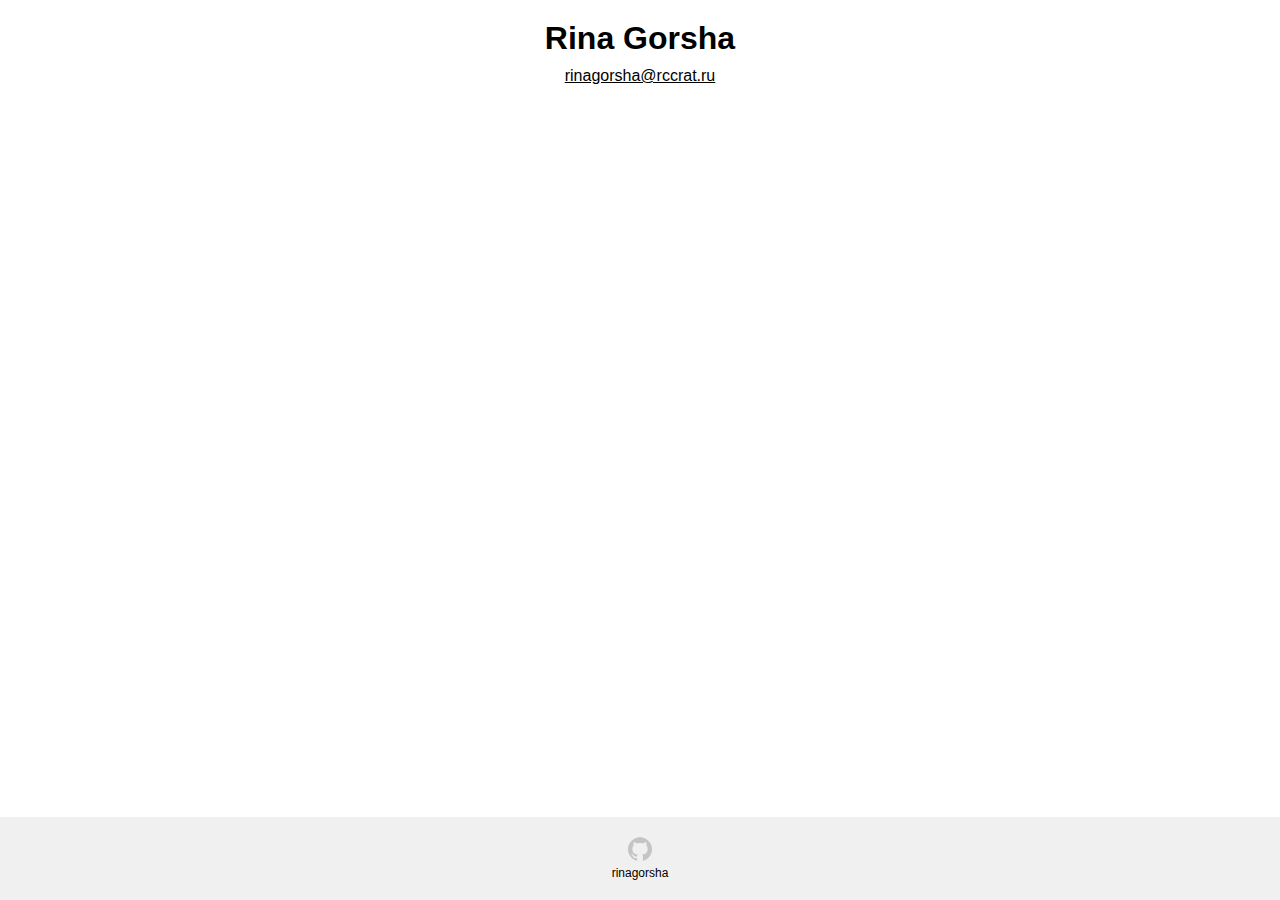
<file: index.html>
<html>

<head>
    <meta charset="UTF-8">
    <title>Pure CSS Tic-Tac-Toe</title>
    <meta name="viewport" content="width=device-width, initial-scale=1.0, maximum-scale=1.0, user-scalable=no">
    <link rel="stylesheet" href="/css/reset.css">
    <link rel="stylesheet" href="/css/style.css">
</head>

<body cz-shortcut-listen="true">
    <div class="canvas">
        <main class="main text-center">
            <h1 class="main-title">Rina Gorsha</h1>
            <a href="mailto:rinagorsha@rccrat.ru">rinagorsha@rccrat.ru</a>
        </main>
        <footer class="footer">
            <a href="https://github.com/rinagorsha/" title="show on github" class="contacts-item">
                <svg xmlns="http://www.w3.org/2000/svg" xmlns:xlink="http://www.w3.org/1999/xlink" viewBox="0 0 438.549 438.549" class="contacts-item__icon">
                    <path d="M409.132,114.573c-19.608-33.596-46.205-60.194-79.798-79.8C295.736,15.166,259.057,5.365,219.271,5.365   c-39.781,0-76.472,9.804-110.063,29.408c-33.596,19.605-60.192,46.204-79.8,79.8C9.803,148.168,0,184.854,0,224.63   c0,47.78,13.94,90.745,41.827,128.906c27.884,38.164,63.906,64.572,108.063,79.227c5.14,0.954,8.945,0.283,11.419-1.996   c2.475-2.282,3.711-5.14,3.711-8.562c0-0.571-0.049-5.708-0.144-15.417c-0.098-9.709-0.144-18.179-0.144-25.406l-6.567,1.136   c-4.187,0.767-9.469,1.092-15.846,1c-6.374-0.089-12.991-0.757-19.842-1.999c-6.854-1.231-13.229-4.086-19.13-8.559   c-5.898-4.473-10.085-10.328-12.56-17.556l-2.855-6.57c-1.903-4.374-4.899-9.233-8.992-14.559   c-4.093-5.331-8.232-8.945-12.419-10.848l-1.999-1.431c-1.332-0.951-2.568-2.098-3.711-3.429c-1.142-1.331-1.997-2.663-2.568-3.997   c-0.572-1.335-0.098-2.43,1.427-3.289c1.525-0.859,4.281-1.276,8.28-1.276l5.708,0.853c3.807,0.763,8.516,3.042,14.133,6.851   c5.614,3.806,10.229,8.754,13.846,14.842c4.38,7.806,9.657,13.754,15.846,17.847c6.184,4.093,12.419,6.136,18.699,6.136   c6.28,0,11.704-0.476,16.274-1.423c4.565-0.952,8.848-2.383,12.847-4.285c1.713-12.758,6.377-22.559,13.988-29.41   c-10.848-1.14-20.601-2.857-29.264-5.14c-8.658-2.286-17.605-5.996-26.835-11.14c-9.235-5.137-16.896-11.516-22.985-19.126   c-6.09-7.614-11.088-17.61-14.987-29.979c-3.901-12.374-5.852-26.648-5.852-42.826c0-23.035,7.52-42.637,22.557-58.817   c-7.044-17.318-6.379-36.732,1.997-58.24c5.52-1.715,13.706-0.428,24.554,3.853c10.85,4.283,18.794,7.952,23.84,10.994   c5.046,3.041,9.089,5.618,12.135,7.708c17.705-4.947,35.976-7.421,54.818-7.421s37.117,2.474,54.823,7.421l10.849-6.849   c7.419-4.57,16.18-8.758,26.262-12.565c10.088-3.805,17.802-4.853,23.134-3.138c8.562,21.509,9.325,40.922,2.279,58.24   c15.036,16.18,22.559,35.787,22.559,58.817c0,16.178-1.958,30.497-5.853,42.966c-3.9,12.471-8.941,22.457-15.125,29.979   c-6.191,7.521-13.901,13.85-23.131,18.986c-9.232,5.14-18.182,8.85-26.84,11.136c-8.662,2.286-18.415,4.004-29.263,5.146   c9.894,8.562,14.842,22.077,14.842,40.539v60.237c0,3.422,1.19,6.279,3.572,8.562c2.379,2.279,6.136,2.95,11.276,1.995   c44.163-14.653,80.185-41.062,108.068-79.226c27.88-38.161,41.825-81.126,41.825-128.906   C438.536,184.851,428.728,148.168,409.132,114.573z"/>
                </svg>
            </a>
            <div class="author">rinagorsha</div>
        </footer>
    </div>
</body>

</html>
</file>
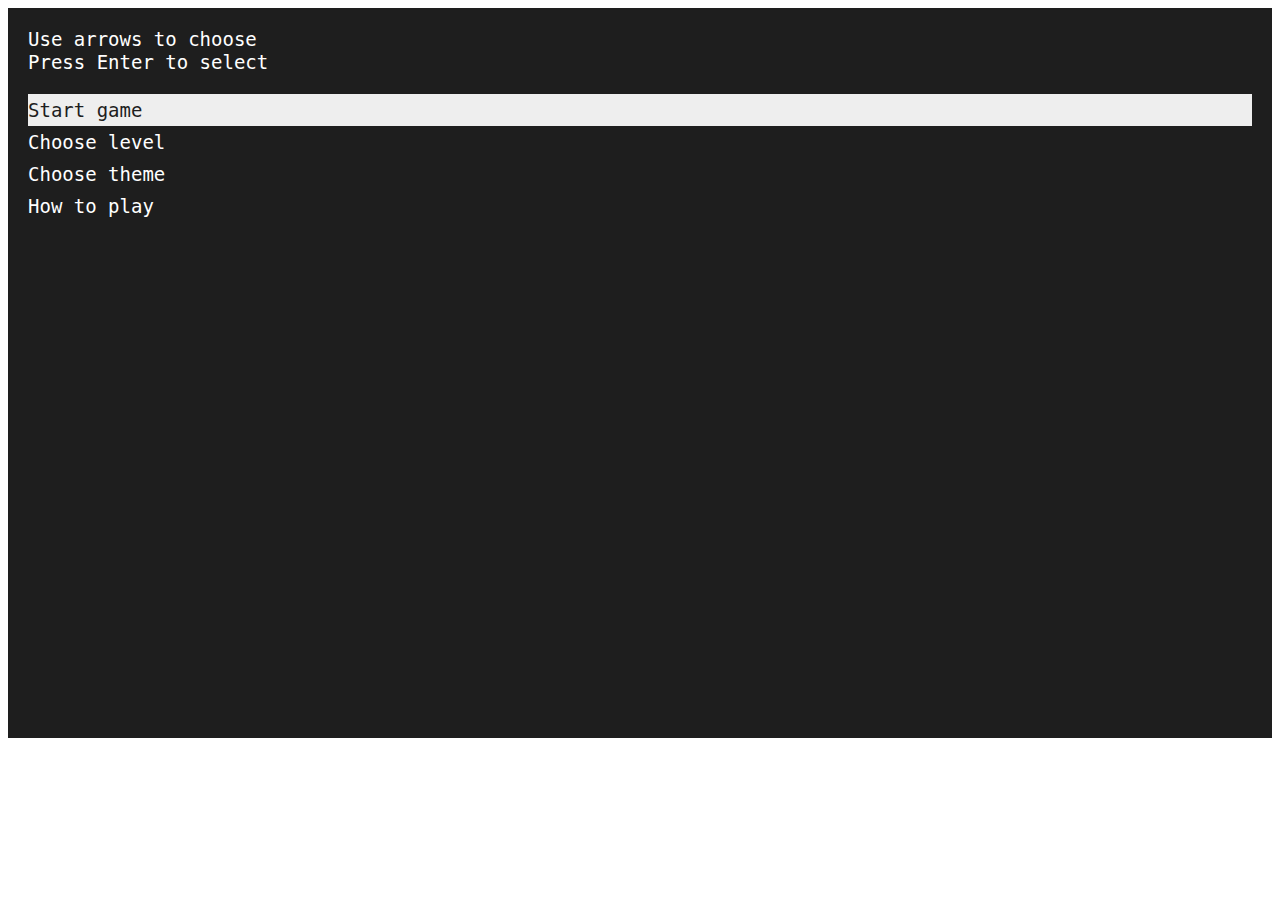
<file: sokoban/index.html>
<!DOCTYPE html>
<html>
  <head>
    <meta charset="UTF-8">
    <title>Sokoban</title>
    <meta name="viewport" content="width=device-width, initial-scale=1.0, maximum-scale=1.0, user-scalable=no">
    <link rel="shortcut icon" type="image/x-icon" href="images/favicon.ico">
    <link rel="stylesheet" href="css/all.css">
  </head>
  <body>
    <div class="console" data-console>
      <div class="console__screen" data-screen="mainmenu">
        <div class="console__title">Use arrows to choose<br>Press Enter to select</div>
        <div class="menu" data-menu="main">
          <div class="menu__item" data-action="game" data-level="1">Start game</div>
          <div class="menu__item" data-action="levels">Choose level</div>
          <div class="menu__item" data-action="theme">Choose theme</div>
          <div class="menu__item" data-action="info">How to play</div>
        </div>
      </div>
      <div class="console__screen hidden" data-screen="levels">
        <div class="console__title">Use arrows to choose<br>Press Enter to select</div>
        <div class="menu" data-menu="levels">
          <div class="menu__item" data-level="1" data-action="game">1</div>
          <div class="menu__item" data-level="2" data-action="game">2</div>
          <div class="menu__item" data-level="3" data-action="game">3</div>
          <div class="menu__item" data-level="4" data-action="game">4</div>
          <div class="menu__item" data-level="5" data-action="game">5</div>
          <div class="menu__item" data-level="6" data-action="game">6</div>
          <div class="menu__item" data-level="7" data-action="game">7</div>
          <div class="menu__item" data-level="8" data-action="game">8</div>
          <div class="menu__item" data-level="9" data-action="game">9</div>
          <div class="menu__item" data-level="10" data-action="game">10</div>
          <div class="menu__item" data-level="11" data-action="game">11</div>
          <div class="menu__item" data-level="12" data-action="game">12</div>
          <div class="menu__item" data-level="13" data-action="game">13</div>
          <div class="menu__item" data-level="14" data-action="game">14</div>
          <div class="menu__item" data-level="15" data-action="game">15</div>
          <div class="menu__item" data-level="16" data-action="game">16</div>
          <div class="menu__item" data-level="17" data-action="game">17</div>
          <div class="menu__item" data-level="18" data-action="game">18</div>
          <div class="menu__item" data-level="19" data-action="game">19</div>
          <div class="menu__item" data-level="20" data-action="game">20</div>
          <div class="menu__item" data-level="21" data-action="game">21</div>
          <div class="menu__item" data-level="22" data-action="game">22</div>
          <div class="menu__item" data-level="23" data-action="game">23</div>
          <div class="menu__item" data-level="24" data-action="game">24</div>
          <div class="menu__item" data-level="25" data-action="game">25</div>
          <div class="menu__item" data-level="26" data-action="game">26</div>
          <div class="menu__item" data-level="27" data-action="game">27</div>
          <div class="menu__item" data-level="28" data-action="game">28</div>
          <div class="menu__item" data-level="29" data-action="game">29</div>
          <div class="menu__item" data-level="30" data-action="game">30</div>
          <div class="menu__item" data-level="31" data-action="game">31</div>
          <div class="menu__item" data-level="32" data-action="game">32</div>
          <div class="menu__item" data-level="33" data-action="game">33</div>
          <div class="menu__item" data-level="34" data-action="game">34</div>
          <div class="menu__item" data-level="35" data-action="game">35</div>
          <div class="menu__item" data-level="36" data-action="game">36</div>
          <div class="menu__item" data-level="37" data-action="game">37</div>
          <div class="menu__item" data-level="38" data-action="game">38</div>
          <div class="menu__item" data-level="39" data-action="game">39</div>
          <div class="menu__item" data-level="40" data-action="game">40</div>
          <div class="menu__item" data-level="41" data-action="game">41</div>
          <div class="menu__item" data-level="42" data-action="game">42</div>
          <div class="menu__item" data-level="43" data-action="game">43</div>
          <div class="menu__item" data-level="44" data-action="game">44</div>
          <div class="menu__item" data-level="45" data-action="game">45</div>
          <div class="menu__item" data-level="46" data-action="game">46</div>
          <div class="menu__item" data-level="47" data-action="game">47</div>
          <div class="menu__item" data-level="48" data-action="game">48</div>
          <div class="menu__item" data-level="49" data-action="game">49</div>
          <div class="menu__item" data-level="50" data-action="game">50</div>
          <div class="menu__item" data-level="51" data-action="game">51</div>
          <div class="menu__item" data-level="52" data-action="game">52</div>
          <div class="menu__item" data-level="53" data-action="game">53</div>
          <div class="menu__item" data-level="54" data-action="game">54</div>
          <div class="menu__item" data-level="55" data-action="game">55</div>
          <div class="menu__item" data-level="56" data-action="game">56</div>
          <div class="menu__item" data-level="57" data-action="game">57</div>
          <div class="menu__item" data-level="58" data-action="game">58</div>
          <div class="menu__item" data-level="59" data-action="game">59</div>
          <div class="menu__item" data-level="60" data-action="game">60</div>
        </div>
      </div>
      <div class="console__screen hidden" data-screen="theme">
        <div class="console__title">Use arrows to choose<br>Press Enter to select</div>
        <div class="menu" data-menu="theme">
          <div class="menu__item" data-action="mainmenu" data-theme="symbols">Symbols @</div>
          <div class="menu__item" data-action="mainmenu" data-theme="programer">
            Programmer
             <span class="icon">&#x0055;</span>
          </div>
          <div class="menu__item" data-action="mainmenu" data-theme="christmas">
            Christmas
             <span class="icon">&#x0047;</span>
          </div>
          <div class="menu__item" data-action="mainmenu" data-theme="postman">
            Postman
             <span class="icon">&#x0052;</span>
          </div>
          <div class="menu__item" data-action="mainmenu" data-theme="farm">
            Farm
             <span class="icon">&#x004e;</span>
          </div>
          <div class="menu__item" data-action="mainmenu" data-theme="ufo">
            UFO
             <span class="icon">&#x004f;</span>
          </div>
        </div>
      </div>
      <div class="console__screen hidden" data-screen="info">
        <div class="console__title">Press Esc to exit to menu</div>
        <div>
          The player may move horizontally or vertically onto empty squares. The player can also move a box.
          Boxes may not be pushed into other boxes, and they cannot be pulled.<br>The puzzle is solved when all boxes are at storage locations.<br><br>Use Ctrl + Z to undo last move. You can undo 1000 moves.<br>Press R to restart level.<br><br><span class="icon" id="js-icon-player">@ </span> — player<br><span class="icon" id="js-icon-target">. </span> — target<br><span class="icon" id="js-icon-item">+ </span> — item<br><span class="icon" id="js-icon-active">& </span> — active item<br><span class="icon" id="js-icon-wall">X </span> — wall
        </div>
      </div>
      <div class="console__screen hidden" data-screen="game">
        <div class="console__title">Use arrows to move. Press R to restart level<br>Use Ctrl + Z to undo<br>Press Esc to exit to menu and reset all your progress</div>
        <div class="console__title">Level <span id="js-sokoban-level">1</span>
          <div class="console-stats"><span class="console-stats__item">Moves <span id="js-sokoban-moves">0</span></span><span class="console-stats__item">Pushes <span id="js-sokoban-pushes">0</span></span><span class="console-stats__item">Time <span id="js-sokoban-time">00:00:00</span></span></div>
        </div>
        <div class="console__canvas" id="js-sokoban-canvas"></div>
        <div class="console__footer hidden" id="js-socoban-win">Level complete!<br>Press Enter for next level</div>
        <div class="console__footer hidden" id="js-socoban-finish">Congratulations!<br>You have finished all levels! Press Esc to exit to menu</div>
      </div>
    </div>
    <script src="js/all.js" async></script>
  </body>
</html>
</file>
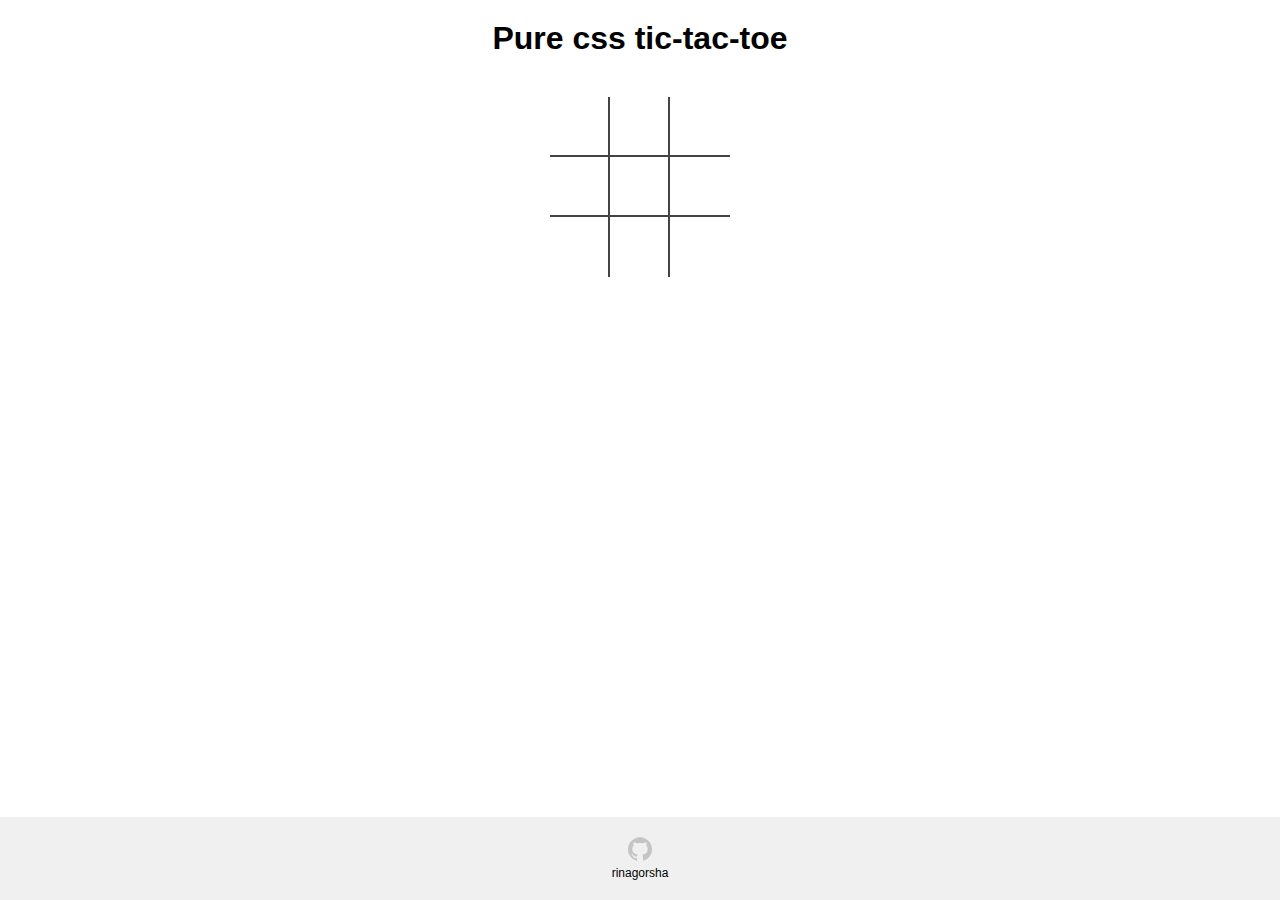
<file: tic-tac-toe/index.html>
<html>

<head>
    <meta charset="UTF-8">
    <title>Pure CSS Tic-Tac-Toe</title>
    <meta name="viewport" content="width=device-width, initial-scale=1.0, maximum-scale=1.0, user-scalable=no">
    <link rel="stylesheet" href="/css/reset.css">
    <link rel="stylesheet" href="/css/style.css">
    <link rel="stylesheet" href="css/tic-tac-toe.css">
    <link rel="stylesheet" href="css/style.css">
</head>

<body cz-shortcut-listen="true">
    <div class="canvas">
        <main class="main">
            <section class="tic-tac">
                <h1>Pure css tic-tac-toe</h1>
                <div class="tic-tac__grid">
                    <input class="tic-tac__input tic-tac__input--turn-0 tic-tac__input--0 tic-tac__input--tic" type="radio" id="turn-0_cell-0_name-tic" name="turn-0_cell-0">
                    <input class="tic-tac__input tic-tac__input--turn-1 tic-tac__input--0 tic-tac__input--tac" type="radio" id="turn-1_cell-0_name-tac" name="turn-1_cell-0">
                    <input class="tic-tac__input tic-tac__input--turn-2 tic-tac__input--0 tic-tac__input--tic" type="radio" id="turn-2_cell-0_name-tic" name="turn-2_cell-0">
                    <input class="tic-tac__input tic-tac__input--turn-3 tic-tac__input--0 tic-tac__input--tac" type="radio" id="turn-3_cell-0_name-tac" name="turn-3_cell-0">
                    <input class="tic-tac__input tic-tac__input--turn-4 tic-tac__input--0 tic-tac__input--tic" type="radio" id="turn-4_cell-0_name-tic" name="turn-4_cell-0">
                    <input class="tic-tac__input tic-tac__input--turn-5 tic-tac__input--0 tic-tac__input--tac" type="radio" id="turn-5_cell-0_name-tac" name="turn-5_cell-0">
                    <input class="tic-tac__input tic-tac__input--turn-6 tic-tac__input--0 tic-tac__input--tic" type="radio" id="turn-6_cell-0_name-tic" name="turn-6_cell-0">
                    <input class="tic-tac__input tic-tac__input--turn-7 tic-tac__input--0 tic-tac__input--tac" type="radio" id="turn-7_cell-0_name-tac" name="turn-7_cell-0">
                    <input class="tic-tac__input tic-tac__input--turn-8 tic-tac__input--0 tic-tac__input--tic" type="radio" id="turn-8_cell-0_name-tic" name="turn-8_cell-0">
                    <input class="tic-tac__input tic-tac__input--turn-0 tic-tac__input--1 tic-tac__input--tic" type="radio" id="turn-0_cell-1_name-tic" name="turn-0_cell-1">
                    <input class="tic-tac__input tic-tac__input--turn-1 tic-tac__input--1 tic-tac__input--tac" type="radio" id="turn-1_cell-1_name-tac" name="turn-1_cell-1">
                    <input class="tic-tac__input tic-tac__input--turn-2 tic-tac__input--1 tic-tac__input--tic" type="radio" id="turn-2_cell-1_name-tic" name="turn-2_cell-1">
                    <input class="tic-tac__input tic-tac__input--turn-3 tic-tac__input--1 tic-tac__input--tac" type="radio" id="turn-3_cell-1_name-tac" name="turn-3_cell-1">
                    <input class="tic-tac__input tic-tac__input--turn-4 tic-tac__input--1 tic-tac__input--tic" type="radio" id="turn-4_cell-1_name-tic" name="turn-4_cell-1">
                    <input class="tic-tac__input tic-tac__input--turn-5 tic-tac__input--1 tic-tac__input--tac" type="radio" id="turn-5_cell-1_name-tac" name="turn-5_cell-1">
                    <input class="tic-tac__input tic-tac__input--turn-6 tic-tac__input--1 tic-tac__input--tic" type="radio" id="turn-6_cell-1_name-tic" name="turn-6_cell-1">
                    <input class="tic-tac__input tic-tac__input--turn-7 tic-tac__input--1 tic-tac__input--tac" type="radio" id="turn-7_cell-1_name-tac" name="turn-7_cell-1">
                    <input class="tic-tac__input tic-tac__input--turn-8 tic-tac__input--1 tic-tac__input--tic" type="radio" id="turn-8_cell-1_name-tic" name="turn-8_cell-1">
                    <input class="tic-tac__input tic-tac__input--turn-0 tic-tac__input--2 tic-tac__input--tic" type="radio" id="turn-0_cell-2_name-tic" name="turn-0_cell-2">
                    <input class="tic-tac__input tic-tac__input--turn-1 tic-tac__input--2 tic-tac__input--tac" type="radio" id="turn-1_cell-2_name-tac" name="turn-1_cell-2">
                    <input class="tic-tac__input tic-tac__input--turn-2 tic-tac__input--2 tic-tac__input--tic" type="radio" id="turn-2_cell-2_name-tic" name="turn-2_cell-2">
                    <input class="tic-tac__input tic-tac__input--turn-3 tic-tac__input--2 tic-tac__input--tac" type="radio" id="turn-3_cell-2_name-tac" name="turn-3_cell-2">
                    <input class="tic-tac__input tic-tac__input--turn-4 tic-tac__input--2 tic-tac__input--tic" type="radio" id="turn-4_cell-2_name-tic" name="turn-4_cell-2">
                    <input class="tic-tac__input tic-tac__input--turn-5 tic-tac__input--2 tic-tac__input--tac" type="radio" id="turn-5_cell-2_name-tac" name="turn-5_cell-2">
                    <input class="tic-tac__input tic-tac__input--turn-6 tic-tac__input--2 tic-tac__input--tic" type="radio" id="turn-6_cell-2_name-tic" name="turn-6_cell-2">
                    <input class="tic-tac__input tic-tac__input--turn-7 tic-tac__input--2 tic-tac__input--tac" type="radio" id="turn-7_cell-2_name-tac" name="turn-7_cell-2">
                    <input class="tic-tac__input tic-tac__input--turn-8 tic-tac__input--2 tic-tac__input--tic" type="radio" id="turn-8_cell-2_name-tic" name="turn-8_cell-2">
                    <input class="tic-tac__input tic-tac__input--turn-0 tic-tac__input--3 tic-tac__input--tic" type="radio" id="turn-0_cell-3_name-tic" name="turn-0_cell-3">
                    <input class="tic-tac__input tic-tac__input--turn-1 tic-tac__input--3 tic-tac__input--tac" type="radio" id="turn-1_cell-3_name-tac" name="turn-1_cell-3">
                    <input class="tic-tac__input tic-tac__input--turn-2 tic-tac__input--3 tic-tac__input--tic" type="radio" id="turn-2_cell-3_name-tic" name="turn-2_cell-3">
                    <input class="tic-tac__input tic-tac__input--turn-3 tic-tac__input--3 tic-tac__input--tac" type="radio" id="turn-3_cell-3_name-tac" name="turn-3_cell-3">
                    <input class="tic-tac__input tic-tac__input--turn-4 tic-tac__input--3 tic-tac__input--tic" type="radio" id="turn-4_cell-3_name-tic" name="turn-4_cell-3">
                    <input class="tic-tac__input tic-tac__input--turn-5 tic-tac__input--3 tic-tac__input--tac" type="radio" id="turn-5_cell-3_name-tac" name="turn-5_cell-3">
                    <input class="tic-tac__input tic-tac__input--turn-6 tic-tac__input--3 tic-tac__input--tic" type="radio" id="turn-6_cell-3_name-tic" name="turn-6_cell-3">
                    <input class="tic-tac__input tic-tac__input--turn-7 tic-tac__input--3 tic-tac__input--tac" type="radio" id="turn-7_cell-3_name-tac" name="turn-7_cell-3">
                    <input class="tic-tac__input tic-tac__input--turn-8 tic-tac__input--3 tic-tac__input--tic" type="radio" id="turn-8_cell-3_name-tic" name="turn-8_cell-3">
                    <input class="tic-tac__input tic-tac__input--turn-0 tic-tac__input--4 tic-tac__input--tic" type="radio" id="turn-0_cell-4_name-tic" name="turn-0_cell-4">
                    <input class="tic-tac__input tic-tac__input--turn-1 tic-tac__input--4 tic-tac__input--tac" type="radio" id="turn-1_cell-4_name-tac" name="turn-1_cell-4">
                    <input class="tic-tac__input tic-tac__input--turn-2 tic-tac__input--4 tic-tac__input--tic" type="radio" id="turn-2_cell-4_name-tic" name="turn-2_cell-4">
                    <input class="tic-tac__input tic-tac__input--turn-3 tic-tac__input--4 tic-tac__input--tac" type="radio" id="turn-3_cell-4_name-tac" name="turn-3_cell-4">
                    <input class="tic-tac__input tic-tac__input--turn-4 tic-tac__input--4 tic-tac__input--tic" type="radio" id="turn-4_cell-4_name-tic" name="turn-4_cell-4">
                    <input class="tic-tac__input tic-tac__input--turn-5 tic-tac__input--4 tic-tac__input--tac" type="radio" id="turn-5_cell-4_name-tac" name="turn-5_cell-4">
                    <input class="tic-tac__input tic-tac__input--turn-6 tic-tac__input--4 tic-tac__input--tic" type="radio" id="turn-6_cell-4_name-tic" name="turn-6_cell-4">
                    <input class="tic-tac__input tic-tac__input--turn-7 tic-tac__input--4 tic-tac__input--tac" type="radio" id="turn-7_cell-4_name-tac" name="turn-7_cell-4">
                    <input class="tic-tac__input tic-tac__input--turn-8 tic-tac__input--4 tic-tac__input--tic" type="radio" id="turn-8_cell-4_name-tic" name="turn-8_cell-4">
                    <input class="tic-tac__input tic-tac__input--turn-0 tic-tac__input--5 tic-tac__input--tic" type="radio" id="turn-0_cell-5_name-tic" name="turn-0_cell-5">
                    <input class="tic-tac__input tic-tac__input--turn-1 tic-tac__input--5 tic-tac__input--tac" type="radio" id="turn-1_cell-5_name-tac" name="turn-1_cell-5">
                    <input class="tic-tac__input tic-tac__input--turn-2 tic-tac__input--5 tic-tac__input--tic" type="radio" id="turn-2_cell-5_name-tic" name="turn-2_cell-5">
                    <input class="tic-tac__input tic-tac__input--turn-3 tic-tac__input--5 tic-tac__input--tac" type="radio" id="turn-3_cell-5_name-tac" name="turn-3_cell-5">
                    <input class="tic-tac__input tic-tac__input--turn-4 tic-tac__input--5 tic-tac__input--tic" type="radio" id="turn-4_cell-5_name-tic" name="turn-4_cell-5">
                    <input class="tic-tac__input tic-tac__input--turn-5 tic-tac__input--5 tic-tac__input--tac" type="radio" id="turn-5_cell-5_name-tac" name="turn-5_cell-5">
                    <input class="tic-tac__input tic-tac__input--turn-6 tic-tac__input--5 tic-tac__input--tic" type="radio" id="turn-6_cell-5_name-tic" name="turn-6_cell-5">
                    <input class="tic-tac__input tic-tac__input--turn-7 tic-tac__input--5 tic-tac__input--tac" type="radio" id="turn-7_cell-5_name-tac" name="turn-7_cell-5">
                    <input class="tic-tac__input tic-tac__input--turn-8 tic-tac__input--5 tic-tac__input--tic" type="radio" id="turn-8_cell-5_name-tic" name="turn-8_cell-5">
                    <input class="tic-tac__input tic-tac__input--turn-0 tic-tac__input--6 tic-tac__input--tic" type="radio" id="turn-0_cell-6_name-tic" name="turn-0_cell-6">
                    <input class="tic-tac__input tic-tac__input--turn-1 tic-tac__input--6 tic-tac__input--tac" type="radio" id="turn-1_cell-6_name-tac" name="turn-1_cell-6">
                    <input class="tic-tac__input tic-tac__input--turn-2 tic-tac__input--6 tic-tac__input--tic" type="radio" id="turn-2_cell-6_name-tic" name="turn-2_cell-6">
                    <input class="tic-tac__input tic-tac__input--turn-3 tic-tac__input--6 tic-tac__input--tac" type="radio" id="turn-3_cell-6_name-tac" name="turn-3_cell-6">
                    <input class="tic-tac__input tic-tac__input--turn-4 tic-tac__input--6 tic-tac__input--tic" type="radio" id="turn-4_cell-6_name-tic" name="turn-4_cell-6">
                    <input class="tic-tac__input tic-tac__input--turn-5 tic-tac__input--6 tic-tac__input--tac" type="radio" id="turn-5_cell-6_name-tac" name="turn-5_cell-6">
                    <input class="tic-tac__input tic-tac__input--turn-6 tic-tac__input--6 tic-tac__input--tic" type="radio" id="turn-6_cell-6_name-tic" name="turn-6_cell-6">
                    <input class="tic-tac__input tic-tac__input--turn-7 tic-tac__input--6 tic-tac__input--tac" type="radio" id="turn-7_cell-6_name-tac" name="turn-7_cell-6">
                    <input class="tic-tac__input tic-tac__input--turn-8 tic-tac__input--6 tic-tac__input--tic" type="radio" id="turn-8_cell-6_name-tic" name="turn-8_cell-6">
                    <input class="tic-tac__input tic-tac__input--turn-0 tic-tac__input--7 tic-tac__input--tic" type="radio" id="turn-0_cell-7_name-tic" name="turn-0_cell-7">
                    <input class="tic-tac__input tic-tac__input--turn-1 tic-tac__input--7 tic-tac__input--tac" type="radio" id="turn-1_cell-7_name-tac" name="turn-1_cell-7">
                    <input class="tic-tac__input tic-tac__input--turn-2 tic-tac__input--7 tic-tac__input--tic" type="radio" id="turn-2_cell-7_name-tic" name="turn-2_cell-7">
                    <input class="tic-tac__input tic-tac__input--turn-3 tic-tac__input--7 tic-tac__input--tac" type="radio" id="turn-3_cell-7_name-tac" name="turn-3_cell-7">
                    <input class="tic-tac__input tic-tac__input--turn-4 tic-tac__input--7 tic-tac__input--tic" type="radio" id="turn-4_cell-7_name-tic" name="turn-4_cell-7">
                    <input class="tic-tac__input tic-tac__input--turn-5 tic-tac__input--7 tic-tac__input--tac" type="radio" id="turn-5_cell-7_name-tac" name="turn-5_cell-7">
                    <input class="tic-tac__input tic-tac__input--turn-6 tic-tac__input--7 tic-tac__input--tic" type="radio" id="turn-6_cell-7_name-tic" name="turn-6_cell-7">
                    <input class="tic-tac__input tic-tac__input--turn-7 tic-tac__input--7 tic-tac__input--tac" type="radio" id="turn-7_cell-7_name-tac" name="turn-7_cell-7">
                    <input class="tic-tac__input tic-tac__input--turn-8 tic-tac__input--7 tic-tac__input--tic" type="radio" id="turn-8_cell-7_name-tic" name="turn-8_cell-7">
                    <input class="tic-tac__input tic-tac__input--turn-0 tic-tac__input--8 tic-tac__input--tic" type="radio" id="turn-0_cell-8_name-tic" name="turn-0_cell-8">
                    <input class="tic-tac__input tic-tac__input--turn-1 tic-tac__input--8 tic-tac__input--tac" type="radio" id="turn-1_cell-8_name-tac" name="turn-1_cell-8">
                    <input class="tic-tac__input tic-tac__input--turn-2 tic-tac__input--8 tic-tac__input--tic" type="radio" id="turn-2_cell-8_name-tic" name="turn-2_cell-8">
                    <input class="tic-tac__input tic-tac__input--turn-3 tic-tac__input--8 tic-tac__input--tac" type="radio" id="turn-3_cell-8_name-tac" name="turn-3_cell-8">
                    <input class="tic-tac__input tic-tac__input--turn-4 tic-tac__input--8 tic-tac__input--tic" type="radio" id="turn-4_cell-8_name-tic" name="turn-4_cell-8">
                    <input class="tic-tac__input tic-tac__input--turn-5 tic-tac__input--8 tic-tac__input--tac" type="radio" id="turn-5_cell-8_name-tac" name="turn-5_cell-8">
                    <input class="tic-tac__input tic-tac__input--turn-6 tic-tac__input--8 tic-tac__input--tic" type="radio" id="turn-6_cell-8_name-tic" name="turn-6_cell-8">
                    <input class="tic-tac__input tic-tac__input--turn-7 tic-tac__input--8 tic-tac__input--tac" type="radio" id="turn-7_cell-8_name-tac" name="turn-7_cell-8">
                    <input class="tic-tac__input tic-tac__input--turn-8 tic-tac__input--8 tic-tac__input--tic" type="radio" id="turn-8_cell-8_name-tic" name="turn-8_cell-8">
                    <!-- turn 0 -->
                    <label class="tic-tac__cell tic-tac__cell--0 tic-tac__cell--turn-0 tic-tac__cell--tic" for="turn-0_cell-0_name-tic"></label>
                    <label class="tic-tac__cell tic-tac__cell--1 tic-tac__cell--turn-0 tic-tac__cell--tic" for="turn-0_cell-1_name-tic"></label>
                    <label class="tic-tac__cell tic-tac__cell--2 tic-tac__cell--turn-0 tic-tac__cell--tic" for="turn-0_cell-2_name-tic"></label>
                    <label class="tic-tac__cell tic-tac__cell--3 tic-tac__cell--turn-0 tic-tac__cell--tic" for="turn-0_cell-3_name-tic"></label>
                    <label class="tic-tac__cell tic-tac__cell--4 tic-tac__cell--turn-0 tic-tac__cell--tic" for="turn-0_cell-4_name-tic"></label>
                    <label class="tic-tac__cell tic-tac__cell--5 tic-tac__cell--turn-0 tic-tac__cell--tic" for="turn-0_cell-5_name-tic"></label>
                    <label class="tic-tac__cell tic-tac__cell--6 tic-tac__cell--turn-0 tic-tac__cell--tic" for="turn-0_cell-6_name-tic"></label>
                    <label class="tic-tac__cell tic-tac__cell--7 tic-tac__cell--turn-0 tic-tac__cell--tic" for="turn-0_cell-7_name-tic"></label>
                    <label class="tic-tac__cell tic-tac__cell--8 tic-tac__cell--turn-0 tic-tac__cell--tic" for="turn-0_cell-8_name-tic"></label>
                    <!-- turn 1 -->
                    <label class="tic-tac__cell tic-tac__cell--0 tic-tac__cell--turn-1 tic-tac__cell--tac" for="turn-1_cell-0_name-tac"></label>
                    <label class="tic-tac__cell tic-tac__cell--1 tic-tac__cell--turn-1 tic-tac__cell--tac" for="turn-1_cell-1_name-tac"></label>
                    <label class="tic-tac__cell tic-tac__cell--2 tic-tac__cell--turn-1 tic-tac__cell--tac" for="turn-1_cell-2_name-tac"></label>
                    <label class="tic-tac__cell tic-tac__cell--3 tic-tac__cell--turn-1 tic-tac__cell--tac" for="turn-1_cell-3_name-tac"></label>
                    <label class="tic-tac__cell tic-tac__cell--4 tic-tac__cell--turn-1 tic-tac__cell--tac" for="turn-1_cell-4_name-tac"></label>
                    <label class="tic-tac__cell tic-tac__cell--5 tic-tac__cell--turn-1 tic-tac__cell--tac" for="turn-1_cell-5_name-tac"></label>
                    <label class="tic-tac__cell tic-tac__cell--6 tic-tac__cell--turn-1 tic-tac__cell--tac" for="turn-1_cell-6_name-tac"></label>
                    <label class="tic-tac__cell tic-tac__cell--7 tic-tac__cell--turn-1 tic-tac__cell--tac" for="turn-1_cell-7_name-tac"></label>
                    <label class="tic-tac__cell tic-tac__cell--8 tic-tac__cell--turn-1 tic-tac__cell--tac" for="turn-1_cell-8_name-tac"></label>
                    <!-- turn 2 -->
                    <label class="tic-tac__cell tic-tac__cell--0 tic-tac__cell--turn-2 tic-tac__cell--tic" for="turn-2_cell-0_name-tic"></label>
                    <label class="tic-tac__cell tic-tac__cell--1 tic-tac__cell--turn-2 tic-tac__cell--tic" for="turn-2_cell-1_name-tic"></label>
                    <label class="tic-tac__cell tic-tac__cell--2 tic-tac__cell--turn-2 tic-tac__cell--tic" for="turn-2_cell-2_name-tic"></label>
                    <label class="tic-tac__cell tic-tac__cell--3 tic-tac__cell--turn-2 tic-tac__cell--tic" for="turn-2_cell-3_name-tic"></label>
                    <label class="tic-tac__cell tic-tac__cell--4 tic-tac__cell--turn-2 tic-tac__cell--tic" for="turn-2_cell-4_name-tic"></label>
                    <label class="tic-tac__cell tic-tac__cell--5 tic-tac__cell--turn-2 tic-tac__cell--tic" for="turn-2_cell-5_name-tic"></label>
                    <label class="tic-tac__cell tic-tac__cell--6 tic-tac__cell--turn-2 tic-tac__cell--tic" for="turn-2_cell-6_name-tic"></label>
                    <label class="tic-tac__cell tic-tac__cell--7 tic-tac__cell--turn-2 tic-tac__cell--tic" for="turn-2_cell-7_name-tic"></label>
                    <label class="tic-tac__cell tic-tac__cell--8 tic-tac__cell--turn-2 tic-tac__cell--tic" for="turn-2_cell-8_name-tic"></label>
                    <!-- turn 3 -->
                    <label class="tic-tac__cell tic-tac__cell--0 tic-tac__cell--turn-3 tic-tac__cell--tac" for="turn-3_cell-0_name-tac"></label>
                    <label class="tic-tac__cell tic-tac__cell--1 tic-tac__cell--turn-3 tic-tac__cell--tac" for="turn-3_cell-1_name-tac"></label>
                    <label class="tic-tac__cell tic-tac__cell--2 tic-tac__cell--turn-3 tic-tac__cell--tac" for="turn-3_cell-2_name-tac"></label>
                    <label class="tic-tac__cell tic-tac__cell--3 tic-tac__cell--turn-3 tic-tac__cell--tac" for="turn-3_cell-3_name-tac"></label>
                    <label class="tic-tac__cell tic-tac__cell--4 tic-tac__cell--turn-3 tic-tac__cell--tac" for="turn-3_cell-4_name-tac"></label>
                    <label class="tic-tac__cell tic-tac__cell--5 tic-tac__cell--turn-3 tic-tac__cell--tac" for="turn-3_cell-5_name-tac"></label>
                    <label class="tic-tac__cell tic-tac__cell--6 tic-tac__cell--turn-3 tic-tac__cell--tac" for="turn-3_cell-6_name-tac"></label>
                    <label class="tic-tac__cell tic-tac__cell--7 tic-tac__cell--turn-3 tic-tac__cell--tac" for="turn-3_cell-7_name-tac"></label>
                    <label class="tic-tac__cell tic-tac__cell--8 tic-tac__cell--turn-3 tic-tac__cell--tac" for="turn-3_cell-8_name-tac"></label>
                    <!-- turn 4 -->
                    <label class="tic-tac__cell tic-tac__cell--0 tic-tac__cell--turn-4 tic-tac__cell--tic" for="turn-4_cell-0_name-tic"></label>
                    <label class="tic-tac__cell tic-tac__cell--1 tic-tac__cell--turn-4 tic-tac__cell--tic" for="turn-4_cell-1_name-tic"></label>
                    <label class="tic-tac__cell tic-tac__cell--2 tic-tac__cell--turn-4 tic-tac__cell--tic" for="turn-4_cell-2_name-tic"></label>
                    <label class="tic-tac__cell tic-tac__cell--3 tic-tac__cell--turn-4 tic-tac__cell--tic" for="turn-4_cell-3_name-tic"></label>
                    <label class="tic-tac__cell tic-tac__cell--4 tic-tac__cell--turn-4 tic-tac__cell--tic" for="turn-4_cell-4_name-tic"></label>
                    <label class="tic-tac__cell tic-tac__cell--5 tic-tac__cell--turn-4 tic-tac__cell--tic" for="turn-4_cell-5_name-tic"></label>
                    <label class="tic-tac__cell tic-tac__cell--6 tic-tac__cell--turn-4 tic-tac__cell--tic" for="turn-4_cell-6_name-tic"></label>
                    <label class="tic-tac__cell tic-tac__cell--7 tic-tac__cell--turn-4 tic-tac__cell--tic" for="turn-4_cell-7_name-tic"></label>
                    <label class="tic-tac__cell tic-tac__cell--8 tic-tac__cell--turn-4 tic-tac__cell--tic" for="turn-4_cell-8_name-tic"></label>
                    <!-- turn 5 -->
                    <label class="tic-tac__cell tic-tac__cell--0 tic-tac__cell--turn-5 tic-tac__cell--tac" for="turn-5_cell-0_name-tac"></label>
                    <label class="tic-tac__cell tic-tac__cell--1 tic-tac__cell--turn-5 tic-tac__cell--tac" for="turn-5_cell-1_name-tac"></label>
                    <label class="tic-tac__cell tic-tac__cell--2 tic-tac__cell--turn-5 tic-tac__cell--tac" for="turn-5_cell-2_name-tac"></label>
                    <label class="tic-tac__cell tic-tac__cell--3 tic-tac__cell--turn-5 tic-tac__cell--tac" for="turn-5_cell-3_name-tac"></label>
                    <label class="tic-tac__cell tic-tac__cell--4 tic-tac__cell--turn-5 tic-tac__cell--tac" for="turn-5_cell-4_name-tac"></label>
                    <label class="tic-tac__cell tic-tac__cell--5 tic-tac__cell--turn-5 tic-tac__cell--tac" for="turn-5_cell-5_name-tac"></label>
                    <label class="tic-tac__cell tic-tac__cell--6 tic-tac__cell--turn-5 tic-tac__cell--tac" for="turn-5_cell-6_name-tac"></label>
                    <label class="tic-tac__cell tic-tac__cell--7 tic-tac__cell--turn-5 tic-tac__cell--tac" for="turn-5_cell-7_name-tac"></label>
                    <label class="tic-tac__cell tic-tac__cell--8 tic-tac__cell--turn-5 tic-tac__cell--tac" for="turn-5_cell-8_name-tac"></label>
                    <!-- turn 6 -->
                    <label class="tic-tac__cell tic-tac__cell--0 tic-tac__cell--turn-6 tic-tac__cell--tic" for="turn-6_cell-0_name-tic"></label>
                    <label class="tic-tac__cell tic-tac__cell--1 tic-tac__cell--turn-6 tic-tac__cell--tic" for="turn-6_cell-1_name-tic"></label>
                    <label class="tic-tac__cell tic-tac__cell--2 tic-tac__cell--turn-6 tic-tac__cell--tic" for="turn-6_cell-2_name-tic"></label>
                    <label class="tic-tac__cell tic-tac__cell--3 tic-tac__cell--turn-6 tic-tac__cell--tic" for="turn-6_cell-3_name-tic"></label>
                    <label class="tic-tac__cell tic-tac__cell--4 tic-tac__cell--turn-6 tic-tac__cell--tic" for="turn-6_cell-4_name-tic"></label>
                    <label class="tic-tac__cell tic-tac__cell--5 tic-tac__cell--turn-6 tic-tac__cell--tic" for="turn-6_cell-5_name-tic"></label>
                    <label class="tic-tac__cell tic-tac__cell--6 tic-tac__cell--turn-6 tic-tac__cell--tic" for="turn-6_cell-6_name-tic"></label>
                    <label class="tic-tac__cell tic-tac__cell--7 tic-tac__cell--turn-6 tic-tac__cell--tic" for="turn-6_cell-7_name-tic"></label>
                    <label class="tic-tac__cell tic-tac__cell--8 tic-tac__cell--turn-6 tic-tac__cell--tic" for="turn-6_cell-8_name-tic"></label>
                    <!-- turn 7 -->
                    <label class="tic-tac__cell tic-tac__cell--0 tic-tac__cell--turn-7 tic-tac__cell--tac" for="turn-7_cell-0_name-tac"></label>
                    <label class="tic-tac__cell tic-tac__cell--1 tic-tac__cell--turn-7 tic-tac__cell--tac" for="turn-7_cell-1_name-tac"></label>
                    <label class="tic-tac__cell tic-tac__cell--2 tic-tac__cell--turn-7 tic-tac__cell--tac" for="turn-7_cell-2_name-tac"></label>
                    <label class="tic-tac__cell tic-tac__cell--3 tic-tac__cell--turn-7 tic-tac__cell--tac" for="turn-7_cell-3_name-tac"></label>
                    <label class="tic-tac__cell tic-tac__cell--4 tic-tac__cell--turn-7 tic-tac__cell--tac" for="turn-7_cell-4_name-tac"></label>
                    <label class="tic-tac__cell tic-tac__cell--5 tic-tac__cell--turn-7 tic-tac__cell--tac" for="turn-7_cell-5_name-tac"></label>
                    <label class="tic-tac__cell tic-tac__cell--6 tic-tac__cell--turn-7 tic-tac__cell--tac" for="turn-7_cell-6_name-tac"></label>
                    <label class="tic-tac__cell tic-tac__cell--7 tic-tac__cell--turn-7 tic-tac__cell--tac" for="turn-7_cell-7_name-tac"></label>
                    <label class="tic-tac__cell tic-tac__cell--8 tic-tac__cell--turn-7 tic-tac__cell--tac" for="turn-7_cell-8_name-tac"></label>
                    <!-- turn 8 -->
                    <label class="tic-tac__cell tic-tac__cell--0 tic-tac__cell--turn-8 tic-tac__cell--tic" for="turn-8_cell-0_name-tic"></label>
                    <label class="tic-tac__cell tic-tac__cell--1 tic-tac__cell--turn-8 tic-tac__cell--tic" for="turn-8_cell-1_name-tic"></label>
                    <label class="tic-tac__cell tic-tac__cell--2 tic-tac__cell--turn-8 tic-tac__cell--tic" for="turn-8_cell-2_name-tic"></label>
                    <label class="tic-tac__cell tic-tac__cell--3 tic-tac__cell--turn-8 tic-tac__cell--tic" for="turn-8_cell-3_name-tic"></label>
                    <label class="tic-tac__cell tic-tac__cell--4 tic-tac__cell--turn-8 tic-tac__cell--tic" for="turn-8_cell-4_name-tic"></label>
                    <label class="tic-tac__cell tic-tac__cell--5 tic-tac__cell--turn-8 tic-tac__cell--tic" for="turn-8_cell-5_name-tic"></label>
                    <label class="tic-tac__cell tic-tac__cell--6 tic-tac__cell--turn-8 tic-tac__cell--tic" for="turn-8_cell-6_name-tic"></label>
                    <label class="tic-tac__cell tic-tac__cell--7 tic-tac__cell--turn-8 tic-tac__cell--tic" for="turn-8_cell-7_name-tic"></label>
                    <label class="tic-tac__cell tic-tac__cell--8 tic-tac__cell--turn-8 tic-tac__cell--tic" for="turn-8_cell-8_name-tic"></label>
                    <div class="tic-tac-gameover">
                        <div class="tic-tac-gameover__score tic-tac-gameover__score--win">Game over</div>
                        <div class="tic-tac-gameover__score tic-tac-gameover__score--draw">Draw</div>
                        <div class="tic-tac-win">Player<span class="tic-tac-win__player tic-tac-win__player--tic"></span><span class="tic-tac-win__player tic-tac-win__player--tac"></span>wins!</div>
                        <a class="tic-tac-gameover__button" href="">Restart</a>
                    </div>
                </div>
            </section>
        </main>
        <footer class="footer">
            <a href="https://github.com/rinagorsha/tic-tac-toe" title="show on github" class="contacts-item">
                <svg xmlns="http://www.w3.org/2000/svg" xmlns:xlink="http://www.w3.org/1999/xlink" viewBox="0 0 438.549 438.549" class="contacts-item__icon">
                    <path d="M409.132,114.573c-19.608-33.596-46.205-60.194-79.798-79.8C295.736,15.166,259.057,5.365,219.271,5.365   c-39.781,0-76.472,9.804-110.063,29.408c-33.596,19.605-60.192,46.204-79.8,79.8C9.803,148.168,0,184.854,0,224.63   c0,47.78,13.94,90.745,41.827,128.906c27.884,38.164,63.906,64.572,108.063,79.227c5.14,0.954,8.945,0.283,11.419-1.996   c2.475-2.282,3.711-5.14,3.711-8.562c0-0.571-0.049-5.708-0.144-15.417c-0.098-9.709-0.144-18.179-0.144-25.406l-6.567,1.136   c-4.187,0.767-9.469,1.092-15.846,1c-6.374-0.089-12.991-0.757-19.842-1.999c-6.854-1.231-13.229-4.086-19.13-8.559   c-5.898-4.473-10.085-10.328-12.56-17.556l-2.855-6.57c-1.903-4.374-4.899-9.233-8.992-14.559   c-4.093-5.331-8.232-8.945-12.419-10.848l-1.999-1.431c-1.332-0.951-2.568-2.098-3.711-3.429c-1.142-1.331-1.997-2.663-2.568-3.997   c-0.572-1.335-0.098-2.43,1.427-3.289c1.525-0.859,4.281-1.276,8.28-1.276l5.708,0.853c3.807,0.763,8.516,3.042,14.133,6.851   c5.614,3.806,10.229,8.754,13.846,14.842c4.38,7.806,9.657,13.754,15.846,17.847c6.184,4.093,12.419,6.136,18.699,6.136   c6.28,0,11.704-0.476,16.274-1.423c4.565-0.952,8.848-2.383,12.847-4.285c1.713-12.758,6.377-22.559,13.988-29.41   c-10.848-1.14-20.601-2.857-29.264-5.14c-8.658-2.286-17.605-5.996-26.835-11.14c-9.235-5.137-16.896-11.516-22.985-19.126   c-6.09-7.614-11.088-17.61-14.987-29.979c-3.901-12.374-5.852-26.648-5.852-42.826c0-23.035,7.52-42.637,22.557-58.817   c-7.044-17.318-6.379-36.732,1.997-58.24c5.52-1.715,13.706-0.428,24.554,3.853c10.85,4.283,18.794,7.952,23.84,10.994   c5.046,3.041,9.089,5.618,12.135,7.708c17.705-4.947,35.976-7.421,54.818-7.421s37.117,2.474,54.823,7.421l10.849-6.849   c7.419-4.57,16.18-8.758,26.262-12.565c10.088-3.805,17.802-4.853,23.134-3.138c8.562,21.509,9.325,40.922,2.279,58.24   c15.036,16.18,22.559,35.787,22.559,58.817c0,16.178-1.958,30.497-5.853,42.966c-3.9,12.471-8.941,22.457-15.125,29.979   c-6.191,7.521-13.901,13.85-23.131,18.986c-9.232,5.14-18.182,8.85-26.84,11.136c-8.662,2.286-18.415,4.004-29.263,5.146   c9.894,8.562,14.842,22.077,14.842,40.539v60.237c0,3.422,1.19,6.279,3.572,8.562c2.379,2.279,6.136,2.95,11.276,1.995   c44.163-14.653,80.185-41.062,108.068-79.226c27.88-38.161,41.825-81.126,41.825-128.906   C438.536,184.851,428.728,148.168,409.132,114.573z"/>
                </svg>
            </a>
            <div class="author">rinagorsha</div>
        </footer>
    </div>
</body>

</html>
</file>
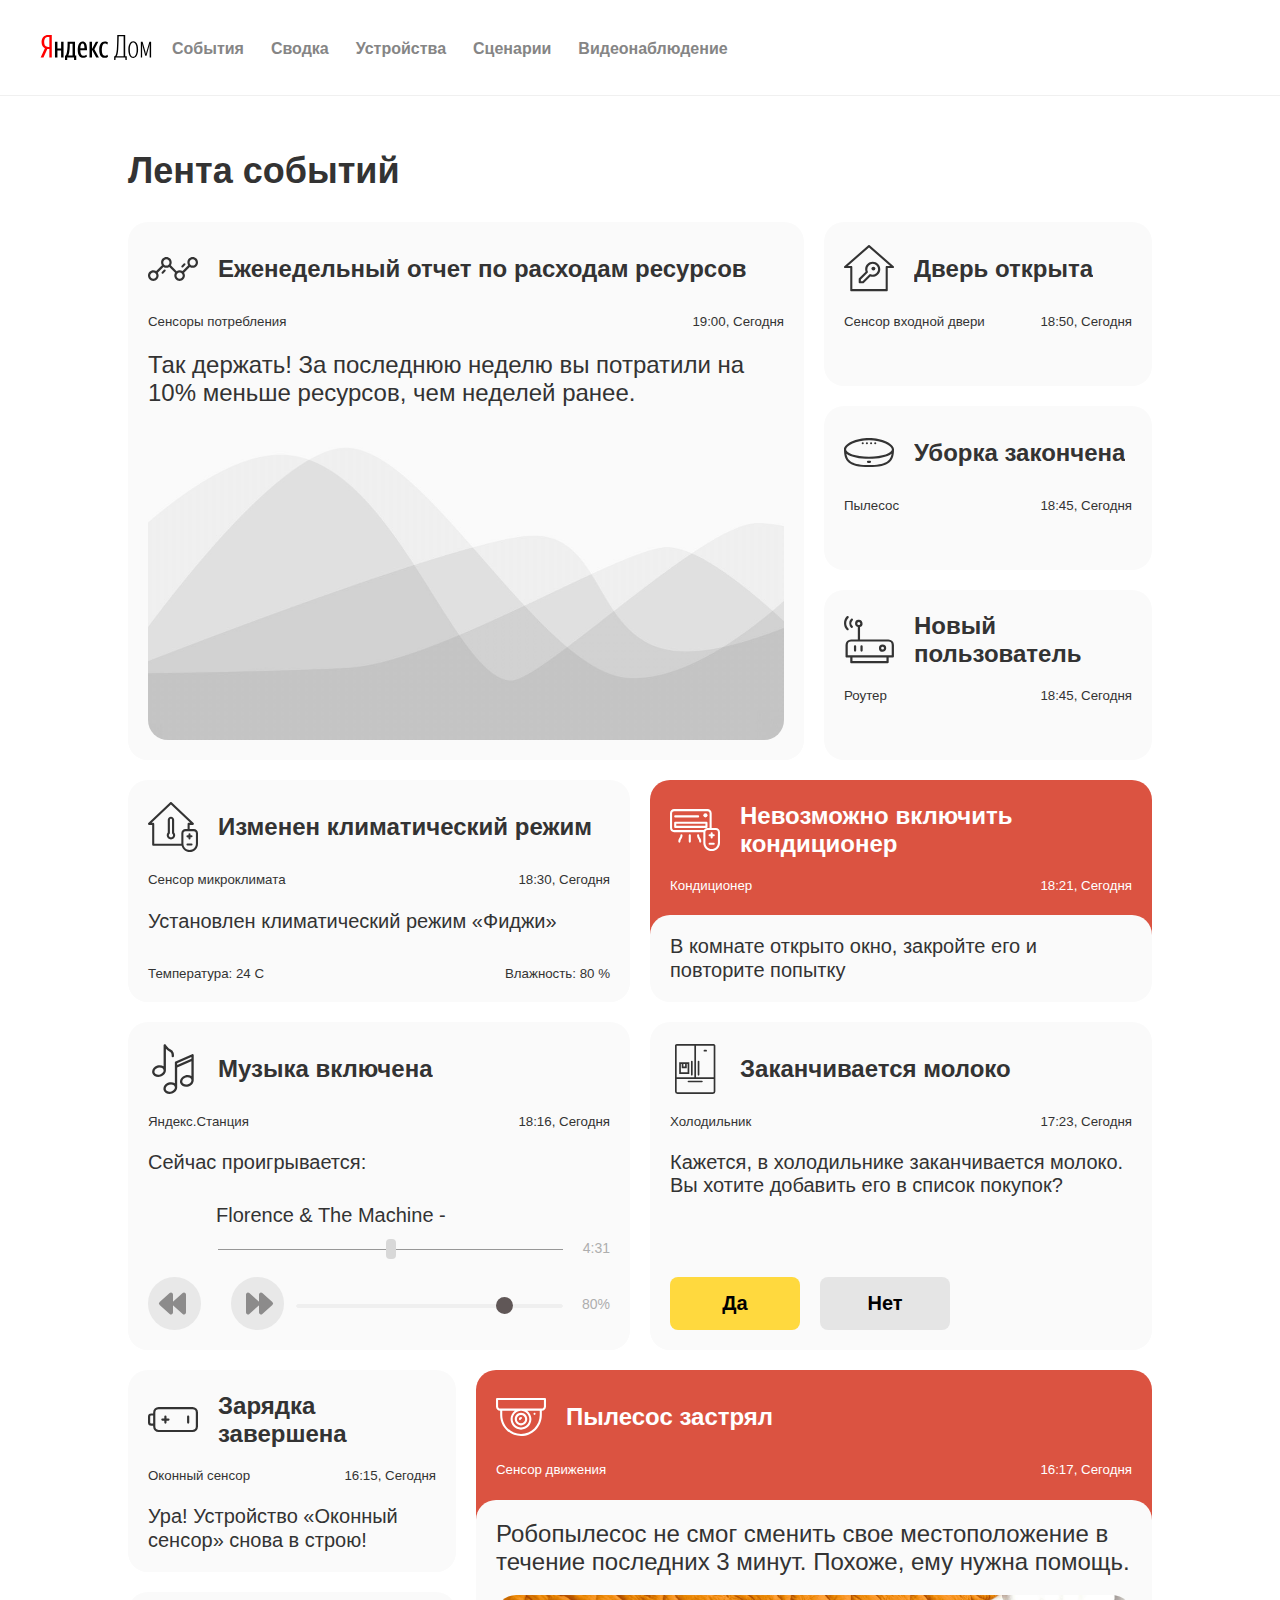
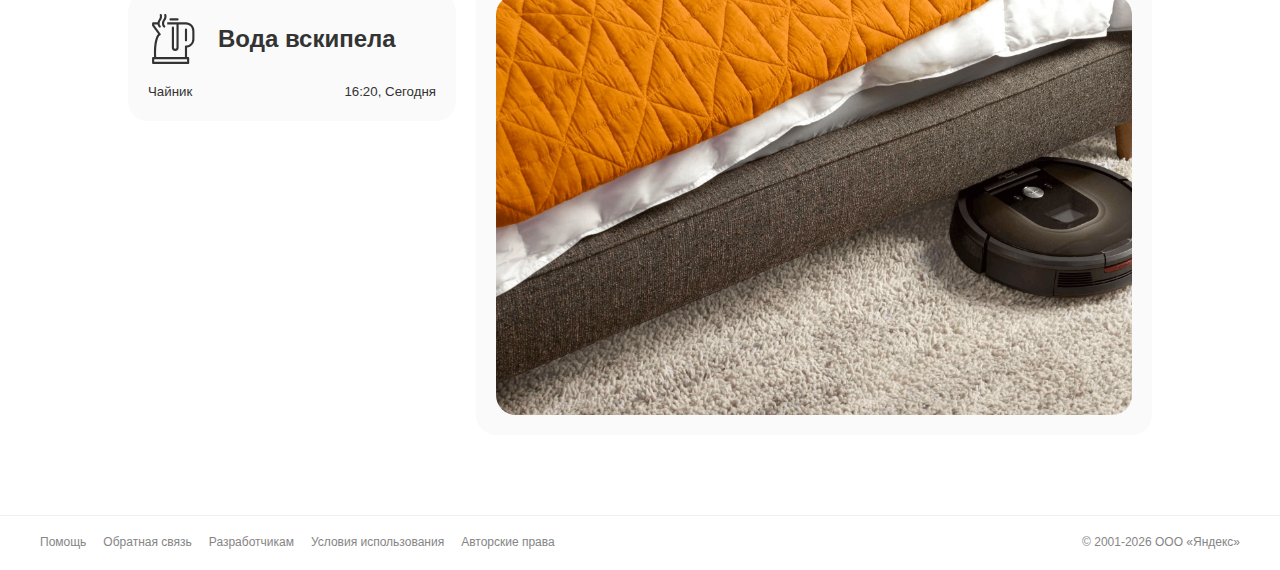
<file: shri-2018-homework/hw9/index.html>
<!DOCTYPE html>
<html lang="en" class="Html">
  <head>
    <meta charset="utf-8">
    <meta name="viewport" content="width=device-width, initial-scale=1, shrink-to-fit=no">
    <meta name="theme-color" content="#000000">
    <link rel="manifest" href="public/manifest.json">
    <link rel="shortcut icon" type="image/png" href="public/favicon.png">
    <link rel="stylesheet" href="main.css">
    <title>ШРИ 2018 II Домашнее задание</title>
  </head>
  <body class="Body">
    <noscript>
      Для запуска приложения необходимо включить JavaScript.
    </noscript>
    <div id="root" class="Root"></div>
    <script type="text/javascript" src="main.js" defer="defer"></script>
  </body>
</html>
</file>
<file: css/style.css>
/* skeleton */
body {
    min-height: 100vh;
    display: -webkit-box;
    display: -webkit-flex;
    display: -ms-flexbox;
    display: flex;
    -webkit-box-orient: vertical;
    -webkit-box-direction: normal;
    -webkit-flex-direction: column;
    -ms-flex-direction: column;
    flex-direction: column;
}

.canvas {
    min-height: 100vh;
    position: relative;
    display: -webkit-box;
    display: -webkit-flex;
    display: -ms-flexbox;
    display: flex;
    -webkit-box-orient: vertical;
    -webkit-box-direction: normal;
    -webkit-flex-direction: column;
    -ms-flex-direction: column;
    flex-direction: column;
}

.header {
    position: relative;
    -webkit-box-flex: 0;
    -webkit-flex: 0 0 auto;
    -ms-flex: 0 0 auto;
    flex: 0 0 auto;
}

.main {
    display: block;
    -webkit-box-flex: 1;
    -webkit-flex: 1 0 auto;
    -ms-flex: 1 0 auto;
    flex: 1 0 auto;
}

.footer {
    position: relative;
    -webkit-box-flex: 0;
    -webkit-flex: 0 0 auto;
    -ms-flex: 0 0 auto;
    flex: 0 0 auto;
}

/* styles */
body {
    font-family: -apple-system, BlinkMacSystemFont, Segoe UI, Roboto, Oxygen, Ubuntu, Cantarell, Fira Sans, Droid Sans, Helvetica Nue, sans-serif;
}
h1 {
    font-size: 32px;
    font-weight: 700;
    text-align: center;
    margin-bottom: 40px
}
.main-title {
    margin-bottom: 10px;
    margin-top: 20px;
}
.footer {
    text-align: center;
    background-color: #f0f0f0;
    padding: 20px;
}
.author {
    font-size: 12px;
    margin-top: 5px;
}
.contacts-item {
    display: inline-block;
    vertical-align: middle;
}
.contacts-item__icon {
    width: 24px;
    height: 24px;
}
.contacts-item path {
    fill: #c3c4c5;
}
.contacts-item:hover path {
    fill: #f00;
}
.text-center {
    text-align: center;
}
</file>
<file: sokoban/css/all.css>
html,body,div,span,applet,object,iframe,h1,h2,h3,h4,h5,h6,p,blockquote,pre,a,abbr,acronym,address,big,cite,code,del,dfn,em,img,ins,kbd,q,s,samp,small,strike,strong,sub,sup,tt,var,b,u,i,center,dl,dt,dd,ol,ul,li,fieldset,form,label,legend,table,caption,tbody,tfoot,thead,tr,th,td,article,aside,canvas,details,embed,figure,figcaption,footer,header,main,hgroup,menu,nav,output,ruby,section,summary,time,mark,audio,video,input,textarea,button,select,option,:before,:after{color:inherit;font-size:100%;font-family:inherit;font-weight:inherit;font-style:inherit;line-height:inherit;vertical-align:baseline;box-sizing:border-box;outline:none}@font-face{font-family:Glyphter;font-style:normal;font-weight:normal;src:url(../fonts/Glyphter.woff) format('woff'),url(../fonts/Glyphter.svg) format('svg'),url(../fonts/Glyphter.ttf) format('truetype')}html,body{overflow:hidden}.iconed,.icon{overflow:hidden;font-family:Glyphter,monospace;font-style:normal;text-rendering:optimizeLegibility;-webkit-font-feature-settings:'liga' 1;font-feature-settings:'liga' 1;text-transform:none;-webkit-font-smoothing:antialiased}.icon{vertical-align:middle;display:inline-block}.console{height:730px;overflow:hidden;color:#fff;font-size:19px;line-height:1.2;font-family:Monaco,Source Code Pro,monospace;background-color:#1e1e1e;padding:20px 20px 10px;position:relative;}.console__title{margin-bottom:20px}.console__canvas{letter-spacing:2px;white-space:pre}.console__footer{margin-top:20px}.console-stats__item{margin-right:15px;vertical-align:middle;display:inline-block;}.console-stats__item:last-child{margin-right:0}.menu__item{line-height:1.27;padding:4px 0;position:relative;}.menu__item.active{color:#1e1e1e;background-color:#eee}.hidden{display:none}
</file>
<file: tic-tac-toe/css/tic-tac-toe.css>
body{font-family:-apple-system,BlinkMacSystemFont,Segoe UI,Roboto,Oxygen,Ubuntu,Cantarell,Fira Sans,Droid Sans,Helvetica Nue,Helvetica,Arial,sans-serif;-webkit-font-smoothing:antialiased;-webkit-text-stroke:1px transparent;-webkit-text-size-adjust:100%}.tic-tac{box-sizing:border-box;padding:20px;}.tic-tac__grid{width:180px;display:-webkit-box;display:-webkit-flex;display:-ms-flexbox;display:flex;-webkit-flex-wrap:wrap;-ms-flex-wrap:wrap;flex-wrap:wrap;position:relative}.tic-tac__cell{width:60px;height:60px;box-sizing:border-box;color:#cc0202;font-size:24px;font-weight:700;text-align:center;border:2px solid #434343;border-left:none;border-top:none;background-color:#fff;-webkit-tap-highlight-color:transparent;display:block;cursor:pointer;}.tic-tac__cell:nth-of-type(3n){border-right:none}.tic-tac__cell:nth-of-type(9n),.tic-tac__cell:nth-of-type(9n-1),.tic-tac__cell:nth-of-type(9n-2){border-bottom:none}.tic-tac__cell:before,.tic-tac__cell:after{display:none;background-color:#cc0202;border:2px solid #cc0202}.tic-tac__cell:hover:before,.tic-tac__cell:hover:after{display:block;background-color:#f3919c;border-color:#f3919c}.tic-tac__cell--tic{position:relative;}.tic-tac__cell--tic:before,.tic-tac__cell--tic:after{content:"";width:20px;box-sizing:border-box;background-color:#cc0202;border:2px solid #cc0202;position:absolute;top:50%;left:50%}.tic-tac__cell--tic:before{-webkit-transform:translate(-50%,-50%) rotate(45deg);transform:translate(-50%,-50%) rotate(45deg)}.tic-tac__cell--tic:after{-webkit-transform:translate(-50%,-50%) rotate(-45deg);transform:translate(-50%,-50%) rotate(-45deg)}.tic-tac__cell--tac{position:relative;}.tic-tac__cell--tac:before{content:"";width:20px;height:20px;box-sizing:border-box;background-clip:content-box;border:2px solid #cc0202;border-width:4px;border-radius:50%;padding:6px;position:absolute;top:50%;left:50%;-webkit-transform:translate(-50%,-50%);transform:translate(-50%,-50%)}.tic-tac__cell--0{-webkit-box-ordinal-group:1;-webkit-order:0;-ms-flex-order:0;order:0}.tic-tac__cell--1{-webkit-box-ordinal-group:2;-webkit-order:1;-ms-flex-order:1;order:1}.tic-tac__cell--2{-webkit-box-ordinal-group:3;-webkit-order:2;-ms-flex-order:2;order:2}.tic-tac__cell--3{-webkit-box-ordinal-group:4;-webkit-order:3;-ms-flex-order:3;order:3}.tic-tac__cell--4{-webkit-box-ordinal-group:5;-webkit-order:4;-ms-flex-order:4;order:4}.tic-tac__cell--5{-webkit-box-ordinal-group:6;-webkit-order:5;-ms-flex-order:5;order:5}.tic-tac__cell--6{-webkit-box-ordinal-group:7;-webkit-order:6;-ms-flex-order:6;order:6}.tic-tac__cell--7{-webkit-box-ordinal-group:8;-webkit-order:7;-ms-flex-order:7;order:7}.tic-tac__cell--8{-webkit-box-ordinal-group:9;-webkit-order:8;-ms-flex-order:8;order:8}.tic-tac__cell--turn-1{display:none}.tic-tac__cell--turn-2{display:none}.tic-tac__cell--turn-3{display:none}.tic-tac__cell--turn-4{display:none}.tic-tac__cell--turn-5{display:none}.tic-tac__cell--turn-6{display:none}.tic-tac__cell--turn-7{display:none}.tic-tac__cell--turn-8{display:none}.tic-tac__input{display:none;}.tic-tac__input--turn-0.tic-tac__input--0:checked ~ .tic-tac__cell--0.tic-tac__cell--turn-0{cursor:default;}.tic-tac__input--turn-0.tic-tac__input--0:checked ~ .tic-tac__cell--0.tic-tac__cell--turn-0:before,.tic-tac__input--turn-0.tic-tac__input--0:checked ~ .tic-tac__cell--0.tic-tac__cell--turn-0:after{background-color:#cc0202;border-color:#cc0202;display:block}.tic-tac__input--turn-0.tic-tac__input--0:checked ~ .tic-tac__cell--0:not(.tic-tac__cell--turn-0){display:none}.tic-tac__input--turn-0.tic-tac__input--0:checked ~ .tic-tac__cell--turn-0:not(.tic-tac__cell--0){display:none}.tic-tac__input--turn-0.tic-tac__input--0:checked ~ .tic-tac__cell--turn-1{display:block}.tic-tac__input--turn-0.tic-tac__input--1:checked ~ .tic-tac__cell--1.tic-tac__cell--turn-0{cursor:default;}.tic-tac__input--turn-0.tic-tac__input--1:checked ~ .tic-tac__cell--1.tic-tac__cell--turn-0:before,.tic-tac__input--turn-0.tic-tac__input--1:checked ~ .tic-tac__cell--1.tic-tac__cell--turn-0:after{background-color:#cc0202;border-color:#cc0202;display:block}.tic-tac__input--turn-0.tic-tac__input--1:checked ~ .tic-tac__cell--1:not(.tic-tac__cell--turn-0){display:none}.tic-tac__input--turn-0.tic-tac__input--1:checked ~ .tic-tac__cell--turn-0:not(.tic-tac__cell--1){display:none}.tic-tac__input--turn-0.tic-tac__input--1:checked ~ .tic-tac__cell--turn-1{display:block}.tic-tac__input--turn-0.tic-tac__input--2:checked ~ .tic-tac__cell--2.tic-tac__cell--turn-0{cursor:default;}.tic-tac__input--turn-0.tic-tac__input--2:checked ~ .tic-tac__cell--2.tic-tac__cell--turn-0:before,.tic-tac__input--turn-0.tic-tac__input--2:checked ~ .tic-tac__cell--2.tic-tac__cell--turn-0:after{background-color:#cc0202;border-color:#cc0202;display:block}.tic-tac__input--turn-0.tic-tac__input--2:checked ~ .tic-tac__cell--2:not(.tic-tac__cell--turn-0){display:none}.tic-tac__input--turn-0.tic-tac__input--2:checked ~ .tic-tac__cell--turn-0:not(.tic-tac__cell--2){display:none}.tic-tac__input--turn-0.tic-tac__input--2:checked ~ .tic-tac__cell--turn-1{display:block}.tic-tac__input--turn-0.tic-tac__input--3:checked ~ .tic-tac__cell--3.tic-tac__cell--turn-0{cursor:default;}.tic-tac__input--turn-0.tic-tac__input--3:checked ~ .tic-tac__cell--3.tic-tac__cell--turn-0:before,.tic-tac__input--turn-0.tic-tac__input--3:checked ~ .tic-tac__cell--3.tic-tac__cell--turn-0:after{background-color:#cc0202;border-color:#cc0202;display:block}.tic-tac__input--turn-0.tic-tac__input--3:checked ~ .tic-tac__cell--3:not(.tic-tac__cell--turn-0){display:none}.tic-tac__input--turn-0.tic-tac__input--3:checked ~ .tic-tac__cell--turn-0:not(.tic-tac__cell--3){display:none}.tic-tac__input--turn-0.tic-tac__input--3:checked ~ .tic-tac__cell--turn-1{display:block}.tic-tac__input--turn-0.tic-tac__input--4:checked ~ .tic-tac__cell--4.tic-tac__cell--turn-0{cursor:default;}.tic-tac__input--turn-0.tic-tac__input--4:checked ~ .tic-tac__cell--4.tic-tac__cell--turn-0:before,.tic-tac__input--turn-0.tic-tac__input--4:checked ~ .tic-tac__cell--4.tic-tac__cell--turn-0:after{background-color:#cc0202;border-color:#cc0202;display:block}.tic-tac__input--turn-0.tic-tac__input--4:checked ~ .tic-tac__cell--4:not(.tic-tac__cell--turn-0){display:none}.tic-tac__input--turn-0.tic-tac__input--4:checked ~ .tic-tac__cell--turn-0:not(.tic-tac__cell--4){display:none}.tic-tac__input--turn-0.tic-tac__input--4:checked ~ .tic-tac__cell--turn-1{display:block}.tic-tac__input--turn-0.tic-tac__input--5:checked ~ .tic-tac__cell--5.tic-tac__cell--turn-0{cursor:default;}.tic-tac__input--turn-0.tic-tac__input--5:checked ~ .tic-tac__cell--5.tic-tac__cell--turn-0:before,.tic-tac__input--turn-0.tic-tac__input--5:checked ~ .tic-tac__cell--5.tic-tac__cell--turn-0:after{background-color:#cc0202;border-color:#cc0202;display:block}.tic-tac__input--turn-0.tic-tac__input--5:checked ~ .tic-tac__cell--5:not(.tic-tac__cell--turn-0){display:none}.tic-tac__input--turn-0.tic-tac__input--5:checked ~ .tic-tac__cell--turn-0:not(.tic-tac__cell--5){display:none}.tic-tac__input--turn-0.tic-tac__input--5:checked ~ .tic-tac__cell--turn-1{display:block}.tic-tac__input--turn-0.tic-tac__input--6:checked ~ .tic-tac__cell--6.tic-tac__cell--turn-0{cursor:default;}.tic-tac__input--turn-0.tic-tac__input--6:checked ~ .tic-tac__cell--6.tic-tac__cell--turn-0:before,.tic-tac__input--turn-0.tic-tac__input--6:checked ~ .tic-tac__cell--6.tic-tac__cell--turn-0:after{background-color:#cc0202;border-color:#cc0202;display:block}.tic-tac__input--turn-0.tic-tac__input--6:checked ~ .tic-tac__cell--6:not(.tic-tac__cell--turn-0){display:none}.tic-tac__input--turn-0.tic-tac__input--6:checked ~ .tic-tac__cell--turn-0:not(.tic-tac__cell--6){display:none}.tic-tac__input--turn-0.tic-tac__input--6:checked ~ .tic-tac__cell--turn-1{display:block}.tic-tac__input--turn-0.tic-tac__input--7:checked ~ .tic-tac__cell--7.tic-tac__cell--turn-0{cursor:default;}.tic-tac__input--turn-0.tic-tac__input--7:checked ~ .tic-tac__cell--7.tic-tac__cell--turn-0:before,.tic-tac__input--turn-0.tic-tac__input--7:checked ~ .tic-tac__cell--7.tic-tac__cell--turn-0:after{background-color:#cc0202;border-color:#cc0202;display:block}.tic-tac__input--turn-0.tic-tac__input--7:checked ~ .tic-tac__cell--7:not(.tic-tac__cell--turn-0){display:none}.tic-tac__input--turn-0.tic-tac__input--7:checked ~ .tic-tac__cell--turn-0:not(.tic-tac__cell--7){display:none}.tic-tac__input--turn-0.tic-tac__input--7:checked ~ .tic-tac__cell--turn-1{display:block}.tic-tac__input--turn-0.tic-tac__input--8:checked ~ .tic-tac__cell--8.tic-tac__cell--turn-0{cursor:default;}.tic-tac__input--turn-0.tic-tac__input--8:checked ~ .tic-tac__cell--8.tic-tac__cell--turn-0:before,.tic-tac__input--turn-0.tic-tac__input--8:checked ~ .tic-tac__cell--8.tic-tac__cell--turn-0:after{background-color:#cc0202;border-color:#cc0202;display:block}.tic-tac__input--turn-0.tic-tac__input--8:checked ~ .tic-tac__cell--8:not(.tic-tac__cell--turn-0){display:none}.tic-tac__input--turn-0.tic-tac__input--8:checked ~ .tic-tac__cell--turn-0:not(.tic-tac__cell--8){display:none}.tic-tac__input--turn-0.tic-tac__input--8:checked ~ .tic-tac__cell--turn-1{display:block}.tic-tac__input--turn-1.tic-tac__input--0:checked ~ .tic-tac__cell--0.tic-tac__cell--turn-1{cursor:default;}.tic-tac__input--turn-1.tic-tac__input--0:checked ~ .tic-tac__cell--0.tic-tac__cell--turn-1:before,.tic-tac__input--turn-1.tic-tac__input--0:checked ~ .tic-tac__cell--0.tic-tac__cell--turn-1:after{background-color:#cc0202;border-color:#cc0202;display:block}.tic-tac__input--turn-1.tic-tac__input--0:checked ~ .tic-tac__cell--0:not(.tic-tac__cell--turn-1){display:none}.tic-tac__input--turn-1.tic-tac__input--0:checked ~ .tic-tac__cell--turn-1:not(.tic-tac__cell--0){display:none}.tic-tac__input--turn-1.tic-tac__input--0:checked ~ .tic-tac__cell--turn-2{display:block}.tic-tac__input--turn-1.tic-tac__input--1:checked ~ .tic-tac__cell--1.tic-tac__cell--turn-1{cursor:default;}.tic-tac__input--turn-1.tic-tac__input--1:checked ~ .tic-tac__cell--1.tic-tac__cell--turn-1:before,.tic-tac__input--turn-1.tic-tac__input--1:checked ~ .tic-tac__cell--1.tic-tac__cell--turn-1:after{background-color:#cc0202;border-color:#cc0202;display:block}.tic-tac__input--turn-1.tic-tac__input--1:checked ~ .tic-tac__cell--1:not(.tic-tac__cell--turn-1){display:none}.tic-tac__input--turn-1.tic-tac__input--1:checked ~ .tic-tac__cell--turn-1:not(.tic-tac__cell--1){display:none}.tic-tac__input--turn-1.tic-tac__input--1:checked ~ .tic-tac__cell--turn-2{display:block}.tic-tac__input--turn-1.tic-tac__input--2:checked ~ .tic-tac__cell--2.tic-tac__cell--turn-1{cursor:default;}.tic-tac__input--turn-1.tic-tac__input--2:checked ~ .tic-tac__cell--2.tic-tac__cell--turn-1:before,.tic-tac__input--turn-1.tic-tac__input--2:checked ~ .tic-tac__cell--2.tic-tac__cell--turn-1:after{background-color:#cc0202;border-color:#cc0202;display:block}.tic-tac__input--turn-1.tic-tac__input--2:checked ~ .tic-tac__cell--2:not(.tic-tac__cell--turn-1){display:none}.tic-tac__input--turn-1.tic-tac__input--2:checked ~ .tic-tac__cell--turn-1:not(.tic-tac__cell--2){display:none}.tic-tac__input--turn-1.tic-tac__input--2:checked ~ .tic-tac__cell--turn-2{display:block}.tic-tac__input--turn-1.tic-tac__input--3:checked ~ .tic-tac__cell--3.tic-tac__cell--turn-1{cursor:default;}.tic-tac__input--turn-1.tic-tac__input--3:checked ~ .tic-tac__cell--3.tic-tac__cell--turn-1:before,.tic-tac__input--turn-1.tic-tac__input--3:checked ~ .tic-tac__cell--3.tic-tac__cell--turn-1:after{background-color:#cc0202;border-color:#cc0202;display:block}.tic-tac__input--turn-1.tic-tac__input--3:checked ~ .tic-tac__cell--3:not(.tic-tac__cell--turn-1){display:none}.tic-tac__input--turn-1.tic-tac__input--3:checked ~ .tic-tac__cell--turn-1:not(.tic-tac__cell--3){display:none}.tic-tac__input--turn-1.tic-tac__input--3:checked ~ .tic-tac__cell--turn-2{display:block}.tic-tac__input--turn-1.tic-tac__input--4:checked ~ .tic-tac__cell--4.tic-tac__cell--turn-1{cursor:default;}.tic-tac__input--turn-1.tic-tac__input--4:checked ~ .tic-tac__cell--4.tic-tac__cell--turn-1:before,.tic-tac__input--turn-1.tic-tac__input--4:checked ~ .tic-tac__cell--4.tic-tac__cell--turn-1:after{background-color:#cc0202;border-color:#cc0202;display:block}.tic-tac__input--turn-1.tic-tac__input--4:checked ~ .tic-tac__cell--4:not(.tic-tac__cell--turn-1){display:none}.tic-tac__input--turn-1.tic-tac__input--4:checked ~ .tic-tac__cell--turn-1:not(.tic-tac__cell--4){display:none}.tic-tac__input--turn-1.tic-tac__input--4:checked ~ .tic-tac__cell--turn-2{display:block}.tic-tac__input--turn-1.tic-tac__input--5:checked ~ .tic-tac__cell--5.tic-tac__cell--turn-1{cursor:default;}.tic-tac__input--turn-1.tic-tac__input--5:checked ~ .tic-tac__cell--5.tic-tac__cell--turn-1:before,.tic-tac__input--turn-1.tic-tac__input--5:checked ~ .tic-tac__cell--5.tic-tac__cell--turn-1:after{background-color:#cc0202;border-color:#cc0202;display:block}.tic-tac__input--turn-1.tic-tac__input--5:checked ~ .tic-tac__cell--5:not(.tic-tac__cell--turn-1){display:none}.tic-tac__input--turn-1.tic-tac__input--5:checked ~ .tic-tac__cell--turn-1:not(.tic-tac__cell--5){display:none}.tic-tac__input--turn-1.tic-tac__input--5:checked ~ .tic-tac__cell--turn-2{display:block}.tic-tac__input--turn-1.tic-tac__input--6:checked ~ .tic-tac__cell--6.tic-tac__cell--turn-1{cursor:default;}.tic-tac__input--turn-1.tic-tac__input--6:checked ~ .tic-tac__cell--6.tic-tac__cell--turn-1:before,.tic-tac__input--turn-1.tic-tac__input--6:checked ~ .tic-tac__cell--6.tic-tac__cell--turn-1:after{background-color:#cc0202;border-color:#cc0202;display:block}.tic-tac__input--turn-1.tic-tac__input--6:checked ~ .tic-tac__cell--6:not(.tic-tac__cell--turn-1){display:none}.tic-tac__input--turn-1.tic-tac__input--6:checked ~ .tic-tac__cell--turn-1:not(.tic-tac__cell--6){display:none}.tic-tac__input--turn-1.tic-tac__input--6:checked ~ .tic-tac__cell--turn-2{display:block}.tic-tac__input--turn-1.tic-tac__input--7:checked ~ .tic-tac__cell--7.tic-tac__cell--turn-1{cursor:default;}.tic-tac__input--turn-1.tic-tac__input--7:checked ~ .tic-tac__cell--7.tic-tac__cell--turn-1:before,.tic-tac__input--turn-1.tic-tac__input--7:checked ~ .tic-tac__cell--7.tic-tac__cell--turn-1:after{background-color:#cc0202;border-color:#cc0202;display:block}.tic-tac__input--turn-1.tic-tac__input--7:checked ~ .tic-tac__cell--7:not(.tic-tac__cell--turn-1){display:none}.tic-tac__input--turn-1.tic-tac__input--7:checked ~ .tic-tac__cell--turn-1:not(.tic-tac__cell--7){display:none}.tic-tac__input--turn-1.tic-tac__input--7:checked ~ .tic-tac__cell--turn-2{display:block}.tic-tac__input--turn-1.tic-tac__input--8:checked ~ .tic-tac__cell--8.tic-tac__cell--turn-1{cursor:default;}.tic-tac__input--turn-1.tic-tac__input--8:checked ~ .tic-tac__cell--8.tic-tac__cell--turn-1:before,.tic-tac__input--turn-1.tic-tac__input--8:checked ~ .tic-tac__cell--8.tic-tac__cell--turn-1:after{background-color:#cc0202;border-color:#cc0202;display:block}.tic-tac__input--turn-1.tic-tac__input--8:checked ~ .tic-tac__cell--8:not(.tic-tac__cell--turn-1){display:none}.tic-tac__input--turn-1.tic-tac__input--8:checked ~ .tic-tac__cell--turn-1:not(.tic-tac__cell--8){display:none}.tic-tac__input--turn-1.tic-tac__input--8:checked ~ .tic-tac__cell--turn-2{display:block}.tic-tac__input--turn-2.tic-tac__input--0:checked ~ .tic-tac__cell--0.tic-tac__cell--turn-2{cursor:default;}.tic-tac__input--turn-2.tic-tac__input--0:checked ~ .tic-tac__cell--0.tic-tac__cell--turn-2:before,.tic-tac__input--turn-2.tic-tac__input--0:checked ~ .tic-tac__cell--0.tic-tac__cell--turn-2:after{background-color:#cc0202;border-color:#cc0202;display:block}.tic-tac__input--turn-2.tic-tac__input--0:checked ~ .tic-tac__cell--0:not(.tic-tac__cell--turn-2){display:none}.tic-tac__input--turn-2.tic-tac__input--0:checked ~ .tic-tac__cell--turn-2:not(.tic-tac__cell--0){display:none}.tic-tac__input--turn-2.tic-tac__input--0:checked ~ .tic-tac__cell--turn-3{display:block}.tic-tac__input--turn-2.tic-tac__input--1:checked ~ .tic-tac__cell--1.tic-tac__cell--turn-2{cursor:default;}.tic-tac__input--turn-2.tic-tac__input--1:checked ~ .tic-tac__cell--1.tic-tac__cell--turn-2:before,.tic-tac__input--turn-2.tic-tac__input--1:checked ~ .tic-tac__cell--1.tic-tac__cell--turn-2:after{background-color:#cc0202;border-color:#cc0202;display:block}.tic-tac__input--turn-2.tic-tac__input--1:checked ~ .tic-tac__cell--1:not(.tic-tac__cell--turn-2){display:none}.tic-tac__input--turn-2.tic-tac__input--1:checked ~ .tic-tac__cell--turn-2:not(.tic-tac__cell--1){display:none}.tic-tac__input--turn-2.tic-tac__input--1:checked ~ .tic-tac__cell--turn-3{display:block}.tic-tac__input--turn-2.tic-tac__input--2:checked ~ .tic-tac__cell--2.tic-tac__cell--turn-2{cursor:default;}.tic-tac__input--turn-2.tic-tac__input--2:checked ~ .tic-tac__cell--2.tic-tac__cell--turn-2:before,.tic-tac__input--turn-2.tic-tac__input--2:checked ~ .tic-tac__cell--2.tic-tac__cell--turn-2:after{background-color:#cc0202;border-color:#cc0202;display:block}.tic-tac__input--turn-2.tic-tac__input--2:checked ~ .tic-tac__cell--2:not(.tic-tac__cell--turn-2){display:none}.tic-tac__input--turn-2.tic-tac__input--2:checked ~ .tic-tac__cell--turn-2:not(.tic-tac__cell--2){display:none}.tic-tac__input--turn-2.tic-tac__input--2:checked ~ .tic-tac__cell--turn-3{display:block}.tic-tac__input--turn-2.tic-tac__input--3:checked ~ .tic-tac__cell--3.tic-tac__cell--turn-2{cursor:default;}.tic-tac__input--turn-2.tic-tac__input--3:checked ~ .tic-tac__cell--3.tic-tac__cell--turn-2:before,.tic-tac__input--turn-2.tic-tac__input--3:checked ~ .tic-tac__cell--3.tic-tac__cell--turn-2:after{background-color:#cc0202;border-color:#cc0202;display:block}.tic-tac__input--turn-2.tic-tac__input--3:checked ~ .tic-tac__cell--3:not(.tic-tac__cell--turn-2){display:none}.tic-tac__input--turn-2.tic-tac__input--3:checked ~ .tic-tac__cell--turn-2:not(.tic-tac__cell--3){display:none}.tic-tac__input--turn-2.tic-tac__input--3:checked ~ .tic-tac__cell--turn-3{display:block}.tic-tac__input--turn-2.tic-tac__input--4:checked ~ .tic-tac__cell--4.tic-tac__cell--turn-2{cursor:default;}.tic-tac__input--turn-2.tic-tac__input--4:checked ~ .tic-tac__cell--4.tic-tac__cell--turn-2:before,.tic-tac__input--turn-2.tic-tac__input--4:checked ~ .tic-tac__cell--4.tic-tac__cell--turn-2:after{background-color:#cc0202;border-color:#cc0202;display:block}.tic-tac__input--turn-2.tic-tac__input--4:checked ~ .tic-tac__cell--4:not(.tic-tac__cell--turn-2){display:none}.tic-tac__input--turn-2.tic-tac__input--4:checked ~ .tic-tac__cell--turn-2:not(.tic-tac__cell--4){display:none}.tic-tac__input--turn-2.tic-tac__input--4:checked ~ .tic-tac__cell--turn-3{display:block}.tic-tac__input--turn-2.tic-tac__input--5:checked ~ .tic-tac__cell--5.tic-tac__cell--turn-2{cursor:default;}.tic-tac__input--turn-2.tic-tac__input--5:checked ~ .tic-tac__cell--5.tic-tac__cell--turn-2:before,.tic-tac__input--turn-2.tic-tac__input--5:checked ~ .tic-tac__cell--5.tic-tac__cell--turn-2:after{background-color:#cc0202;border-color:#cc0202;display:block}.tic-tac__input--turn-2.tic-tac__input--5:checked ~ .tic-tac__cell--5:not(.tic-tac__cell--turn-2){display:none}.tic-tac__input--turn-2.tic-tac__input--5:checked ~ .tic-tac__cell--turn-2:not(.tic-tac__cell--5){display:none}.tic-tac__input--turn-2.tic-tac__input--5:checked ~ .tic-tac__cell--turn-3{display:block}.tic-tac__input--turn-2.tic-tac__input--6:checked ~ .tic-tac__cell--6.tic-tac__cell--turn-2{cursor:default;}.tic-tac__input--turn-2.tic-tac__input--6:checked ~ .tic-tac__cell--6.tic-tac__cell--turn-2:before,.tic-tac__input--turn-2.tic-tac__input--6:checked ~ .tic-tac__cell--6.tic-tac__cell--turn-2:after{background-color:#cc0202;border-color:#cc0202;display:block}.tic-tac__input--turn-2.tic-tac__input--6:checked ~ .tic-tac__cell--6:not(.tic-tac__cell--turn-2){display:none}.tic-tac__input--turn-2.tic-tac__input--6:checked ~ .tic-tac__cell--turn-2:not(.tic-tac__cell--6){display:none}.tic-tac__input--turn-2.tic-tac__input--6:checked ~ .tic-tac__cell--turn-3{display:block}.tic-tac__input--turn-2.tic-tac__input--7:checked ~ .tic-tac__cell--7.tic-tac__cell--turn-2{cursor:default;}.tic-tac__input--turn-2.tic-tac__input--7:checked ~ .tic-tac__cell--7.tic-tac__cell--turn-2:before,.tic-tac__input--turn-2.tic-tac__input--7:checked ~ .tic-tac__cell--7.tic-tac__cell--turn-2:after{background-color:#cc0202;border-color:#cc0202;display:block}.tic-tac__input--turn-2.tic-tac__input--7:checked ~ .tic-tac__cell--7:not(.tic-tac__cell--turn-2){display:none}.tic-tac__input--turn-2.tic-tac__input--7:checked ~ .tic-tac__cell--turn-2:not(.tic-tac__cell--7){display:none}.tic-tac__input--turn-2.tic-tac__input--7:checked ~ .tic-tac__cell--turn-3{display:block}.tic-tac__input--turn-2.tic-tac__input--8:checked ~ .tic-tac__cell--8.tic-tac__cell--turn-2{cursor:default;}.tic-tac__input--turn-2.tic-tac__input--8:checked ~ .tic-tac__cell--8.tic-tac__cell--turn-2:before,.tic-tac__input--turn-2.tic-tac__input--8:checked ~ .tic-tac__cell--8.tic-tac__cell--turn-2:after{background-color:#cc0202;border-color:#cc0202;display:block}.tic-tac__input--turn-2.tic-tac__input--8:checked ~ .tic-tac__cell--8:not(.tic-tac__cell--turn-2){display:none}.tic-tac__input--turn-2.tic-tac__input--8:checked ~ .tic-tac__cell--turn-2:not(.tic-tac__cell--8){display:none}.tic-tac__input--turn-2.tic-tac__input--8:checked ~ .tic-tac__cell--turn-3{display:block}.tic-tac__input--turn-3.tic-tac__input--0:checked ~ .tic-tac__cell--0.tic-tac__cell--turn-3{cursor:default;}.tic-tac__input--turn-3.tic-tac__input--0:checked ~ .tic-tac__cell--0.tic-tac__cell--turn-3:before,.tic-tac__input--turn-3.tic-tac__input--0:checked ~ .tic-tac__cell--0.tic-tac__cell--turn-3:after{background-color:#cc0202;border-color:#cc0202;display:block}.tic-tac__input--turn-3.tic-tac__input--0:checked ~ .tic-tac__cell--0:not(.tic-tac__cell--turn-3){display:none}.tic-tac__input--turn-3.tic-tac__input--0:checked ~ .tic-tac__cell--turn-3:not(.tic-tac__cell--0){display:none}.tic-tac__input--turn-3.tic-tac__input--0:checked ~ .tic-tac__cell--turn-4{display:block}.tic-tac__input--turn-3.tic-tac__input--1:checked ~ .tic-tac__cell--1.tic-tac__cell--turn-3{cursor:default;}.tic-tac__input--turn-3.tic-tac__input--1:checked ~ .tic-tac__cell--1.tic-tac__cell--turn-3:before,.tic-tac__input--turn-3.tic-tac__input--1:checked ~ .tic-tac__cell--1.tic-tac__cell--turn-3:after{background-color:#cc0202;border-color:#cc0202;display:block}.tic-tac__input--turn-3.tic-tac__input--1:checked ~ .tic-tac__cell--1:not(.tic-tac__cell--turn-3){display:none}.tic-tac__input--turn-3.tic-tac__input--1:checked ~ .tic-tac__cell--turn-3:not(.tic-tac__cell--1){display:none}.tic-tac__input--turn-3.tic-tac__input--1:checked ~ .tic-tac__cell--turn-4{display:block}.tic-tac__input--turn-3.tic-tac__input--2:checked ~ .tic-tac__cell--2.tic-tac__cell--turn-3{cursor:default;}.tic-tac__input--turn-3.tic-tac__input--2:checked ~ .tic-tac__cell--2.tic-tac__cell--turn-3:before,.tic-tac__input--turn-3.tic-tac__input--2:checked ~ .tic-tac__cell--2.tic-tac__cell--turn-3:after{background-color:#cc0202;border-color:#cc0202;display:block}.tic-tac__input--turn-3.tic-tac__input--2:checked ~ .tic-tac__cell--2:not(.tic-tac__cell--turn-3){display:none}.tic-tac__input--turn-3.tic-tac__input--2:checked ~ .tic-tac__cell--turn-3:not(.tic-tac__cell--2){display:none}.tic-tac__input--turn-3.tic-tac__input--2:checked ~ .tic-tac__cell--turn-4{display:block}.tic-tac__input--turn-3.tic-tac__input--3:checked ~ .tic-tac__cell--3.tic-tac__cell--turn-3{cursor:default;}.tic-tac__input--turn-3.tic-tac__input--3:checked ~ .tic-tac__cell--3.tic-tac__cell--turn-3:before,.tic-tac__input--turn-3.tic-tac__input--3:checked ~ .tic-tac__cell--3.tic-tac__cell--turn-3:after{background-color:#cc0202;border-color:#cc0202;display:block}.tic-tac__input--turn-3.tic-tac__input--3:checked ~ .tic-tac__cell--3:not(.tic-tac__cell--turn-3){display:none}.tic-tac__input--turn-3.tic-tac__input--3:checked ~ .tic-tac__cell--turn-3:not(.tic-tac__cell--3){display:none}.tic-tac__input--turn-3.tic-tac__input--3:checked ~ .tic-tac__cell--turn-4{display:block}.tic-tac__input--turn-3.tic-tac__input--4:checked ~ .tic-tac__cell--4.tic-tac__cell--turn-3{cursor:default;}.tic-tac__input--turn-3.tic-tac__input--4:checked ~ .tic-tac__cell--4.tic-tac__cell--turn-3:before,.tic-tac__input--turn-3.tic-tac__input--4:checked ~ .tic-tac__cell--4.tic-tac__cell--turn-3:after{background-color:#cc0202;border-color:#cc0202;display:block}.tic-tac__input--turn-3.tic-tac__input--4:checked ~ .tic-tac__cell--4:not(.tic-tac__cell--turn-3){display:none}.tic-tac__input--turn-3.tic-tac__input--4:checked ~ .tic-tac__cell--turn-3:not(.tic-tac__cell--4){display:none}.tic-tac__input--turn-3.tic-tac__input--4:checked ~ .tic-tac__cell--turn-4{display:block}.tic-tac__input--turn-3.tic-tac__input--5:checked ~ .tic-tac__cell--5.tic-tac__cell--turn-3{cursor:default;}.tic-tac__input--turn-3.tic-tac__input--5:checked ~ .tic-tac__cell--5.tic-tac__cell--turn-3:before,.tic-tac__input--turn-3.tic-tac__input--5:checked ~ .tic-tac__cell--5.tic-tac__cell--turn-3:after{background-color:#cc0202;border-color:#cc0202;display:block}.tic-tac__input--turn-3.tic-tac__input--5:checked ~ .tic-tac__cell--5:not(.tic-tac__cell--turn-3){display:none}.tic-tac__input--turn-3.tic-tac__input--5:checked ~ .tic-tac__cell--turn-3:not(.tic-tac__cell--5){display:none}.tic-tac__input--turn-3.tic-tac__input--5:checked ~ .tic-tac__cell--turn-4{display:block}.tic-tac__input--turn-3.tic-tac__input--6:checked ~ .tic-tac__cell--6.tic-tac__cell--turn-3{cursor:default;}.tic-tac__input--turn-3.tic-tac__input--6:checked ~ .tic-tac__cell--6.tic-tac__cell--turn-3:before,.tic-tac__input--turn-3.tic-tac__input--6:checked ~ .tic-tac__cell--6.tic-tac__cell--turn-3:after{background-color:#cc0202;border-color:#cc0202;display:block}.tic-tac__input--turn-3.tic-tac__input--6:checked ~ .tic-tac__cell--6:not(.tic-tac__cell--turn-3){display:none}.tic-tac__input--turn-3.tic-tac__input--6:checked ~ .tic-tac__cell--turn-3:not(.tic-tac__cell--6){display:none}.tic-tac__input--turn-3.tic-tac__input--6:checked ~ .tic-tac__cell--turn-4{display:block}.tic-tac__input--turn-3.tic-tac__input--7:checked ~ .tic-tac__cell--7.tic-tac__cell--turn-3{cursor:default;}.tic-tac__input--turn-3.tic-tac__input--7:checked ~ .tic-tac__cell--7.tic-tac__cell--turn-3:before,.tic-tac__input--turn-3.tic-tac__input--7:checked ~ .tic-tac__cell--7.tic-tac__cell--turn-3:after{background-color:#cc0202;border-color:#cc0202;display:block}.tic-tac__input--turn-3.tic-tac__input--7:checked ~ .tic-tac__cell--7:not(.tic-tac__cell--turn-3){display:none}.tic-tac__input--turn-3.tic-tac__input--7:checked ~ .tic-tac__cell--turn-3:not(.tic-tac__cell--7){display:none}.tic-tac__input--turn-3.tic-tac__input--7:checked ~ .tic-tac__cell--turn-4{display:block}.tic-tac__input--turn-3.tic-tac__input--8:checked ~ .tic-tac__cell--8.tic-tac__cell--turn-3{cursor:default;}.tic-tac__input--turn-3.tic-tac__input--8:checked ~ .tic-tac__cell--8.tic-tac__cell--turn-3:before,.tic-tac__input--turn-3.tic-tac__input--8:checked ~ .tic-tac__cell--8.tic-tac__cell--turn-3:after{background-color:#cc0202;border-color:#cc0202;display:block}.tic-tac__input--turn-3.tic-tac__input--8:checked ~ .tic-tac__cell--8:not(.tic-tac__cell--turn-3){display:none}.tic-tac__input--turn-3.tic-tac__input--8:checked ~ .tic-tac__cell--turn-3:not(.tic-tac__cell--8){display:none}.tic-tac__input--turn-3.tic-tac__input--8:checked ~ .tic-tac__cell--turn-4{display:block}.tic-tac__input--turn-4.tic-tac__input--0:checked ~ .tic-tac__cell--0.tic-tac__cell--turn-4{cursor:default;}.tic-tac__input--turn-4.tic-tac__input--0:checked ~ .tic-tac__cell--0.tic-tac__cell--turn-4:before,.tic-tac__input--turn-4.tic-tac__input--0:checked ~ .tic-tac__cell--0.tic-tac__cell--turn-4:after{background-color:#cc0202;border-color:#cc0202;display:block}.tic-tac__input--turn-4.tic-tac__input--0:checked ~ .tic-tac__cell--0:not(.tic-tac__cell--turn-4){display:none}.tic-tac__input--turn-4.tic-tac__input--0:checked ~ .tic-tac__cell--turn-4:not(.tic-tac__cell--0){display:none}.tic-tac__input--turn-4.tic-tac__input--0:checked ~ .tic-tac__cell--turn-5{display:block}.tic-tac__input--turn-4.tic-tac__input--1:checked ~ .tic-tac__cell--1.tic-tac__cell--turn-4{cursor:default;}.tic-tac__input--turn-4.tic-tac__input--1:checked ~ .tic-tac__cell--1.tic-tac__cell--turn-4:before,.tic-tac__input--turn-4.tic-tac__input--1:checked ~ .tic-tac__cell--1.tic-tac__cell--turn-4:after{background-color:#cc0202;border-color:#cc0202;display:block}.tic-tac__input--turn-4.tic-tac__input--1:checked ~ .tic-tac__cell--1:not(.tic-tac__cell--turn-4){display:none}.tic-tac__input--turn-4.tic-tac__input--1:checked ~ .tic-tac__cell--turn-4:not(.tic-tac__cell--1){display:none}.tic-tac__input--turn-4.tic-tac__input--1:checked ~ .tic-tac__cell--turn-5{display:block}.tic-tac__input--turn-4.tic-tac__input--2:checked ~ .tic-tac__cell--2.tic-tac__cell--turn-4{cursor:default;}.tic-tac__input--turn-4.tic-tac__input--2:checked ~ .tic-tac__cell--2.tic-tac__cell--turn-4:before,.tic-tac__input--turn-4.tic-tac__input--2:checked ~ .tic-tac__cell--2.tic-tac__cell--turn-4:after{background-color:#cc0202;border-color:#cc0202;display:block}.tic-tac__input--turn-4.tic-tac__input--2:checked ~ .tic-tac__cell--2:not(.tic-tac__cell--turn-4){display:none}.tic-tac__input--turn-4.tic-tac__input--2:checked ~ .tic-tac__cell--turn-4:not(.tic-tac__cell--2){display:none}.tic-tac__input--turn-4.tic-tac__input--2:checked ~ .tic-tac__cell--turn-5{display:block}.tic-tac__input--turn-4.tic-tac__input--3:checked ~ .tic-tac__cell--3.tic-tac__cell--turn-4{cursor:default;}.tic-tac__input--turn-4.tic-tac__input--3:checked ~ .tic-tac__cell--3.tic-tac__cell--turn-4:before,.tic-tac__input--turn-4.tic-tac__input--3:checked ~ .tic-tac__cell--3.tic-tac__cell--turn-4:after{background-color:#cc0202;border-color:#cc0202;display:block}.tic-tac__input--turn-4.tic-tac__input--3:checked ~ .tic-tac__cell--3:not(.tic-tac__cell--turn-4){display:none}.tic-tac__input--turn-4.tic-tac__input--3:checked ~ .tic-tac__cell--turn-4:not(.tic-tac__cell--3){display:none}.tic-tac__input--turn-4.tic-tac__input--3:checked ~ .tic-tac__cell--turn-5{display:block}.tic-tac__input--turn-4.tic-tac__input--4:checked ~ .tic-tac__cell--4.tic-tac__cell--turn-4{cursor:default;}.tic-tac__input--turn-4.tic-tac__input--4:checked ~ .tic-tac__cell--4.tic-tac__cell--turn-4:before,.tic-tac__input--turn-4.tic-tac__input--4:checked ~ .tic-tac__cell--4.tic-tac__cell--turn-4:after{background-color:#cc0202;border-color:#cc0202;display:block}.tic-tac__input--turn-4.tic-tac__input--4:checked ~ .tic-tac__cell--4:not(.tic-tac__cell--turn-4){display:none}.tic-tac__input--turn-4.tic-tac__input--4:checked ~ .tic-tac__cell--turn-4:not(.tic-tac__cell--4){display:none}.tic-tac__input--turn-4.tic-tac__input--4:checked ~ .tic-tac__cell--turn-5{display:block}.tic-tac__input--turn-4.tic-tac__input--5:checked ~ .tic-tac__cell--5.tic-tac__cell--turn-4{cursor:default;}.tic-tac__input--turn-4.tic-tac__input--5:checked ~ .tic-tac__cell--5.tic-tac__cell--turn-4:before,.tic-tac__input--turn-4.tic-tac__input--5:checked ~ .tic-tac__cell--5.tic-tac__cell--turn-4:after{background-color:#cc0202;border-color:#cc0202;display:block}.tic-tac__input--turn-4.tic-tac__input--5:checked ~ .tic-tac__cell--5:not(.tic-tac__cell--turn-4){display:none}.tic-tac__input--turn-4.tic-tac__input--5:checked ~ .tic-tac__cell--turn-4:not(.tic-tac__cell--5){display:none}.tic-tac__input--turn-4.tic-tac__input--5:checked ~ .tic-tac__cell--turn-5{display:block}.tic-tac__input--turn-4.tic-tac__input--6:checked ~ .tic-tac__cell--6.tic-tac__cell--turn-4{cursor:default;}.tic-tac__input--turn-4.tic-tac__input--6:checked ~ .tic-tac__cell--6.tic-tac__cell--turn-4:before,.tic-tac__input--turn-4.tic-tac__input--6:checked ~ .tic-tac__cell--6.tic-tac__cell--turn-4:after{background-color:#cc0202;border-color:#cc0202;display:block}.tic-tac__input--turn-4.tic-tac__input--6:checked ~ .tic-tac__cell--6:not(.tic-tac__cell--turn-4){display:none}.tic-tac__input--turn-4.tic-tac__input--6:checked ~ .tic-tac__cell--turn-4:not(.tic-tac__cell--6){display:none}.tic-tac__input--turn-4.tic-tac__input--6:checked ~ .tic-tac__cell--turn-5{display:block}.tic-tac__input--turn-4.tic-tac__input--7:checked ~ .tic-tac__cell--7.tic-tac__cell--turn-4{cursor:default;}.tic-tac__input--turn-4.tic-tac__input--7:checked ~ .tic-tac__cell--7.tic-tac__cell--turn-4:before,.tic-tac__input--turn-4.tic-tac__input--7:checked ~ .tic-tac__cell--7.tic-tac__cell--turn-4:after{background-color:#cc0202;border-color:#cc0202;display:block}.tic-tac__input--turn-4.tic-tac__input--7:checked ~ .tic-tac__cell--7:not(.tic-tac__cell--turn-4){display:none}.tic-tac__input--turn-4.tic-tac__input--7:checked ~ .tic-tac__cell--turn-4:not(.tic-tac__cell--7){display:none}.tic-tac__input--turn-4.tic-tac__input--7:checked ~ .tic-tac__cell--turn-5{display:block}.tic-tac__input--turn-4.tic-tac__input--8:checked ~ .tic-tac__cell--8.tic-tac__cell--turn-4{cursor:default;}.tic-tac__input--turn-4.tic-tac__input--8:checked ~ .tic-tac__cell--8.tic-tac__cell--turn-4:before,.tic-tac__input--turn-4.tic-tac__input--8:checked ~ .tic-tac__cell--8.tic-tac__cell--turn-4:after{background-color:#cc0202;border-color:#cc0202;display:block}.tic-tac__input--turn-4.tic-tac__input--8:checked ~ .tic-tac__cell--8:not(.tic-tac__cell--turn-4){display:none}.tic-tac__input--turn-4.tic-tac__input--8:checked ~ .tic-tac__cell--turn-4:not(.tic-tac__cell--8){display:none}.tic-tac__input--turn-4.tic-tac__input--8:checked ~ .tic-tac__cell--turn-5{display:block}.tic-tac__input--turn-5.tic-tac__input--0:checked ~ .tic-tac__cell--0.tic-tac__cell--turn-5{cursor:default;}.tic-tac__input--turn-5.tic-tac__input--0:checked ~ .tic-tac__cell--0.tic-tac__cell--turn-5:before,.tic-tac__input--turn-5.tic-tac__input--0:checked ~ .tic-tac__cell--0.tic-tac__cell--turn-5:after{background-color:#cc0202;border-color:#cc0202;display:block}.tic-tac__input--turn-5.tic-tac__input--0:checked ~ .tic-tac__cell--0:not(.tic-tac__cell--turn-5){display:none}.tic-tac__input--turn-5.tic-tac__input--0:checked ~ .tic-tac__cell--turn-5:not(.tic-tac__cell--0){display:none}.tic-tac__input--turn-5.tic-tac__input--0:checked ~ .tic-tac__cell--turn-6{display:block}.tic-tac__input--turn-5.tic-tac__input--1:checked ~ .tic-tac__cell--1.tic-tac__cell--turn-5{cursor:default;}.tic-tac__input--turn-5.tic-tac__input--1:checked ~ .tic-tac__cell--1.tic-tac__cell--turn-5:before,.tic-tac__input--turn-5.tic-tac__input--1:checked ~ .tic-tac__cell--1.tic-tac__cell--turn-5:after{background-color:#cc0202;border-color:#cc0202;display:block}.tic-tac__input--turn-5.tic-tac__input--1:checked ~ .tic-tac__cell--1:not(.tic-tac__cell--turn-5){display:none}.tic-tac__input--turn-5.tic-tac__input--1:checked ~ .tic-tac__cell--turn-5:not(.tic-tac__cell--1){display:none}.tic-tac__input--turn-5.tic-tac__input--1:checked ~ .tic-tac__cell--turn-6{display:block}.tic-tac__input--turn-5.tic-tac__input--2:checked ~ .tic-tac__cell--2.tic-tac__cell--turn-5{cursor:default;}.tic-tac__input--turn-5.tic-tac__input--2:checked ~ .tic-tac__cell--2.tic-tac__cell--turn-5:before,.tic-tac__input--turn-5.tic-tac__input--2:checked ~ .tic-tac__cell--2.tic-tac__cell--turn-5:after{background-color:#cc0202;border-color:#cc0202;display:block}.tic-tac__input--turn-5.tic-tac__input--2:checked ~ .tic-tac__cell--2:not(.tic-tac__cell--turn-5){display:none}.tic-tac__input--turn-5.tic-tac__input--2:checked ~ .tic-tac__cell--turn-5:not(.tic-tac__cell--2){display:none}.tic-tac__input--turn-5.tic-tac__input--2:checked ~ .tic-tac__cell--turn-6{display:block}.tic-tac__input--turn-5.tic-tac__input--3:checked ~ .tic-tac__cell--3.tic-tac__cell--turn-5{cursor:default;}.tic-tac__input--turn-5.tic-tac__input--3:checked ~ .tic-tac__cell--3.tic-tac__cell--turn-5:before,.tic-tac__input--turn-5.tic-tac__input--3:checked ~ .tic-tac__cell--3.tic-tac__cell--turn-5:after{background-color:#cc0202;border-color:#cc0202;display:block}.tic-tac__input--turn-5.tic-tac__input--3:checked ~ .tic-tac__cell--3:not(.tic-tac__cell--turn-5){display:none}.tic-tac__input--turn-5.tic-tac__input--3:checked ~ .tic-tac__cell--turn-5:not(.tic-tac__cell--3){display:none}.tic-tac__input--turn-5.tic-tac__input--3:checked ~ .tic-tac__cell--turn-6{display:block}.tic-tac__input--turn-5.tic-tac__input--4:checked ~ .tic-tac__cell--4.tic-tac__cell--turn-5{cursor:default;}.tic-tac__input--turn-5.tic-tac__input--4:checked ~ .tic-tac__cell--4.tic-tac__cell--turn-5:before,.tic-tac__input--turn-5.tic-tac__input--4:checked ~ .tic-tac__cell--4.tic-tac__cell--turn-5:after{background-color:#cc0202;border-color:#cc0202;display:block}.tic-tac__input--turn-5.tic-tac__input--4:checked ~ .tic-tac__cell--4:not(.tic-tac__cell--turn-5){display:none}.tic-tac__input--turn-5.tic-tac__input--4:checked ~ .tic-tac__cell--turn-5:not(.tic-tac__cell--4){display:none}.tic-tac__input--turn-5.tic-tac__input--4:checked ~ .tic-tac__cell--turn-6{display:block}.tic-tac__input--turn-5.tic-tac__input--5:checked ~ .tic-tac__cell--5.tic-tac__cell--turn-5{cursor:default;}.tic-tac__input--turn-5.tic-tac__input--5:checked ~ .tic-tac__cell--5.tic-tac__cell--turn-5:before,.tic-tac__input--turn-5.tic-tac__input--5:checked ~ .tic-tac__cell--5.tic-tac__cell--turn-5:after{background-color:#cc0202;border-color:#cc0202;display:block}.tic-tac__input--turn-5.tic-tac__input--5:checked ~ .tic-tac__cell--5:not(.tic-tac__cell--turn-5){display:none}.tic-tac__input--turn-5.tic-tac__input--5:checked ~ .tic-tac__cell--turn-5:not(.tic-tac__cell--5){display:none}.tic-tac__input--turn-5.tic-tac__input--5:checked ~ .tic-tac__cell--turn-6{display:block}.tic-tac__input--turn-5.tic-tac__input--6:checked ~ .tic-tac__cell--6.tic-tac__cell--turn-5{cursor:default;}.tic-tac__input--turn-5.tic-tac__input--6:checked ~ .tic-tac__cell--6.tic-tac__cell--turn-5:before,.tic-tac__input--turn-5.tic-tac__input--6:checked ~ .tic-tac__cell--6.tic-tac__cell--turn-5:after{background-color:#cc0202;border-color:#cc0202;display:block}.tic-tac__input--turn-5.tic-tac__input--6:checked ~ .tic-tac__cell--6:not(.tic-tac__cell--turn-5){display:none}.tic-tac__input--turn-5.tic-tac__input--6:checked ~ .tic-tac__cell--turn-5:not(.tic-tac__cell--6){display:none}.tic-tac__input--turn-5.tic-tac__input--6:checked ~ .tic-tac__cell--turn-6{display:block}.tic-tac__input--turn-5.tic-tac__input--7:checked ~ .tic-tac__cell--7.tic-tac__cell--turn-5{cursor:default;}.tic-tac__input--turn-5.tic-tac__input--7:checked ~ .tic-tac__cell--7.tic-tac__cell--turn-5:before,.tic-tac__input--turn-5.tic-tac__input--7:checked ~ .tic-tac__cell--7.tic-tac__cell--turn-5:after{background-color:#cc0202;border-color:#cc0202;display:block}.tic-tac__input--turn-5.tic-tac__input--7:checked ~ .tic-tac__cell--7:not(.tic-tac__cell--turn-5){display:none}.tic-tac__input--turn-5.tic-tac__input--7:checked ~ .tic-tac__cell--turn-5:not(.tic-tac__cell--7){display:none}.tic-tac__input--turn-5.tic-tac__input--7:checked ~ .tic-tac__cell--turn-6{display:block}.tic-tac__input--turn-5.tic-tac__input--8:checked ~ .tic-tac__cell--8.tic-tac__cell--turn-5{cursor:default;}.tic-tac__input--turn-5.tic-tac__input--8:checked ~ .tic-tac__cell--8.tic-tac__cell--turn-5:before,.tic-tac__input--turn-5.tic-tac__input--8:checked ~ .tic-tac__cell--8.tic-tac__cell--turn-5:after{background-color:#cc0202;border-color:#cc0202;display:block}.tic-tac__input--turn-5.tic-tac__input--8:checked ~ .tic-tac__cell--8:not(.tic-tac__cell--turn-5){display:none}.tic-tac__input--turn-5.tic-tac__input--8:checked ~ .tic-tac__cell--turn-5:not(.tic-tac__cell--8){display:none}.tic-tac__input--turn-5.tic-tac__input--8:checked ~ .tic-tac__cell--turn-6{display:block}.tic-tac__input--turn-6.tic-tac__input--0:checked ~ .tic-tac__cell--0.tic-tac__cell--turn-6{cursor:default;}.tic-tac__input--turn-6.tic-tac__input--0:checked ~ .tic-tac__cell--0.tic-tac__cell--turn-6:before,.tic-tac__input--turn-6.tic-tac__input--0:checked ~ .tic-tac__cell--0.tic-tac__cell--turn-6:after{background-color:#cc0202;border-color:#cc0202;display:block}.tic-tac__input--turn-6.tic-tac__input--0:checked ~ .tic-tac__cell--0:not(.tic-tac__cell--turn-6){display:none}.tic-tac__input--turn-6.tic-tac__input--0:checked ~ .tic-tac__cell--turn-6:not(.tic-tac__cell--0){display:none}.tic-tac__input--turn-6.tic-tac__input--0:checked ~ .tic-tac__cell--turn-7{display:block}.tic-tac__input--turn-6.tic-tac__input--1:checked ~ .tic-tac__cell--1.tic-tac__cell--turn-6{cursor:default;}.tic-tac__input--turn-6.tic-tac__input--1:checked ~ .tic-tac__cell--1.tic-tac__cell--turn-6:before,.tic-tac__input--turn-6.tic-tac__input--1:checked ~ .tic-tac__cell--1.tic-tac__cell--turn-6:after{background-color:#cc0202;border-color:#cc0202;display:block}.tic-tac__input--turn-6.tic-tac__input--1:checked ~ .tic-tac__cell--1:not(.tic-tac__cell--turn-6){display:none}.tic-tac__input--turn-6.tic-tac__input--1:checked ~ .tic-tac__cell--turn-6:not(.tic-tac__cell--1){display:none}.tic-tac__input--turn-6.tic-tac__input--1:checked ~ .tic-tac__cell--turn-7{display:block}.tic-tac__input--turn-6.tic-tac__input--2:checked ~ .tic-tac__cell--2.tic-tac__cell--turn-6{cursor:default;}.tic-tac__input--turn-6.tic-tac__input--2:checked ~ .tic-tac__cell--2.tic-tac__cell--turn-6:before,.tic-tac__input--turn-6.tic-tac__input--2:checked ~ .tic-tac__cell--2.tic-tac__cell--turn-6:after{background-color:#cc0202;border-color:#cc0202;display:block}.tic-tac__input--turn-6.tic-tac__input--2:checked ~ .tic-tac__cell--2:not(.tic-tac__cell--turn-6){display:none}.tic-tac__input--turn-6.tic-tac__input--2:checked ~ .tic-tac__cell--turn-6:not(.tic-tac__cell--2){display:none}.tic-tac__input--turn-6.tic-tac__input--2:checked ~ .tic-tac__cell--turn-7{display:block}.tic-tac__input--turn-6.tic-tac__input--3:checked ~ .tic-tac__cell--3.tic-tac__cell--turn-6{cursor:default;}.tic-tac__input--turn-6.tic-tac__input--3:checked ~ .tic-tac__cell--3.tic-tac__cell--turn-6:before,.tic-tac__input--turn-6.tic-tac__input--3:checked ~ .tic-tac__cell--3.tic-tac__cell--turn-6:after{background-color:#cc0202;border-color:#cc0202;display:block}.tic-tac__input--turn-6.tic-tac__input--3:checked ~ .tic-tac__cell--3:not(.tic-tac__cell--turn-6){display:none}.tic-tac__input--turn-6.tic-tac__input--3:checked ~ .tic-tac__cell--turn-6:not(.tic-tac__cell--3){display:none}.tic-tac__input--turn-6.tic-tac__input--3:checked ~ .tic-tac__cell--turn-7{display:block}.tic-tac__input--turn-6.tic-tac__input--4:checked ~ .tic-tac__cell--4.tic-tac__cell--turn-6{cursor:default;}.tic-tac__input--turn-6.tic-tac__input--4:checked ~ .tic-tac__cell--4.tic-tac__cell--turn-6:before,.tic-tac__input--turn-6.tic-tac__input--4:checked ~ .tic-tac__cell--4.tic-tac__cell--turn-6:after{background-color:#cc0202;border-color:#cc0202;display:block}.tic-tac__input--turn-6.tic-tac__input--4:checked ~ .tic-tac__cell--4:not(.tic-tac__cell--turn-6){display:none}.tic-tac__input--turn-6.tic-tac__input--4:checked ~ .tic-tac__cell--turn-6:not(.tic-tac__cell--4){display:none}.tic-tac__input--turn-6.tic-tac__input--4:checked ~ .tic-tac__cell--turn-7{display:block}.tic-tac__input--turn-6.tic-tac__input--5:checked ~ .tic-tac__cell--5.tic-tac__cell--turn-6{cursor:default;}.tic-tac__input--turn-6.tic-tac__input--5:checked ~ .tic-tac__cell--5.tic-tac__cell--turn-6:before,.tic-tac__input--turn-6.tic-tac__input--5:checked ~ .tic-tac__cell--5.tic-tac__cell--turn-6:after{background-color:#cc0202;border-color:#cc0202;display:block}.tic-tac__input--turn-6.tic-tac__input--5:checked ~ .tic-tac__cell--5:not(.tic-tac__cell--turn-6){display:none}.tic-tac__input--turn-6.tic-tac__input--5:checked ~ .tic-tac__cell--turn-6:not(.tic-tac__cell--5){display:none}.tic-tac__input--turn-6.tic-tac__input--5:checked ~ .tic-tac__cell--turn-7{display:block}.tic-tac__input--turn-6.tic-tac__input--6:checked ~ .tic-tac__cell--6.tic-tac__cell--turn-6{cursor:default;}.tic-tac__input--turn-6.tic-tac__input--6:checked ~ .tic-tac__cell--6.tic-tac__cell--turn-6:before,.tic-tac__input--turn-6.tic-tac__input--6:checked ~ .tic-tac__cell--6.tic-tac__cell--turn-6:after{background-color:#cc0202;border-color:#cc0202;display:block}.tic-tac__input--turn-6.tic-tac__input--6:checked ~ .tic-tac__cell--6:not(.tic-tac__cell--turn-6){display:none}.tic-tac__input--turn-6.tic-tac__input--6:checked ~ .tic-tac__cell--turn-6:not(.tic-tac__cell--6){display:none}.tic-tac__input--turn-6.tic-tac__input--6:checked ~ .tic-tac__cell--turn-7{display:block}.tic-tac__input--turn-6.tic-tac__input--7:checked ~ .tic-tac__cell--7.tic-tac__cell--turn-6{cursor:default;}.tic-tac__input--turn-6.tic-tac__input--7:checked ~ .tic-tac__cell--7.tic-tac__cell--turn-6:before,.tic-tac__input--turn-6.tic-tac__input--7:checked ~ .tic-tac__cell--7.tic-tac__cell--turn-6:after{background-color:#cc0202;border-color:#cc0202;display:block}.tic-tac__input--turn-6.tic-tac__input--7:checked ~ .tic-tac__cell--7:not(.tic-tac__cell--turn-6){display:none}.tic-tac__input--turn-6.tic-tac__input--7:checked ~ .tic-tac__cell--turn-6:not(.tic-tac__cell--7){display:none}.tic-tac__input--turn-6.tic-tac__input--7:checked ~ .tic-tac__cell--turn-7{display:block}.tic-tac__input--turn-6.tic-tac__input--8:checked ~ .tic-tac__cell--8.tic-tac__cell--turn-6{cursor:default;}.tic-tac__input--turn-6.tic-tac__input--8:checked ~ .tic-tac__cell--8.tic-tac__cell--turn-6:before,.tic-tac__input--turn-6.tic-tac__input--8:checked ~ .tic-tac__cell--8.tic-tac__cell--turn-6:after{background-color:#cc0202;border-color:#cc0202;display:block}.tic-tac__input--turn-6.tic-tac__input--8:checked ~ .tic-tac__cell--8:not(.tic-tac__cell--turn-6){display:none}.tic-tac__input--turn-6.tic-tac__input--8:checked ~ .tic-tac__cell--turn-6:not(.tic-tac__cell--8){display:none}.tic-tac__input--turn-6.tic-tac__input--8:checked ~ .tic-tac__cell--turn-7{display:block}.tic-tac__input--turn-7.tic-tac__input--0:checked ~ .tic-tac__cell--0.tic-tac__cell--turn-7{cursor:default;}.tic-tac__input--turn-7.tic-tac__input--0:checked ~ .tic-tac__cell--0.tic-tac__cell--turn-7:before,.tic-tac__input--turn-7.tic-tac__input--0:checked ~ .tic-tac__cell--0.tic-tac__cell--turn-7:after{background-color:#cc0202;border-color:#cc0202;display:block}.tic-tac__input--turn-7.tic-tac__input--0:checked ~ .tic-tac__cell--0:not(.tic-tac__cell--turn-7){display:none}.tic-tac__input--turn-7.tic-tac__input--0:checked ~ .tic-tac__cell--turn-7:not(.tic-tac__cell--0){display:none}.tic-tac__input--turn-7.tic-tac__input--0:checked ~ .tic-tac__cell--turn-8{display:block}.tic-tac__input--turn-7.tic-tac__input--1:checked ~ .tic-tac__cell--1.tic-tac__cell--turn-7{cursor:default;}.tic-tac__input--turn-7.tic-tac__input--1:checked ~ .tic-tac__cell--1.tic-tac__cell--turn-7:before,.tic-tac__input--turn-7.tic-tac__input--1:checked ~ .tic-tac__cell--1.tic-tac__cell--turn-7:after{background-color:#cc0202;border-color:#cc0202;display:block}.tic-tac__input--turn-7.tic-tac__input--1:checked ~ .tic-tac__cell--1:not(.tic-tac__cell--turn-7){display:none}.tic-tac__input--turn-7.tic-tac__input--1:checked ~ .tic-tac__cell--turn-7:not(.tic-tac__cell--1){display:none}.tic-tac__input--turn-7.tic-tac__input--1:checked ~ .tic-tac__cell--turn-8{display:block}.tic-tac__input--turn-7.tic-tac__input--2:checked ~ .tic-tac__cell--2.tic-tac__cell--turn-7{cursor:default;}.tic-tac__input--turn-7.tic-tac__input--2:checked ~ .tic-tac__cell--2.tic-tac__cell--turn-7:before,.tic-tac__input--turn-7.tic-tac__input--2:checked ~ .tic-tac__cell--2.tic-tac__cell--turn-7:after{background-color:#cc0202;border-color:#cc0202;display:block}.tic-tac__input--turn-7.tic-tac__input--2:checked ~ .tic-tac__cell--2:not(.tic-tac__cell--turn-7){display:none}.tic-tac__input--turn-7.tic-tac__input--2:checked ~ .tic-tac__cell--turn-7:not(.tic-tac__cell--2){display:none}.tic-tac__input--turn-7.tic-tac__input--2:checked ~ .tic-tac__cell--turn-8{display:block}.tic-tac__input--turn-7.tic-tac__input--3:checked ~ .tic-tac__cell--3.tic-tac__cell--turn-7{cursor:default;}.tic-tac__input--turn-7.tic-tac__input--3:checked ~ .tic-tac__cell--3.tic-tac__cell--turn-7:before,.tic-tac__input--turn-7.tic-tac__input--3:checked ~ .tic-tac__cell--3.tic-tac__cell--turn-7:after{background-color:#cc0202;border-color:#cc0202;display:block}.tic-tac__input--turn-7.tic-tac__input--3:checked ~ .tic-tac__cell--3:not(.tic-tac__cell--turn-7){display:none}.tic-tac__input--turn-7.tic-tac__input--3:checked ~ .tic-tac__cell--turn-7:not(.tic-tac__cell--3){display:none}.tic-tac__input--turn-7.tic-tac__input--3:checked ~ .tic-tac__cell--turn-8{display:block}.tic-tac__input--turn-7.tic-tac__input--4:checked ~ .tic-tac__cell--4.tic-tac__cell--turn-7{cursor:default;}.tic-tac__input--turn-7.tic-tac__input--4:checked ~ .tic-tac__cell--4.tic-tac__cell--turn-7:before,.tic-tac__input--turn-7.tic-tac__input--4:checked ~ .tic-tac__cell--4.tic-tac__cell--turn-7:after{background-color:#cc0202;border-color:#cc0202;display:block}.tic-tac__input--turn-7.tic-tac__input--4:checked ~ .tic-tac__cell--4:not(.tic-tac__cell--turn-7){display:none}.tic-tac__input--turn-7.tic-tac__input--4:checked ~ .tic-tac__cell--turn-7:not(.tic-tac__cell--4){display:none}.tic-tac__input--turn-7.tic-tac__input--4:checked ~ .tic-tac__cell--turn-8{display:block}.tic-tac__input--turn-7.tic-tac__input--5:checked ~ .tic-tac__cell--5.tic-tac__cell--turn-7{cursor:default;}.tic-tac__input--turn-7.tic-tac__input--5:checked ~ .tic-tac__cell--5.tic-tac__cell--turn-7:before,.tic-tac__input--turn-7.tic-tac__input--5:checked ~ .tic-tac__cell--5.tic-tac__cell--turn-7:after{background-color:#cc0202;border-color:#cc0202;display:block}.tic-tac__input--turn-7.tic-tac__input--5:checked ~ .tic-tac__cell--5:not(.tic-tac__cell--turn-7){display:none}.tic-tac__input--turn-7.tic-tac__input--5:checked ~ .tic-tac__cell--turn-7:not(.tic-tac__cell--5){display:none}.tic-tac__input--turn-7.tic-tac__input--5:checked ~ .tic-tac__cell--turn-8{display:block}.tic-tac__input--turn-7.tic-tac__input--6:checked ~ .tic-tac__cell--6.tic-tac__cell--turn-7{cursor:default;}.tic-tac__input--turn-7.tic-tac__input--6:checked ~ .tic-tac__cell--6.tic-tac__cell--turn-7:before,.tic-tac__input--turn-7.tic-tac__input--6:checked ~ .tic-tac__cell--6.tic-tac__cell--turn-7:after{background-color:#cc0202;border-color:#cc0202;display:block}.tic-tac__input--turn-7.tic-tac__input--6:checked ~ .tic-tac__cell--6:not(.tic-tac__cell--turn-7){display:none}.tic-tac__input--turn-7.tic-tac__input--6:checked ~ .tic-tac__cell--turn-7:not(.tic-tac__cell--6){display:none}.tic-tac__input--turn-7.tic-tac__input--6:checked ~ .tic-tac__cell--turn-8{display:block}.tic-tac__input--turn-7.tic-tac__input--7:checked ~ .tic-tac__cell--7.tic-tac__cell--turn-7{cursor:default;}.tic-tac__input--turn-7.tic-tac__input--7:checked ~ .tic-tac__cell--7.tic-tac__cell--turn-7:before,.tic-tac__input--turn-7.tic-tac__input--7:checked ~ .tic-tac__cell--7.tic-tac__cell--turn-7:after{background-color:#cc0202;border-color:#cc0202;display:block}.tic-tac__input--turn-7.tic-tac__input--7:checked ~ .tic-tac__cell--7:not(.tic-tac__cell--turn-7){display:none}.tic-tac__input--turn-7.tic-tac__input--7:checked ~ .tic-tac__cell--turn-7:not(.tic-tac__cell--7){display:none}.tic-tac__input--turn-7.tic-tac__input--7:checked ~ .tic-tac__cell--turn-8{display:block}.tic-tac__input--turn-7.tic-tac__input--8:checked ~ .tic-tac__cell--8.tic-tac__cell--turn-7{cursor:default;}.tic-tac__input--turn-7.tic-tac__input--8:checked ~ .tic-tac__cell--8.tic-tac__cell--turn-7:before,.tic-tac__input--turn-7.tic-tac__input--8:checked ~ .tic-tac__cell--8.tic-tac__cell--turn-7:after{background-color:#cc0202;border-color:#cc0202;display:block}.tic-tac__input--turn-7.tic-tac__input--8:checked ~ .tic-tac__cell--8:not(.tic-tac__cell--turn-7){display:none}.tic-tac__input--turn-7.tic-tac__input--8:checked ~ .tic-tac__cell--turn-7:not(.tic-tac__cell--8){display:none}.tic-tac__input--turn-7.tic-tac__input--8:checked ~ .tic-tac__cell--turn-8{display:block}.tic-tac__input--turn-8.tic-tac__input--0:checked ~ .tic-tac__cell--0.tic-tac__cell--turn-8{cursor:default;}.tic-tac__input--turn-8.tic-tac__input--0:checked ~ .tic-tac__cell--0.tic-tac__cell--turn-8:before,.tic-tac__input--turn-8.tic-tac__input--0:checked ~ .tic-tac__cell--0.tic-tac__cell--turn-8:after{background-color:#cc0202;border-color:#cc0202;display:block}.tic-tac__input--turn-8.tic-tac__input--0:checked ~ .tic-tac__cell--0:not(.tic-tac__cell--turn-8){display:none}.tic-tac__input--turn-8.tic-tac__input--0:checked ~ .tic-tac__cell--turn-8:not(.tic-tac__cell--0){display:none}.tic-tac__input--turn-8.tic-tac__input--0:checked ~ .tic-tac__cell--turn-9{display:block}.tic-tac__input--turn-8.tic-tac__input--1:checked ~ .tic-tac__cell--1.tic-tac__cell--turn-8{cursor:default;}.tic-tac__input--turn-8.tic-tac__input--1:checked ~ .tic-tac__cell--1.tic-tac__cell--turn-8:before,.tic-tac__input--turn-8.tic-tac__input--1:checked ~ .tic-tac__cell--1.tic-tac__cell--turn-8:after{background-color:#cc0202;border-color:#cc0202;display:block}.tic-tac__input--turn-8.tic-tac__input--1:checked ~ .tic-tac__cell--1:not(.tic-tac__cell--turn-8){display:none}.tic-tac__input--turn-8.tic-tac__input--1:checked ~ .tic-tac__cell--turn-8:not(.tic-tac__cell--1){display:none}.tic-tac__input--turn-8.tic-tac__input--1:checked ~ .tic-tac__cell--turn-9{display:block}.tic-tac__input--turn-8.tic-tac__input--2:checked ~ .tic-tac__cell--2.tic-tac__cell--turn-8{cursor:default;}.tic-tac__input--turn-8.tic-tac__input--2:checked ~ .tic-tac__cell--2.tic-tac__cell--turn-8:before,.tic-tac__input--turn-8.tic-tac__input--2:checked ~ .tic-tac__cell--2.tic-tac__cell--turn-8:after{background-color:#cc0202;border-color:#cc0202;display:block}.tic-tac__input--turn-8.tic-tac__input--2:checked ~ .tic-tac__cell--2:not(.tic-tac__cell--turn-8){display:none}.tic-tac__input--turn-8.tic-tac__input--2:checked ~ .tic-tac__cell--turn-8:not(.tic-tac__cell--2){display:none}.tic-tac__input--turn-8.tic-tac__input--2:checked ~ .tic-tac__cell--turn-9{display:block}.tic-tac__input--turn-8.tic-tac__input--3:checked ~ .tic-tac__cell--3.tic-tac__cell--turn-8{cursor:default;}.tic-tac__input--turn-8.tic-tac__input--3:checked ~ .tic-tac__cell--3.tic-tac__cell--turn-8:before,.tic-tac__input--turn-8.tic-tac__input--3:checked ~ .tic-tac__cell--3.tic-tac__cell--turn-8:after{background-color:#cc0202;border-color:#cc0202;display:block}.tic-tac__input--turn-8.tic-tac__input--3:checked ~ .tic-tac__cell--3:not(.tic-tac__cell--turn-8){display:none}.tic-tac__input--turn-8.tic-tac__input--3:checked ~ .tic-tac__cell--turn-8:not(.tic-tac__cell--3){display:none}.tic-tac__input--turn-8.tic-tac__input--3:checked ~ .tic-tac__cell--turn-9{display:block}.tic-tac__input--turn-8.tic-tac__input--4:checked ~ .tic-tac__cell--4.tic-tac__cell--turn-8{cursor:default;}.tic-tac__input--turn-8.tic-tac__input--4:checked ~ .tic-tac__cell--4.tic-tac__cell--turn-8:before,.tic-tac__input--turn-8.tic-tac__input--4:checked ~ .tic-tac__cell--4.tic-tac__cell--turn-8:after{background-color:#cc0202;border-color:#cc0202;display:block}.tic-tac__input--turn-8.tic-tac__input--4:checked ~ .tic-tac__cell--4:not(.tic-tac__cell--turn-8){display:none}.tic-tac__input--turn-8.tic-tac__input--4:checked ~ .tic-tac__cell--turn-8:not(.tic-tac__cell--4){display:none}.tic-tac__input--turn-8.tic-tac__input--4:checked ~ .tic-tac__cell--turn-9{display:block}.tic-tac__input--turn-8.tic-tac__input--5:checked ~ .tic-tac__cell--5.tic-tac__cell--turn-8{cursor:default;}.tic-tac__input--turn-8.tic-tac__input--5:checked ~ .tic-tac__cell--5.tic-tac__cell--turn-8:before,.tic-tac__input--turn-8.tic-tac__input--5:checked ~ .tic-tac__cell--5.tic-tac__cell--turn-8:after{background-color:#cc0202;border-color:#cc0202;display:block}.tic-tac__input--turn-8.tic-tac__input--5:checked ~ .tic-tac__cell--5:not(.tic-tac__cell--turn-8){display:none}.tic-tac__input--turn-8.tic-tac__input--5:checked ~ .tic-tac__cell--turn-8:not(.tic-tac__cell--5){display:none}.tic-tac__input--turn-8.tic-tac__input--5:checked ~ .tic-tac__cell--turn-9{display:block}.tic-tac__input--turn-8.tic-tac__input--6:checked ~ .tic-tac__cell--6.tic-tac__cell--turn-8{cursor:default;}.tic-tac__input--turn-8.tic-tac__input--6:checked ~ .tic-tac__cell--6.tic-tac__cell--turn-8:before,.tic-tac__input--turn-8.tic-tac__input--6:checked ~ .tic-tac__cell--6.tic-tac__cell--turn-8:after{background-color:#cc0202;border-color:#cc0202;display:block}.tic-tac__input--turn-8.tic-tac__input--6:checked ~ .tic-tac__cell--6:not(.tic-tac__cell--turn-8){display:none}.tic-tac__input--turn-8.tic-tac__input--6:checked ~ .tic-tac__cell--turn-8:not(.tic-tac__cell--6){display:none}.tic-tac__input--turn-8.tic-tac__input--6:checked ~ .tic-tac__cell--turn-9{display:block}.tic-tac__input--turn-8.tic-tac__input--7:checked ~ .tic-tac__cell--7.tic-tac__cell--turn-8{cursor:default;}.tic-tac__input--turn-8.tic-tac__input--7:checked ~ .tic-tac__cell--7.tic-tac__cell--turn-8:before,.tic-tac__input--turn-8.tic-tac__input--7:checked ~ .tic-tac__cell--7.tic-tac__cell--turn-8:after{background-color:#cc0202;border-color:#cc0202;display:block}.tic-tac__input--turn-8.tic-tac__input--7:checked ~ .tic-tac__cell--7:not(.tic-tac__cell--turn-8){display:none}.tic-tac__input--turn-8.tic-tac__input--7:checked ~ .tic-tac__cell--turn-8:not(.tic-tac__cell--7){display:none}.tic-tac__input--turn-8.tic-tac__input--7:checked ~ .tic-tac__cell--turn-9{display:block}.tic-tac__input--turn-8.tic-tac__input--8:checked ~ .tic-tac__cell--8.tic-tac__cell--turn-8{cursor:default;}.tic-tac__input--turn-8.tic-tac__input--8:checked ~ .tic-tac__cell--8.tic-tac__cell--turn-8:before,.tic-tac__input--turn-8.tic-tac__input--8:checked ~ .tic-tac__cell--8.tic-tac__cell--turn-8:after{background-color:#cc0202;border-color:#cc0202;display:block}.tic-tac__input--turn-8.tic-tac__input--8:checked ~ .tic-tac__cell--8:not(.tic-tac__cell--turn-8){display:none}.tic-tac__input--turn-8.tic-tac__input--8:checked ~ .tic-tac__cell--turn-8:not(.tic-tac__cell--8){display:none}.tic-tac__input--turn-8.tic-tac__input--8:checked ~ .tic-tac__cell--turn-9{display:block}.tic-tac-gameover{width:100%;box-sizing:border-box;font-size:24px;font-weight:700;text-align:center;padding-top:calc(100% + 15px);padding-bottom:20px;position:absolute;top:0;left:0;display:none;}.tic-tac-gameover__score{margin-bottom:10px;display:none}.tic-tac-gameover__button{color:#fff;font-weight:400;text-decoration:none;font-size:20px;text-decoration:none;background-color:#cbcbcb;padding:5px 15px 7px;display:inline-block;}.tic-tac-gameover__button:hover{background-color:#cc0202}.tic-tac-win{margin-bottom:15px;display:none;}.tic-tac-win__player{width:20px;height:20px;margin-left:5px;margin-right:5px;vertical-align:middle;display:none;}.tic-tac-win__player--tic{position:relative;}.tic-tac-win__player--tic:before,.tic-tac-win__player--tic:after{content:"";width:20px;box-sizing:border-box;background-color:#cc0202;border:2px solid #cc0202;position:absolute;top:50%;left:50%}.tic-tac-win__player--tic:before{-webkit-transform:translate(-50%,-50%) rotate(45deg);transform:translate(-50%,-50%) rotate(45deg)}.tic-tac-win__player--tic:after{-webkit-transform:translate(-50%,-50%) rotate(-45deg);transform:translate(-50%,-50%) rotate(-45deg)}.tic-tac-win__player--tac{position:relative;}.tic-tac-win__player--tac:before{content:"";width:20px;height:20px;box-sizing:border-box;background-clip:content-box;border:2px solid #cc0202;border-width:4px;border-radius:50%;padding:6px;position:absolute;top:50%;left:50%;-webkit-transform:translate(-50%,-50%);transform:translate(-50%,-50%)}.tic-tac__input--0:checked ~ .tic-tac__input--1:checked ~ .tic-tac__input--2:checked ~ .tic-tac__input--3:checked ~ .tic-tac__input--4:checked ~ .tic-tac__input--5:checked ~ .tic-tac__input--6:checked ~ .tic-tac__input--7:checked ~ .tic-tac__input--8:checked ~ .tic-tac-gameover{display:block;}.tic-tac__input--0:checked ~ .tic-tac__input--1:checked ~ .tic-tac__input--2:checked ~ .tic-tac__input--3:checked ~ .tic-tac__input--4:checked ~ .tic-tac__input--5:checked ~ .tic-tac__input--6:checked ~ .tic-tac__input--7:checked ~ .tic-tac__input--8:checked ~ .tic-tac-gameover .tic-tac-gameover__score{display:block}.tic-tac__input--0:checked ~ .tic-tac__input--1:checked ~ .tic-tac__input--2:checked ~ .tic-tac__input--3:checked ~ .tic-tac__input--4:checked ~ .tic-tac__input--5:checked ~ .tic-tac__input--6:checked ~ .tic-tac__input--7:checked ~ .tic-tac__input--8:checked ~ .tic-tac__cell:before,.tic-tac__input--0:checked ~ .tic-tac__input--1:checked ~ .tic-tac__input--2:checked ~ .tic-tac__input--3:checked ~ .tic-tac__input--4:checked ~ .tic-tac__input--5:checked ~ .tic-tac__input--6:checked ~ .tic-tac__input--7:checked ~ .tic-tac__input--8:checked ~ .tic-tac__cell:after{background-color:#cbcbcb;border-color:#cbcbcb}.tic-tac__input--tic.tic-tac__input--0:checked ~ .tic-tac__input--tic.tic-tac__input--1:checked ~ .tic-tac__input--tic.tic-tac__input--2:checked ~ .tic-tac__cell:before,.tic-tac__input--tic.tic-tac__input--0:checked ~ .tic-tac__input--tic.tic-tac__input--1:checked ~ .tic-tac__input--tic.tic-tac__input--2:checked ~ .tic-tac__cell:after{background-color:#cbcbcb;border-color:#cbcbcb}.tic-tac__input--tic.tic-tac__input--0:checked ~ .tic-tac__input--tic.tic-tac__input--1:checked ~ .tic-tac__input--tic.tic-tac__input--2:checked ~ .tic-tac__cell--0:before,.tic-tac__input--tic.tic-tac__input--0:checked ~ .tic-tac__input--tic.tic-tac__input--1:checked ~ .tic-tac__input--tic.tic-tac__input--2:checked ~ .tic-tac__cell--1:before,.tic-tac__input--tic.tic-tac__input--0:checked ~ .tic-tac__input--tic.tic-tac__input--1:checked ~ .tic-tac__input--tic.tic-tac__input--2:checked ~ .tic-tac__cell--2:before,.tic-tac__input--tic.tic-tac__input--0:checked ~ .tic-tac__input--tic.tic-tac__input--1:checked ~ .tic-tac__input--tic.tic-tac__input--2:checked ~ .tic-tac__cell--0:after,.tic-tac__input--tic.tic-tac__input--0:checked ~ .tic-tac__input--tic.tic-tac__input--1:checked ~ .tic-tac__input--tic.tic-tac__input--2:checked ~ .tic-tac__cell--1:after,.tic-tac__input--tic.tic-tac__input--0:checked ~ .tic-tac__input--tic.tic-tac__input--1:checked ~ .tic-tac__input--tic.tic-tac__input--2:checked ~ .tic-tac__cell--2:after{background-color:#cc0202 !important;border-color:#cc0202 !important}.tic-tac__input--tic.tic-tac__input--0:checked ~ .tic-tac__input--tic.tic-tac__input--1:checked ~ .tic-tac__input--tic.tic-tac__input--2:checked ~ .tic-tac-gameover{display:block;}.tic-tac__input--tic.tic-tac__input--0:checked ~ .tic-tac__input--tic.tic-tac__input--1:checked ~ .tic-tac__input--tic.tic-tac__input--2:checked ~ .tic-tac-gameover .tic-tac-gameover__score{display:block}.tic-tac__input--tic.tic-tac__input--0:checked ~ .tic-tac__input--tic.tic-tac__input--1:checked ~ .tic-tac__input--tic.tic-tac__input--2:checked ~ .tic-tac-gameover .tic-tac-gameover__score--draw{display:none !important}.tic-tac__input--tic.tic-tac__input--0:checked ~ .tic-tac__input--tic.tic-tac__input--1:checked ~ .tic-tac__input--tic.tic-tac__input--2:checked ~ .tic-tac-gameover .tic-tac-win{display:block}.tic-tac__input--tic.tic-tac__input--0:checked ~ .tic-tac__input--tic.tic-tac__input--1:checked ~ .tic-tac__input--tic.tic-tac__input--2:checked ~ .tic-tac-gameover .tic-tac-win__player--tic{display:inline-block}.tic-tac__input--tac.tic-tac__input--0:checked ~ .tic-tac__input--tac.tic-tac__input--1:checked ~ .tic-tac__input--tac.tic-tac__input--2:checked ~ .tic-tac__cell:before,.tic-tac__input--tac.tic-tac__input--0:checked ~ .tic-tac__input--tac.tic-tac__input--1:checked ~ .tic-tac__input--tac.tic-tac__input--2:checked ~ .tic-tac__cell:after{background-color:#cbcbcb;border-color:#cbcbcb}.tic-tac__input--tac.tic-tac__input--0:checked ~ .tic-tac__input--tac.tic-tac__input--1:checked ~ .tic-tac__input--tac.tic-tac__input--2:checked ~ .tic-tac__cell--0:before,.tic-tac__input--tac.tic-tac__input--0:checked ~ .tic-tac__input--tac.tic-tac__input--1:checked ~ .tic-tac__input--tac.tic-tac__input--2:checked ~ .tic-tac__cell--1:before,.tic-tac__input--tac.tic-tac__input--0:checked ~ .tic-tac__input--tac.tic-tac__input--1:checked ~ .tic-tac__input--tac.tic-tac__input--2:checked ~ .tic-tac__cell--2:before,.tic-tac__input--tac.tic-tac__input--0:checked ~ .tic-tac__input--tac.tic-tac__input--1:checked ~ .tic-tac__input--tac.tic-tac__input--2:checked ~ .tic-tac__cell--0:after,.tic-tac__input--tac.tic-tac__input--0:checked ~ .tic-tac__input--tac.tic-tac__input--1:checked ~ .tic-tac__input--tac.tic-tac__input--2:checked ~ .tic-tac__cell--1:after,.tic-tac__input--tac.tic-tac__input--0:checked ~ .tic-tac__input--tac.tic-tac__input--1:checked ~ .tic-tac__input--tac.tic-tac__input--2:checked ~ .tic-tac__cell--2:after{background-color:#cc0202 !important;border-color:#cc0202 !important}.tic-tac__input--tac.tic-tac__input--0:checked ~ .tic-tac__input--tac.tic-tac__input--1:checked ~ .tic-tac__input--tac.tic-tac__input--2:checked ~ .tic-tac-gameover{display:block;}.tic-tac__input--tac.tic-tac__input--0:checked ~ .tic-tac__input--tac.tic-tac__input--1:checked ~ .tic-tac__input--tac.tic-tac__input--2:checked ~ .tic-tac-gameover .tic-tac-gameover__score{display:block}.tic-tac__input--tac.tic-tac__input--0:checked ~ .tic-tac__input--tac.tic-tac__input--1:checked ~ .tic-tac__input--tac.tic-tac__input--2:checked ~ .tic-tac-gameover .tic-tac-gameover__score--draw{display:none !important}.tic-tac__input--tac.tic-tac__input--0:checked ~ .tic-tac__input--tac.tic-tac__input--1:checked ~ .tic-tac__input--tac.tic-tac__input--2:checked ~ .tic-tac-gameover .tic-tac-win{display:block}.tic-tac__input--tac.tic-tac__input--0:checked ~ .tic-tac__input--tac.tic-tac__input--1:checked ~ .tic-tac__input--tac.tic-tac__input--2:checked ~ .tic-tac-gameover .tic-tac-win__player--tac{display:inline-block}.tic-tac__input--tic.tic-tac__input--3:checked ~ .tic-tac__input--tic.tic-tac__input--4:checked ~ .tic-tac__input--tic.tic-tac__input--5:checked ~ .tic-tac__cell:before,.tic-tac__input--tic.tic-tac__input--3:checked ~ .tic-tac__input--tic.tic-tac__input--4:checked ~ .tic-tac__input--tic.tic-tac__input--5:checked ~ .tic-tac__cell:after{background-color:#cbcbcb;border-color:#cbcbcb}.tic-tac__input--tic.tic-tac__input--3:checked ~ .tic-tac__input--tic.tic-tac__input--4:checked ~ .tic-tac__input--tic.tic-tac__input--5:checked ~ .tic-tac__cell--3:before,.tic-tac__input--tic.tic-tac__input--3:checked ~ .tic-tac__input--tic.tic-tac__input--4:checked ~ .tic-tac__input--tic.tic-tac__input--5:checked ~ .tic-tac__cell--4:before,.tic-tac__input--tic.tic-tac__input--3:checked ~ .tic-tac__input--tic.tic-tac__input--4:checked ~ .tic-tac__input--tic.tic-tac__input--5:checked ~ .tic-tac__cell--5:before,.tic-tac__input--tic.tic-tac__input--3:checked ~ .tic-tac__input--tic.tic-tac__input--4:checked ~ .tic-tac__input--tic.tic-tac__input--5:checked ~ .tic-tac__cell--3:after,.tic-tac__input--tic.tic-tac__input--3:checked ~ .tic-tac__input--tic.tic-tac__input--4:checked ~ .tic-tac__input--tic.tic-tac__input--5:checked ~ .tic-tac__cell--4:after,.tic-tac__input--tic.tic-tac__input--3:checked ~ .tic-tac__input--tic.tic-tac__input--4:checked ~ .tic-tac__input--tic.tic-tac__input--5:checked ~ .tic-tac__cell--5:after{background-color:#cc0202 !important;border-color:#cc0202 !important}.tic-tac__input--tic.tic-tac__input--3:checked ~ .tic-tac__input--tic.tic-tac__input--4:checked ~ .tic-tac__input--tic.tic-tac__input--5:checked ~ .tic-tac-gameover{display:block;}.tic-tac__input--tic.tic-tac__input--3:checked ~ .tic-tac__input--tic.tic-tac__input--4:checked ~ .tic-tac__input--tic.tic-tac__input--5:checked ~ .tic-tac-gameover .tic-tac-gameover__score{display:block}.tic-tac__input--tic.tic-tac__input--3:checked ~ .tic-tac__input--tic.tic-tac__input--4:checked ~ .tic-tac__input--tic.tic-tac__input--5:checked ~ .tic-tac-gameover .tic-tac-gameover__score--draw{display:none !important}.tic-tac__input--tic.tic-tac__input--3:checked ~ .tic-tac__input--tic.tic-tac__input--4:checked ~ .tic-tac__input--tic.tic-tac__input--5:checked ~ .tic-tac-gameover .tic-tac-win{display:block}.tic-tac__input--tic.tic-tac__input--3:checked ~ .tic-tac__input--tic.tic-tac__input--4:checked ~ .tic-tac__input--tic.tic-tac__input--5:checked ~ .tic-tac-gameover .tic-tac-win__player--tic{display:inline-block}.tic-tac__input--tac.tic-tac__input--3:checked ~ .tic-tac__input--tac.tic-tac__input--4:checked ~ .tic-tac__input--tac.tic-tac__input--5:checked ~ .tic-tac__cell:before,.tic-tac__input--tac.tic-tac__input--3:checked ~ .tic-tac__input--tac.tic-tac__input--4:checked ~ .tic-tac__input--tac.tic-tac__input--5:checked ~ .tic-tac__cell:after{background-color:#cbcbcb;border-color:#cbcbcb}.tic-tac__input--tac.tic-tac__input--3:checked ~ .tic-tac__input--tac.tic-tac__input--4:checked ~ .tic-tac__input--tac.tic-tac__input--5:checked ~ .tic-tac__cell--3:before,.tic-tac__input--tac.tic-tac__input--3:checked ~ .tic-tac__input--tac.tic-tac__input--4:checked ~ .tic-tac__input--tac.tic-tac__input--5:checked ~ .tic-tac__cell--4:before,.tic-tac__input--tac.tic-tac__input--3:checked ~ .tic-tac__input--tac.tic-tac__input--4:checked ~ .tic-tac__input--tac.tic-tac__input--5:checked ~ .tic-tac__cell--5:before,.tic-tac__input--tac.tic-tac__input--3:checked ~ .tic-tac__input--tac.tic-tac__input--4:checked ~ .tic-tac__input--tac.tic-tac__input--5:checked ~ .tic-tac__cell--3:after,.tic-tac__input--tac.tic-tac__input--3:checked ~ .tic-tac__input--tac.tic-tac__input--4:checked ~ .tic-tac__input--tac.tic-tac__input--5:checked ~ .tic-tac__cell--4:after,.tic-tac__input--tac.tic-tac__input--3:checked ~ .tic-tac__input--tac.tic-tac__input--4:checked ~ .tic-tac__input--tac.tic-tac__input--5:checked ~ .tic-tac__cell--5:after{background-color:#cc0202 !important;border-color:#cc0202 !important}.tic-tac__input--tac.tic-tac__input--3:checked ~ .tic-tac__input--tac.tic-tac__input--4:checked ~ .tic-tac__input--tac.tic-tac__input--5:checked ~ .tic-tac-gameover{display:block;}.tic-tac__input--tac.tic-tac__input--3:checked ~ .tic-tac__input--tac.tic-tac__input--4:checked ~ .tic-tac__input--tac.tic-tac__input--5:checked ~ .tic-tac-gameover .tic-tac-gameover__score{display:block}.tic-tac__input--tac.tic-tac__input--3:checked ~ .tic-tac__input--tac.tic-tac__input--4:checked ~ .tic-tac__input--tac.tic-tac__input--5:checked ~ .tic-tac-gameover .tic-tac-gameover__score--draw{display:none !important}.tic-tac__input--tac.tic-tac__input--3:checked ~ .tic-tac__input--tac.tic-tac__input--4:checked ~ .tic-tac__input--tac.tic-tac__input--5:checked ~ .tic-tac-gameover .tic-tac-win{display:block}.tic-tac__input--tac.tic-tac__input--3:checked ~ .tic-tac__input--tac.tic-tac__input--4:checked ~ .tic-tac__input--tac.tic-tac__input--5:checked ~ .tic-tac-gameover .tic-tac-win__player--tac{display:inline-block}.tic-tac__input--tic.tic-tac__input--6:checked ~ .tic-tac__input--tic.tic-tac__input--7:checked ~ .tic-tac__input--tic.tic-tac__input--8:checked ~ .tic-tac__cell:before,.tic-tac__input--tic.tic-tac__input--6:checked ~ .tic-tac__input--tic.tic-tac__input--7:checked ~ .tic-tac__input--tic.tic-tac__input--8:checked ~ .tic-tac__cell:after{background-color:#cbcbcb;border-color:#cbcbcb}.tic-tac__input--tic.tic-tac__input--6:checked ~ .tic-tac__input--tic.tic-tac__input--7:checked ~ .tic-tac__input--tic.tic-tac__input--8:checked ~ .tic-tac__cell--6:before,.tic-tac__input--tic.tic-tac__input--6:checked ~ .tic-tac__input--tic.tic-tac__input--7:checked ~ .tic-tac__input--tic.tic-tac__input--8:checked ~ .tic-tac__cell--7:before,.tic-tac__input--tic.tic-tac__input--6:checked ~ .tic-tac__input--tic.tic-tac__input--7:checked ~ .tic-tac__input--tic.tic-tac__input--8:checked ~ .tic-tac__cell--8:before,.tic-tac__input--tic.tic-tac__input--6:checked ~ .tic-tac__input--tic.tic-tac__input--7:checked ~ .tic-tac__input--tic.tic-tac__input--8:checked ~ .tic-tac__cell--6:after,.tic-tac__input--tic.tic-tac__input--6:checked ~ .tic-tac__input--tic.tic-tac__input--7:checked ~ .tic-tac__input--tic.tic-tac__input--8:checked ~ .tic-tac__cell--7:after,.tic-tac__input--tic.tic-tac__input--6:checked ~ .tic-tac__input--tic.tic-tac__input--7:checked ~ .tic-tac__input--tic.tic-tac__input--8:checked ~ .tic-tac__cell--8:after{background-color:#cc0202 !important;border-color:#cc0202 !important}.tic-tac__input--tic.tic-tac__input--6:checked ~ .tic-tac__input--tic.tic-tac__input--7:checked ~ .tic-tac__input--tic.tic-tac__input--8:checked ~ .tic-tac-gameover{display:block;}.tic-tac__input--tic.tic-tac__input--6:checked ~ .tic-tac__input--tic.tic-tac__input--7:checked ~ .tic-tac__input--tic.tic-tac__input--8:checked ~ .tic-tac-gameover .tic-tac-gameover__score{display:block}.tic-tac__input--tic.tic-tac__input--6:checked ~ .tic-tac__input--tic.tic-tac__input--7:checked ~ .tic-tac__input--tic.tic-tac__input--8:checked ~ .tic-tac-gameover .tic-tac-gameover__score--draw{display:none !important}.tic-tac__input--tic.tic-tac__input--6:checked ~ .tic-tac__input--tic.tic-tac__input--7:checked ~ .tic-tac__input--tic.tic-tac__input--8:checked ~ .tic-tac-gameover .tic-tac-win{display:block}.tic-tac__input--tic.tic-tac__input--6:checked ~ .tic-tac__input--tic.tic-tac__input--7:checked ~ .tic-tac__input--tic.tic-tac__input--8:checked ~ .tic-tac-gameover .tic-tac-win__player--tic{display:inline-block}.tic-tac__input--tac.tic-tac__input--6:checked ~ .tic-tac__input--tac.tic-tac__input--7:checked ~ .tic-tac__input--tac.tic-tac__input--8:checked ~ .tic-tac__cell:before,.tic-tac__input--tac.tic-tac__input--6:checked ~ .tic-tac__input--tac.tic-tac__input--7:checked ~ .tic-tac__input--tac.tic-tac__input--8:checked ~ .tic-tac__cell:after{background-color:#cbcbcb;border-color:#cbcbcb}.tic-tac__input--tac.tic-tac__input--6:checked ~ .tic-tac__input--tac.tic-tac__input--7:checked ~ .tic-tac__input--tac.tic-tac__input--8:checked ~ .tic-tac__cell--6:before,.tic-tac__input--tac.tic-tac__input--6:checked ~ .tic-tac__input--tac.tic-tac__input--7:checked ~ .tic-tac__input--tac.tic-tac__input--8:checked ~ .tic-tac__cell--7:before,.tic-tac__input--tac.tic-tac__input--6:checked ~ .tic-tac__input--tac.tic-tac__input--7:checked ~ .tic-tac__input--tac.tic-tac__input--8:checked ~ .tic-tac__cell--8:before,.tic-tac__input--tac.tic-tac__input--6:checked ~ .tic-tac__input--tac.tic-tac__input--7:checked ~ .tic-tac__input--tac.tic-tac__input--8:checked ~ .tic-tac__cell--6:after,.tic-tac__input--tac.tic-tac__input--6:checked ~ .tic-tac__input--tac.tic-tac__input--7:checked ~ .tic-tac__input--tac.tic-tac__input--8:checked ~ .tic-tac__cell--7:after,.tic-tac__input--tac.tic-tac__input--6:checked ~ .tic-tac__input--tac.tic-tac__input--7:checked ~ .tic-tac__input--tac.tic-tac__input--8:checked ~ .tic-tac__cell--8:after{background-color:#cc0202 !important;border-color:#cc0202 !important}.tic-tac__input--tac.tic-tac__input--6:checked ~ .tic-tac__input--tac.tic-tac__input--7:checked ~ .tic-tac__input--tac.tic-tac__input--8:checked ~ .tic-tac-gameover{display:block;}.tic-tac__input--tac.tic-tac__input--6:checked ~ .tic-tac__input--tac.tic-tac__input--7:checked ~ .tic-tac__input--tac.tic-tac__input--8:checked ~ .tic-tac-gameover .tic-tac-gameover__score{display:block}.tic-tac__input--tac.tic-tac__input--6:checked ~ .tic-tac__input--tac.tic-tac__input--7:checked ~ .tic-tac__input--tac.tic-tac__input--8:checked ~ .tic-tac-gameover .tic-tac-gameover__score--draw{display:none !important}.tic-tac__input--tac.tic-tac__input--6:checked ~ .tic-tac__input--tac.tic-tac__input--7:checked ~ .tic-tac__input--tac.tic-tac__input--8:checked ~ .tic-tac-gameover .tic-tac-win{display:block}.tic-tac__input--tac.tic-tac__input--6:checked ~ .tic-tac__input--tac.tic-tac__input--7:checked ~ .tic-tac__input--tac.tic-tac__input--8:checked ~ .tic-tac-gameover .tic-tac-win__player--tac{display:inline-block}.tic-tac__input--tic.tic-tac__input--0:checked ~ .tic-tac__input--tic.tic-tac__input--3:checked ~ .tic-tac__input--tic.tic-tac__input--6:checked ~ .tic-tac__cell:before,.tic-tac__input--tic.tic-tac__input--0:checked ~ .tic-tac__input--tic.tic-tac__input--3:checked ~ .tic-tac__input--tic.tic-tac__input--6:checked ~ .tic-tac__cell:after{background-color:#cbcbcb;border-color:#cbcbcb}.tic-tac__input--tic.tic-tac__input--0:checked ~ .tic-tac__input--tic.tic-tac__input--3:checked ~ .tic-tac__input--tic.tic-tac__input--6:checked ~ .tic-tac__cell--0:before,.tic-tac__input--tic.tic-tac__input--0:checked ~ .tic-tac__input--tic.tic-tac__input--3:checked ~ .tic-tac__input--tic.tic-tac__input--6:checked ~ .tic-tac__cell--3:before,.tic-tac__input--tic.tic-tac__input--0:checked ~ .tic-tac__input--tic.tic-tac__input--3:checked ~ .tic-tac__input--tic.tic-tac__input--6:checked ~ .tic-tac__cell--6:before,.tic-tac__input--tic.tic-tac__input--0:checked ~ .tic-tac__input--tic.tic-tac__input--3:checked ~ .tic-tac__input--tic.tic-tac__input--6:checked ~ .tic-tac__cell--0:after,.tic-tac__input--tic.tic-tac__input--0:checked ~ .tic-tac__input--tic.tic-tac__input--3:checked ~ .tic-tac__input--tic.tic-tac__input--6:checked ~ .tic-tac__cell--3:after,.tic-tac__input--tic.tic-tac__input--0:checked ~ .tic-tac__input--tic.tic-tac__input--3:checked ~ .tic-tac__input--tic.tic-tac__input--6:checked ~ .tic-tac__cell--6:after{background-color:#cc0202 !important;border-color:#cc0202 !important}.tic-tac__input--tic.tic-tac__input--0:checked ~ .tic-tac__input--tic.tic-tac__input--3:checked ~ .tic-tac__input--tic.tic-tac__input--6:checked ~ .tic-tac-gameover{display:block;}.tic-tac__input--tic.tic-tac__input--0:checked ~ .tic-tac__input--tic.tic-tac__input--3:checked ~ .tic-tac__input--tic.tic-tac__input--6:checked ~ .tic-tac-gameover .tic-tac-gameover__score{display:block}.tic-tac__input--tic.tic-tac__input--0:checked ~ .tic-tac__input--tic.tic-tac__input--3:checked ~ .tic-tac__input--tic.tic-tac__input--6:checked ~ .tic-tac-gameover .tic-tac-gameover__score--draw{display:none !important}.tic-tac__input--tic.tic-tac__input--0:checked ~ .tic-tac__input--tic.tic-tac__input--3:checked ~ .tic-tac__input--tic.tic-tac__input--6:checked ~ .tic-tac-gameover .tic-tac-win{display:block}.tic-tac__input--tic.tic-tac__input--0:checked ~ .tic-tac__input--tic.tic-tac__input--3:checked ~ .tic-tac__input--tic.tic-tac__input--6:checked ~ .tic-tac-gameover .tic-tac-win__player--tic{display:inline-block}.tic-tac__input--tac.tic-tac__input--0:checked ~ .tic-tac__input--tac.tic-tac__input--3:checked ~ .tic-tac__input--tac.tic-tac__input--6:checked ~ .tic-tac__cell:before,.tic-tac__input--tac.tic-tac__input--0:checked ~ .tic-tac__input--tac.tic-tac__input--3:checked ~ .tic-tac__input--tac.tic-tac__input--6:checked ~ .tic-tac__cell:after{background-color:#cbcbcb;border-color:#cbcbcb}.tic-tac__input--tac.tic-tac__input--0:checked ~ .tic-tac__input--tac.tic-tac__input--3:checked ~ .tic-tac__input--tac.tic-tac__input--6:checked ~ .tic-tac__cell--0:before,.tic-tac__input--tac.tic-tac__input--0:checked ~ .tic-tac__input--tac.tic-tac__input--3:checked ~ .tic-tac__input--tac.tic-tac__input--6:checked ~ .tic-tac__cell--3:before,.tic-tac__input--tac.tic-tac__input--0:checked ~ .tic-tac__input--tac.tic-tac__input--3:checked ~ .tic-tac__input--tac.tic-tac__input--6:checked ~ .tic-tac__cell--6:before,.tic-tac__input--tac.tic-tac__input--0:checked ~ .tic-tac__input--tac.tic-tac__input--3:checked ~ .tic-tac__input--tac.tic-tac__input--6:checked ~ .tic-tac__cell--0:after,.tic-tac__input--tac.tic-tac__input--0:checked ~ .tic-tac__input--tac.tic-tac__input--3:checked ~ .tic-tac__input--tac.tic-tac__input--6:checked ~ .tic-tac__cell--3:after,.tic-tac__input--tac.tic-tac__input--0:checked ~ .tic-tac__input--tac.tic-tac__input--3:checked ~ .tic-tac__input--tac.tic-tac__input--6:checked ~ .tic-tac__cell--6:after{background-color:#cc0202 !important;border-color:#cc0202 !important}.tic-tac__input--tac.tic-tac__input--0:checked ~ .tic-tac__input--tac.tic-tac__input--3:checked ~ .tic-tac__input--tac.tic-tac__input--6:checked ~ .tic-tac-gameover{display:block;}.tic-tac__input--tac.tic-tac__input--0:checked ~ .tic-tac__input--tac.tic-tac__input--3:checked ~ .tic-tac__input--tac.tic-tac__input--6:checked ~ .tic-tac-gameover .tic-tac-gameover__score{display:block}.tic-tac__input--tac.tic-tac__input--0:checked ~ .tic-tac__input--tac.tic-tac__input--3:checked ~ .tic-tac__input--tac.tic-tac__input--6:checked ~ .tic-tac-gameover .tic-tac-gameover__score--draw{display:none !important}.tic-tac__input--tac.tic-tac__input--0:checked ~ .tic-tac__input--tac.tic-tac__input--3:checked ~ .tic-tac__input--tac.tic-tac__input--6:checked ~ .tic-tac-gameover .tic-tac-win{display:block}.tic-tac__input--tac.tic-tac__input--0:checked ~ .tic-tac__input--tac.tic-tac__input--3:checked ~ .tic-tac__input--tac.tic-tac__input--6:checked ~ .tic-tac-gameover .tic-tac-win__player--tac{display:inline-block}.tic-tac__input--tic.tic-tac__input--1:checked ~ .tic-tac__input--tic.tic-tac__input--4:checked ~ .tic-tac__input--tic.tic-tac__input--7:checked ~ .tic-tac__cell:before,.tic-tac__input--tic.tic-tac__input--1:checked ~ .tic-tac__input--tic.tic-tac__input--4:checked ~ .tic-tac__input--tic.tic-tac__input--7:checked ~ .tic-tac__cell:after{background-color:#cbcbcb;border-color:#cbcbcb}.tic-tac__input--tic.tic-tac__input--1:checked ~ .tic-tac__input--tic.tic-tac__input--4:checked ~ .tic-tac__input--tic.tic-tac__input--7:checked ~ .tic-tac__cell--1:before,.tic-tac__input--tic.tic-tac__input--1:checked ~ .tic-tac__input--tic.tic-tac__input--4:checked ~ .tic-tac__input--tic.tic-tac__input--7:checked ~ .tic-tac__cell--4:before,.tic-tac__input--tic.tic-tac__input--1:checked ~ .tic-tac__input--tic.tic-tac__input--4:checked ~ .tic-tac__input--tic.tic-tac__input--7:checked ~ .tic-tac__cell--7:before,.tic-tac__input--tic.tic-tac__input--1:checked ~ .tic-tac__input--tic.tic-tac__input--4:checked ~ .tic-tac__input--tic.tic-tac__input--7:checked ~ .tic-tac__cell--1:after,.tic-tac__input--tic.tic-tac__input--1:checked ~ .tic-tac__input--tic.tic-tac__input--4:checked ~ .tic-tac__input--tic.tic-tac__input--7:checked ~ .tic-tac__cell--4:after,.tic-tac__input--tic.tic-tac__input--1:checked ~ .tic-tac__input--tic.tic-tac__input--4:checked ~ .tic-tac__input--tic.tic-tac__input--7:checked ~ .tic-tac__cell--7:after{background-color:#cc0202 !important;border-color:#cc0202 !important}.tic-tac__input--tic.tic-tac__input--1:checked ~ .tic-tac__input--tic.tic-tac__input--4:checked ~ .tic-tac__input--tic.tic-tac__input--7:checked ~ .tic-tac-gameover{display:block;}.tic-tac__input--tic.tic-tac__input--1:checked ~ .tic-tac__input--tic.tic-tac__input--4:checked ~ .tic-tac__input--tic.tic-tac__input--7:checked ~ .tic-tac-gameover .tic-tac-gameover__score{display:block}.tic-tac__input--tic.tic-tac__input--1:checked ~ .tic-tac__input--tic.tic-tac__input--4:checked ~ .tic-tac__input--tic.tic-tac__input--7:checked ~ .tic-tac-gameover .tic-tac-gameover__score--draw{display:none !important}.tic-tac__input--tic.tic-tac__input--1:checked ~ .tic-tac__input--tic.tic-tac__input--4:checked ~ .tic-tac__input--tic.tic-tac__input--7:checked ~ .tic-tac-gameover .tic-tac-win{display:block}.tic-tac__input--tic.tic-tac__input--1:checked ~ .tic-tac__input--tic.tic-tac__input--4:checked ~ .tic-tac__input--tic.tic-tac__input--7:checked ~ .tic-tac-gameover .tic-tac-win__player--tic{display:inline-block}.tic-tac__input--tac.tic-tac__input--1:checked ~ .tic-tac__input--tac.tic-tac__input--4:checked ~ .tic-tac__input--tac.tic-tac__input--7:checked ~ .tic-tac__cell:before,.tic-tac__input--tac.tic-tac__input--1:checked ~ .tic-tac__input--tac.tic-tac__input--4:checked ~ .tic-tac__input--tac.tic-tac__input--7:checked ~ .tic-tac__cell:after{background-color:#cbcbcb;border-color:#cbcbcb}.tic-tac__input--tac.tic-tac__input--1:checked ~ .tic-tac__input--tac.tic-tac__input--4:checked ~ .tic-tac__input--tac.tic-tac__input--7:checked ~ .tic-tac__cell--1:before,.tic-tac__input--tac.tic-tac__input--1:checked ~ .tic-tac__input--tac.tic-tac__input--4:checked ~ .tic-tac__input--tac.tic-tac__input--7:checked ~ .tic-tac__cell--4:before,.tic-tac__input--tac.tic-tac__input--1:checked ~ .tic-tac__input--tac.tic-tac__input--4:checked ~ .tic-tac__input--tac.tic-tac__input--7:checked ~ .tic-tac__cell--7:before,.tic-tac__input--tac.tic-tac__input--1:checked ~ .tic-tac__input--tac.tic-tac__input--4:checked ~ .tic-tac__input--tac.tic-tac__input--7:checked ~ .tic-tac__cell--1:after,.tic-tac__input--tac.tic-tac__input--1:checked ~ .tic-tac__input--tac.tic-tac__input--4:checked ~ .tic-tac__input--tac.tic-tac__input--7:checked ~ .tic-tac__cell--4:after,.tic-tac__input--tac.tic-tac__input--1:checked ~ .tic-tac__input--tac.tic-tac__input--4:checked ~ .tic-tac__input--tac.tic-tac__input--7:checked ~ .tic-tac__cell--7:after{background-color:#cc0202 !important;border-color:#cc0202 !important}.tic-tac__input--tac.tic-tac__input--1:checked ~ .tic-tac__input--tac.tic-tac__input--4:checked ~ .tic-tac__input--tac.tic-tac__input--7:checked ~ .tic-tac-gameover{display:block;}.tic-tac__input--tac.tic-tac__input--1:checked ~ .tic-tac__input--tac.tic-tac__input--4:checked ~ .tic-tac__input--tac.tic-tac__input--7:checked ~ .tic-tac-gameover .tic-tac-gameover__score{display:block}.tic-tac__input--tac.tic-tac__input--1:checked ~ .tic-tac__input--tac.tic-tac__input--4:checked ~ .tic-tac__input--tac.tic-tac__input--7:checked ~ .tic-tac-gameover .tic-tac-gameover__score--draw{display:none !important}.tic-tac__input--tac.tic-tac__input--1:checked ~ .tic-tac__input--tac.tic-tac__input--4:checked ~ .tic-tac__input--tac.tic-tac__input--7:checked ~ .tic-tac-gameover .tic-tac-win{display:block}.tic-tac__input--tac.tic-tac__input--1:checked ~ .tic-tac__input--tac.tic-tac__input--4:checked ~ .tic-tac__input--tac.tic-tac__input--7:checked ~ .tic-tac-gameover .tic-tac-win__player--tac{display:inline-block}.tic-tac__input--tic.tic-tac__input--2:checked ~ .tic-tac__input--tic.tic-tac__input--5:checked ~ .tic-tac__input--tic.tic-tac__input--8:checked ~ .tic-tac__cell:before,.tic-tac__input--tic.tic-tac__input--2:checked ~ .tic-tac__input--tic.tic-tac__input--5:checked ~ .tic-tac__input--tic.tic-tac__input--8:checked ~ .tic-tac__cell:after{background-color:#cbcbcb;border-color:#cbcbcb}.tic-tac__input--tic.tic-tac__input--2:checked ~ .tic-tac__input--tic.tic-tac__input--5:checked ~ .tic-tac__input--tic.tic-tac__input--8:checked ~ .tic-tac__cell--2:before,.tic-tac__input--tic.tic-tac__input--2:checked ~ .tic-tac__input--tic.tic-tac__input--5:checked ~ .tic-tac__input--tic.tic-tac__input--8:checked ~ .tic-tac__cell--5:before,.tic-tac__input--tic.tic-tac__input--2:checked ~ .tic-tac__input--tic.tic-tac__input--5:checked ~ .tic-tac__input--tic.tic-tac__input--8:checked ~ .tic-tac__cell--8:before,.tic-tac__input--tic.tic-tac__input--2:checked ~ .tic-tac__input--tic.tic-tac__input--5:checked ~ .tic-tac__input--tic.tic-tac__input--8:checked ~ .tic-tac__cell--2:after,.tic-tac__input--tic.tic-tac__input--2:checked ~ .tic-tac__input--tic.tic-tac__input--5:checked ~ .tic-tac__input--tic.tic-tac__input--8:checked ~ .tic-tac__cell--5:after,.tic-tac__input--tic.tic-tac__input--2:checked ~ .tic-tac__input--tic.tic-tac__input--5:checked ~ .tic-tac__input--tic.tic-tac__input--8:checked ~ .tic-tac__cell--8:after{background-color:#cc0202 !important;border-color:#cc0202 !important}.tic-tac__input--tic.tic-tac__input--2:checked ~ .tic-tac__input--tic.tic-tac__input--5:checked ~ .tic-tac__input--tic.tic-tac__input--8:checked ~ .tic-tac-gameover{display:block;}.tic-tac__input--tic.tic-tac__input--2:checked ~ .tic-tac__input--tic.tic-tac__input--5:checked ~ .tic-tac__input--tic.tic-tac__input--8:checked ~ .tic-tac-gameover .tic-tac-gameover__score{display:block}.tic-tac__input--tic.tic-tac__input--2:checked ~ .tic-tac__input--tic.tic-tac__input--5:checked ~ .tic-tac__input--tic.tic-tac__input--8:checked ~ .tic-tac-gameover .tic-tac-gameover__score--draw{display:none !important}.tic-tac__input--tic.tic-tac__input--2:checked ~ .tic-tac__input--tic.tic-tac__input--5:checked ~ .tic-tac__input--tic.tic-tac__input--8:checked ~ .tic-tac-gameover .tic-tac-win{display:block}.tic-tac__input--tic.tic-tac__input--2:checked ~ .tic-tac__input--tic.tic-tac__input--5:checked ~ .tic-tac__input--tic.tic-tac__input--8:checked ~ .tic-tac-gameover .tic-tac-win__player--tic{display:inline-block}.tic-tac__input--tac.tic-tac__input--2:checked ~ .tic-tac__input--tac.tic-tac__input--5:checked ~ .tic-tac__input--tac.tic-tac__input--8:checked ~ .tic-tac__cell:before,.tic-tac__input--tac.tic-tac__input--2:checked ~ .tic-tac__input--tac.tic-tac__input--5:checked ~ .tic-tac__input--tac.tic-tac__input--8:checked ~ .tic-tac__cell:after{background-color:#cbcbcb;border-color:#cbcbcb}.tic-tac__input--tac.tic-tac__input--2:checked ~ .tic-tac__input--tac.tic-tac__input--5:checked ~ .tic-tac__input--tac.tic-tac__input--8:checked ~ .tic-tac__cell--2:before,.tic-tac__input--tac.tic-tac__input--2:checked ~ .tic-tac__input--tac.tic-tac__input--5:checked ~ .tic-tac__input--tac.tic-tac__input--8:checked ~ .tic-tac__cell--5:before,.tic-tac__input--tac.tic-tac__input--2:checked ~ .tic-tac__input--tac.tic-tac__input--5:checked ~ .tic-tac__input--tac.tic-tac__input--8:checked ~ .tic-tac__cell--8:before,.tic-tac__input--tac.tic-tac__input--2:checked ~ .tic-tac__input--tac.tic-tac__input--5:checked ~ .tic-tac__input--tac.tic-tac__input--8:checked ~ .tic-tac__cell--2:after,.tic-tac__input--tac.tic-tac__input--2:checked ~ .tic-tac__input--tac.tic-tac__input--5:checked ~ .tic-tac__input--tac.tic-tac__input--8:checked ~ .tic-tac__cell--5:after,.tic-tac__input--tac.tic-tac__input--2:checked ~ .tic-tac__input--tac.tic-tac__input--5:checked ~ .tic-tac__input--tac.tic-tac__input--8:checked ~ .tic-tac__cell--8:after{background-color:#cc0202 !important;border-color:#cc0202 !important}.tic-tac__input--tac.tic-tac__input--2:checked ~ .tic-tac__input--tac.tic-tac__input--5:checked ~ .tic-tac__input--tac.tic-tac__input--8:checked ~ .tic-tac-gameover{display:block;}.tic-tac__input--tac.tic-tac__input--2:checked ~ .tic-tac__input--tac.tic-tac__input--5:checked ~ .tic-tac__input--tac.tic-tac__input--8:checked ~ .tic-tac-gameover .tic-tac-gameover__score{display:block}.tic-tac__input--tac.tic-tac__input--2:checked ~ .tic-tac__input--tac.tic-tac__input--5:checked ~ .tic-tac__input--tac.tic-tac__input--8:checked ~ .tic-tac-gameover .tic-tac-gameover__score--draw{display:none !important}.tic-tac__input--tac.tic-tac__input--2:checked ~ .tic-tac__input--tac.tic-tac__input--5:checked ~ .tic-tac__input--tac.tic-tac__input--8:checked ~ .tic-tac-gameover .tic-tac-win{display:block}.tic-tac__input--tac.tic-tac__input--2:checked ~ .tic-tac__input--tac.tic-tac__input--5:checked ~ .tic-tac__input--tac.tic-tac__input--8:checked ~ .tic-tac-gameover .tic-tac-win__player--tac{display:inline-block}.tic-tac__input--tic.tic-tac__input--0:checked ~ .tic-tac__input--tic.tic-tac__input--4:checked ~ .tic-tac__input--tic.tic-tac__input--8:checked ~ .tic-tac__cell:before,.tic-tac__input--tic.tic-tac__input--0:checked ~ .tic-tac__input--tic.tic-tac__input--4:checked ~ .tic-tac__input--tic.tic-tac__input--8:checked ~ .tic-tac__cell:after{background-color:#cbcbcb;border-color:#cbcbcb}.tic-tac__input--tic.tic-tac__input--0:checked ~ .tic-tac__input--tic.tic-tac__input--4:checked ~ .tic-tac__input--tic.tic-tac__input--8:checked ~ .tic-tac__cell--0:before,.tic-tac__input--tic.tic-tac__input--0:checked ~ .tic-tac__input--tic.tic-tac__input--4:checked ~ .tic-tac__input--tic.tic-tac__input--8:checked ~ .tic-tac__cell--4:before,.tic-tac__input--tic.tic-tac__input--0:checked ~ .tic-tac__input--tic.tic-tac__input--4:checked ~ .tic-tac__input--tic.tic-tac__input--8:checked ~ .tic-tac__cell--8:before,.tic-tac__input--tic.tic-tac__input--0:checked ~ .tic-tac__input--tic.tic-tac__input--4:checked ~ .tic-tac__input--tic.tic-tac__input--8:checked ~ .tic-tac__cell--0:after,.tic-tac__input--tic.tic-tac__input--0:checked ~ .tic-tac__input--tic.tic-tac__input--4:checked ~ .tic-tac__input--tic.tic-tac__input--8:checked ~ .tic-tac__cell--4:after,.tic-tac__input--tic.tic-tac__input--0:checked ~ .tic-tac__input--tic.tic-tac__input--4:checked ~ .tic-tac__input--tic.tic-tac__input--8:checked ~ .tic-tac__cell--8:after{background-color:#cc0202 !important;border-color:#cc0202 !important}.tic-tac__input--tic.tic-tac__input--0:checked ~ .tic-tac__input--tic.tic-tac__input--4:checked ~ .tic-tac__input--tic.tic-tac__input--8:checked ~ .tic-tac-gameover{display:block;}.tic-tac__input--tic.tic-tac__input--0:checked ~ .tic-tac__input--tic.tic-tac__input--4:checked ~ .tic-tac__input--tic.tic-tac__input--8:checked ~ .tic-tac-gameover .tic-tac-gameover__score{display:block}.tic-tac__input--tic.tic-tac__input--0:checked ~ .tic-tac__input--tic.tic-tac__input--4:checked ~ .tic-tac__input--tic.tic-tac__input--8:checked ~ .tic-tac-gameover .tic-tac-gameover__score--draw{display:none !important}.tic-tac__input--tic.tic-tac__input--0:checked ~ .tic-tac__input--tic.tic-tac__input--4:checked ~ .tic-tac__input--tic.tic-tac__input--8:checked ~ .tic-tac-gameover .tic-tac-win{display:block}.tic-tac__input--tic.tic-tac__input--0:checked ~ .tic-tac__input--tic.tic-tac__input--4:checked ~ .tic-tac__input--tic.tic-tac__input--8:checked ~ .tic-tac-gameover .tic-tac-win__player--tic{display:inline-block}.tic-tac__input--tac.tic-tac__input--0:checked ~ .tic-tac__input--tac.tic-tac__input--4:checked ~ .tic-tac__input--tac.tic-tac__input--8:checked ~ .tic-tac__cell:before,.tic-tac__input--tac.tic-tac__input--0:checked ~ .tic-tac__input--tac.tic-tac__input--4:checked ~ .tic-tac__input--tac.tic-tac__input--8:checked ~ .tic-tac__cell:after{background-color:#cbcbcb;border-color:#cbcbcb}.tic-tac__input--tac.tic-tac__input--0:checked ~ .tic-tac__input--tac.tic-tac__input--4:checked ~ .tic-tac__input--tac.tic-tac__input--8:checked ~ .tic-tac__cell--0:before,.tic-tac__input--tac.tic-tac__input--0:checked ~ .tic-tac__input--tac.tic-tac__input--4:checked ~ .tic-tac__input--tac.tic-tac__input--8:checked ~ .tic-tac__cell--4:before,.tic-tac__input--tac.tic-tac__input--0:checked ~ .tic-tac__input--tac.tic-tac__input--4:checked ~ .tic-tac__input--tac.tic-tac__input--8:checked ~ .tic-tac__cell--8:before,.tic-tac__input--tac.tic-tac__input--0:checked ~ .tic-tac__input--tac.tic-tac__input--4:checked ~ .tic-tac__input--tac.tic-tac__input--8:checked ~ .tic-tac__cell--0:after,.tic-tac__input--tac.tic-tac__input--0:checked ~ .tic-tac__input--tac.tic-tac__input--4:checked ~ .tic-tac__input--tac.tic-tac__input--8:checked ~ .tic-tac__cell--4:after,.tic-tac__input--tac.tic-tac__input--0:checked ~ .tic-tac__input--tac.tic-tac__input--4:checked ~ .tic-tac__input--tac.tic-tac__input--8:checked ~ .tic-tac__cell--8:after{background-color:#cc0202 !important;border-color:#cc0202 !important}.tic-tac__input--tac.tic-tac__input--0:checked ~ .tic-tac__input--tac.tic-tac__input--4:checked ~ .tic-tac__input--tac.tic-tac__input--8:checked ~ .tic-tac-gameover{display:block;}.tic-tac__input--tac.tic-tac__input--0:checked ~ .tic-tac__input--tac.tic-tac__input--4:checked ~ .tic-tac__input--tac.tic-tac__input--8:checked ~ .tic-tac-gameover .tic-tac-gameover__score{display:block}.tic-tac__input--tac.tic-tac__input--0:checked ~ .tic-tac__input--tac.tic-tac__input--4:checked ~ .tic-tac__input--tac.tic-tac__input--8:checked ~ .tic-tac-gameover .tic-tac-gameover__score--draw{display:none !important}.tic-tac__input--tac.tic-tac__input--0:checked ~ .tic-tac__input--tac.tic-tac__input--4:checked ~ .tic-tac__input--tac.tic-tac__input--8:checked ~ .tic-tac-gameover .tic-tac-win{display:block}.tic-tac__input--tac.tic-tac__input--0:checked ~ .tic-tac__input--tac.tic-tac__input--4:checked ~ .tic-tac__input--tac.tic-tac__input--8:checked ~ .tic-tac-gameover .tic-tac-win__player--tac{display:inline-block}.tic-tac__input--tic.tic-tac__input--2:checked ~ .tic-tac__input--tic.tic-tac__input--4:checked ~ .tic-tac__input--tic.tic-tac__input--6:checked ~ .tic-tac__cell:before,.tic-tac__input--tic.tic-tac__input--2:checked ~ .tic-tac__input--tic.tic-tac__input--4:checked ~ .tic-tac__input--tic.tic-tac__input--6:checked ~ .tic-tac__cell:after{background-color:#cbcbcb;border-color:#cbcbcb}.tic-tac__input--tic.tic-tac__input--2:checked ~ .tic-tac__input--tic.tic-tac__input--4:checked ~ .tic-tac__input--tic.tic-tac__input--6:checked ~ .tic-tac__cell--2:before,.tic-tac__input--tic.tic-tac__input--2:checked ~ .tic-tac__input--tic.tic-tac__input--4:checked ~ .tic-tac__input--tic.tic-tac__input--6:checked ~ .tic-tac__cell--4:before,.tic-tac__input--tic.tic-tac__input--2:checked ~ .tic-tac__input--tic.tic-tac__input--4:checked ~ .tic-tac__input--tic.tic-tac__input--6:checked ~ .tic-tac__cell--6:before,.tic-tac__input--tic.tic-tac__input--2:checked ~ .tic-tac__input--tic.tic-tac__input--4:checked ~ .tic-tac__input--tic.tic-tac__input--6:checked ~ .tic-tac__cell--2:after,.tic-tac__input--tic.tic-tac__input--2:checked ~ .tic-tac__input--tic.tic-tac__input--4:checked ~ .tic-tac__input--tic.tic-tac__input--6:checked ~ .tic-tac__cell--4:after,.tic-tac__input--tic.tic-tac__input--2:checked ~ .tic-tac__input--tic.tic-tac__input--4:checked ~ .tic-tac__input--tic.tic-tac__input--6:checked ~ .tic-tac__cell--6:after{background-color:#cc0202 !important;border-color:#cc0202 !important}.tic-tac__input--tic.tic-tac__input--2:checked ~ .tic-tac__input--tic.tic-tac__input--4:checked ~ .tic-tac__input--tic.tic-tac__input--6:checked ~ .tic-tac-gameover{display:block;}.tic-tac__input--tic.tic-tac__input--2:checked ~ .tic-tac__input--tic.tic-tac__input--4:checked ~ .tic-tac__input--tic.tic-tac__input--6:checked ~ .tic-tac-gameover .tic-tac-gameover__score{display:block}.tic-tac__input--tic.tic-tac__input--2:checked ~ .tic-tac__input--tic.tic-tac__input--4:checked ~ .tic-tac__input--tic.tic-tac__input--6:checked ~ .tic-tac-gameover .tic-tac-gameover__score--draw{display:none !important}.tic-tac__input--tic.tic-tac__input--2:checked ~ .tic-tac__input--tic.tic-tac__input--4:checked ~ .tic-tac__input--tic.tic-tac__input--6:checked ~ .tic-tac-gameover .tic-tac-win{display:block}.tic-tac__input--tic.tic-tac__input--2:checked ~ .tic-tac__input--tic.tic-tac__input--4:checked ~ .tic-tac__input--tic.tic-tac__input--6:checked ~ .tic-tac-gameover .tic-tac-win__player--tic{display:inline-block}.tic-tac__input--tac.tic-tac__input--2:checked ~ .tic-tac__input--tac.tic-tac__input--4:checked ~ .tic-tac__input--tac.tic-tac__input--6:checked ~ .tic-tac__cell:before,.tic-tac__input--tac.tic-tac__input--2:checked ~ .tic-tac__input--tac.tic-tac__input--4:checked ~ .tic-tac__input--tac.tic-tac__input--6:checked ~ .tic-tac__cell:after{background-color:#cbcbcb;border-color:#cbcbcb}.tic-tac__input--tac.tic-tac__input--2:checked ~ .tic-tac__input--tac.tic-tac__input--4:checked ~ .tic-tac__input--tac.tic-tac__input--6:checked ~ .tic-tac__cell--2:before,.tic-tac__input--tac.tic-tac__input--2:checked ~ .tic-tac__input--tac.tic-tac__input--4:checked ~ .tic-tac__input--tac.tic-tac__input--6:checked ~ .tic-tac__cell--4:before,.tic-tac__input--tac.tic-tac__input--2:checked ~ .tic-tac__input--tac.tic-tac__input--4:checked ~ .tic-tac__input--tac.tic-tac__input--6:checked ~ .tic-tac__cell--6:before,.tic-tac__input--tac.tic-tac__input--2:checked ~ .tic-tac__input--tac.tic-tac__input--4:checked ~ .tic-tac__input--tac.tic-tac__input--6:checked ~ .tic-tac__cell--2:after,.tic-tac__input--tac.tic-tac__input--2:checked ~ .tic-tac__input--tac.tic-tac__input--4:checked ~ .tic-tac__input--tac.tic-tac__input--6:checked ~ .tic-tac__cell--4:after,.tic-tac__input--tac.tic-tac__input--2:checked ~ .tic-tac__input--tac.tic-tac__input--4:checked ~ .tic-tac__input--tac.tic-tac__input--6:checked ~ .tic-tac__cell--6:after{background-color:#cc0202 !important;border-color:#cc0202 !important}.tic-tac__input--tac.tic-tac__input--2:checked ~ .tic-tac__input--tac.tic-tac__input--4:checked ~ .tic-tac__input--tac.tic-tac__input--6:checked ~ .tic-tac-gameover{display:block;}.tic-tac__input--tac.tic-tac__input--2:checked ~ .tic-tac__input--tac.tic-tac__input--4:checked ~ .tic-tac__input--tac.tic-tac__input--6:checked ~ .tic-tac-gameover .tic-tac-gameover__score{display:block}.tic-tac__input--tac.tic-tac__input--2:checked ~ .tic-tac__input--tac.tic-tac__input--4:checked ~ .tic-tac__input--tac.tic-tac__input--6:checked ~ .tic-tac-gameover .tic-tac-gameover__score--draw{display:none !important}.tic-tac__input--tac.tic-tac__input--2:checked ~ .tic-tac__input--tac.tic-tac__input--4:checked ~ .tic-tac__input--tac.tic-tac__input--6:checked ~ .tic-tac-gameover .tic-tac-win{display:block}.tic-tac__input--tac.tic-tac__input--2:checked ~ .tic-tac__input--tac.tic-tac__input--4:checked ~ .tic-tac__input--tac.tic-tac__input--6:checked ~ .tic-tac-gameover .tic-tac-win__player--tac{display:inline-block}
</file>
<file: tic-tac-toe/css/style.css>
.tic-tac__grid {
    margin-left: auto;
    margin-right: auto;
}
</file>
<file: shri-2018-homework/hw9/main.css>
.Html{font-size:10px;}@media only screen and (min-width:1401px){.Html{font-size:calc(0.6vw)}}@media only screen and (max-width:980px){.Html{font-size:8px}}@media only screen and (max-width:620px){.Html{font-size:9px}}.Body{min-height:100vh;color:#333;font-family:Arial,-apple-system,BlinkMacSystemFont,'Segoe UI',Roboto,Oxygen-Sans,Ubuntu,Cantarell,'Helvetica Neue',Helvetica,sans-serif;font-size:2rem;line-height:1.16;font-weight:400;-webkit-font-smoothing:antialiased;-webkit-text-stroke:1px transparent;-webkit-text-size-adjust:100%;margin:0;display:grid;grid-template-rows:1fr auto;grid-template-columns:100%;-webkit-transition:background .3s;-o-transition:background .3s;transition:background .3s;}.Body_opened-video{background-color:#333}.Root{min-height:100vh;display:grid;grid-template-rows:1fr auto;grid-template-columns:100%}
.Logo{width:112px;height:27px;overflow:hidden;text-decoration:none;text-indent:100%;white-space:nowrap;background:url(components/Logo/logo.svg) 50% no-repeat;background-size:100% auto;vertical-align:middle;display:inline-block}
.NavHeader{color:#858585;font-size:1.6rem;}.NavHeader-Item{color:inherit;font-weight:700;text-decoration:none;margin-right:27px;}.NavHeader-Item:last-child{margin-right:0}.NavHeader-Item.Active,body:not(.IsTouchDevice) .NavHeader-Item:hover{color:#333}
.Header{width:100%;-webkit-box-sizing:border-box;box-sizing:border-box;background-color:#fff;border-bottom:1px solid #f0f0f0;padding:33px 40px 35px;position:fixed;top:0;left:0;z-index:10;display:-webkit-box;display:-ms-flexbox;display:flex;-webkit-box-flex:0;-ms-flex:0 0 auto;flex:0 0 auto;-webkit-box-align:center;-ms-flex-align:center;align-items:center;-webkit-transition:opacity .3s,visibility .3s;-o-transition:opacity .3s,visibility .3s;transition:opacity .3s,visibility .3s;}@media only screen and (max-width:620px){.Header{border-bottom:none;padding:20px;-webkit-box-pack:justify;-ms-flex-pack:justify;justify-content:space-between}}.OpenedVideo .Header{opacity:0;visibility:hidden}.Header-Logo{margin-right:20px;-webkit-box-flex:0;-ms-flex:0 0 auto;flex:0 0 auto}.Header-Nav{margin-top:5px;-webkit-box-flex:0;-ms-flex:0 1 auto;flex:0 1 auto;}@media only screen and (max-width:620px){.Header-Nav{display:none}}.Header-Menu{width:16px;height:16px;background:url(components/Header/list.svg) 50% no-repeat;background-size:contain;vertical-align:middle;display:inline-block;}@media only screen and (min-width:621px){.Header-Menu{display:none}}
.NavFooter-Item{color:inherit;text-decoration:none;display:inline-block;}.NavFooter-Item + .NavFooter-Item{margin-left:17px}
.Footer{color:#858585;font-size:1.2rem;border-top:1px solid #f0f0f0;margin-top:80px;padding:20px 40px;display:-webkit-box;display:-ms-flexbox;display:flex;-webkit-box-flex:0;-ms-flex:0 0 auto;flex:0 0 auto;-webkit-box-pack:justify;-ms-flex-pack:justify;justify-content:space-between;-webkit-box-align:center;-ms-flex-align:center;align-items:center;-webkit-transition:opacity .3s,visibility .3s;-o-transition:opacity .3s,visibility .3s;transition:opacity .3s,visibility .3s;}@media only screen and (max-width:620px){.Footer{margin-top:50px;padding:15px 20px}}.OpenedVideo .Footer{opacity:0;visibility:hidden}@media only screen and (max-width:620px){.Footer-Nav{display:none}}
.Main{width:100%;max-width:1064px;-webkit-box-sizing:border-box;box-sizing:border-box;padding-left:20px;padding-right:20px;margin:130px auto 0;}@media only screen and (min-width:1401px){.Main{max-width:80%}}@media only screen and (max-width:620px){.Main{margin-top:50px}}
.Title_size_1{font-size:3.6rem;font-weight:700;margin-top:20px;margin-bottom:30px;}@media only screen and (max-width:620px){.Title_size_1{font-size:1.33em}}.Title_size_2{font-size:2.7rem;font-weight:700;margin-top:40px;margin-bottom:20px}.Title_size_3{font-size:1.8rem;font-weight:700;margin-top:30px;margin-bottom:20px}.Title_size_4{font-size:1.6rem;margin-top:20px;margin-bottom:20px}.Title_size_5{font-weight:700;margin-top:20px;margin-bottom:20px}.Title_size_6{margin-top:20px;margin-bottom:20px}
.Icon{width:50px;height:50px;background-position:50% 50%;background-size:contain;background-repeat:no-repeat;vertical-align:middle;display:inline-block;}@media only screen and (max-width:620px){.Icon{width:35px;height:35px}}.Icon_type_stats{background-image:url(components/Icon/stats.svg);}.Icon_type_stats.Icon_active{background-image:url(components/Icon/stats-white.svg)}.Icon_type_key{background-image:url(components/Icon/key.svg);}.Icon_type_key.Icon_active{background-image:url(components/Icon/key-white.svg)}.Icon_type_robot-cleaner{background-image:url(components/Icon/robot-cleaner.svg);}.Icon_type_robot-cleaner.Icon_active{background-image:url(components/Icon/robot-cleaner-white.svg)}.Icon_type_router{background-image:url(components/Icon/router.svg);}.Icon_type_router.Icon_active{background-image:url(components/Icon/router-white.svg)}.Icon_type_thermal{background-image:url(components/Icon/thermal.svg);}.Icon_type_thermal.Icon_active{background-image:url(components/Icon/thermal-white.svg)}.Icon_type_ac{background-image:url(components/Icon/ac.svg);}.Icon_type_ac.Icon_active{background-image:url(components/Icon/ac-white.svg)}.Icon_type_music{background-image:url(components/Icon/music.svg);}.Icon_type_music.Icon_active{background-image:url(components/Icon/music-white.svg)}.Icon_type_fridge{background-image:url(components/Icon/fridge.svg);}.Icon_type_fridge.Icon_active{background-image:url(components/Icon/fridge-white.svg)}.Icon_type_battery{background-image:url(components/Icon/battery.svg);}.Icon_type_battery.Icon_active{background-image:url(components/Icon/battery-white.svg)}.Icon_type_cam{background-image:url(components/Icon/cam.svg);}.Icon_type_cam.Icon_active{background-image:url(components/Icon/cam-white.svg)}.Icon_type_kettle{background-image:url(components/Icon/kettle.svg);}.Icon_type_kettle.Icon_active{background-image:url(components/Icon/kettle-white.svg)}
.Info{font-size:1.33rem;display:-webkit-box;display:-ms-flexbox;display:flex;-ms-flex-wrap:wrap;flex-wrap:wrap;-webkit-box-pack:justify;-ms-flex-pack:justify;justify-content:space-between;-webkit-box-align:center;-ms-flex-align:center;align-items:center;}@media only screen and (max-width:620px){.Info{font-size:1.33rem}}@media only screen and (min-width:981px){.Info_s{display:block}}@media only screen and (max-width:620px){.Info_temperature{font-size:1.56rem}}.Info-Item{margin-right:10px;}@media only screen and (min-width:981px){.PanelInfo_s .Info-Item{margin-bottom:20px;margin-right:0}}.Info-Item:last-child{margin-bottom:0;margin-right:0}
.Panel-Header{width:100%;-webkit-box-sizing:border-box;box-sizing:border-box;border-radius:20px;padding:22px 20px;}@media only screen and (max-width:620px){.Panel-Header{padding:16px}}.Panel_type_critical .Panel-Header{color:#fff}.Panel-HeaderTitle{margin-bottom:20px;display:-webkit-box;display:-ms-flexbox;display:flex;-webkit-box-align:center;-ms-flex-align:center;align-items:center;}@media only screen and (max-width:620px){.Panel-HeaderTitle{font-size:1.56rem;margin-bottom:16px}}.Panel-HeaderName{overflow:hidden;font-size:2.4rem;font-weight:700;margin-top:0;margin-bottom:0;-webkit-box-flex:0;-ms-flex:0 1 auto;flex:0 1 auto}.Panel-HeaderIcon{margin-right:20px;-webkit-box-flex:0;-ms-flex:0 0 auto;flex:0 0 auto;}@media only screen and (max-width:620px){.Panel-HeaderIcon{margin-right:16px}}
.Player-Header{display:-webkit-box;display:-ms-flexbox;display:flex}.Player-Picture{width:53px;height:53px;background-position:50%;background-size:cover;background-repeat:no-repeat;border-radius:10px;margin-right:15px;-webkit-box-flex:0;-ms-flex:0 0 auto;flex:0 0 auto}.Player-Info{-webkit-box-flex:1;-ms-flex:1 1 auto;flex:1 1 auto}.Player-Duration{margin-top:12px;display:-webkit-box;display:-ms-flexbox;display:flex;-webkit-box-align:center;-ms-flex-align:center;align-items:center}.Player-Controls{margin-top:20px;display:-webkit-box;display:-ms-flexbox;display:flex;-webkit-box-align:center;-ms-flex-align:center;align-items:center}.Player-Button{width:53px;height:53px;background:#e8e8e8 url(components/Player/arrows-prev.svg) 50% no-repeat;background-size:contain;border:none;border-radius:50%;vertical-align:middle;display:inline-block;-webkit-box-flex:0;-ms-flex:0 0 auto;flex:0 0 auto;cursor:pointer;}.Player-Button_direction_next{margin-left:30px;margin-right:10px;-webkit-transform:rotate(180deg);-ms-transform:rotate(180deg);transform:rotate(180deg);}@media only screen and (max-width:620px){.Player-Button_direction_next{margin-left:20px}}.Player-Value{min-width:40px;color:#aeaeae;font-size:1.4rem;text-align:right;margin-left:5px}.Player-Track{-webkit-box-flex:0;-ms-flex:0 1 auto;flex:0 1 auto;width:100%;position:relative;top:2px;-webkit-appearance:none;}.Player-Track::-webkit-slider-thumb{-webkit-appearance:none;width:10px;height:20px;background:#d8d8d8;border:0;border-radius:4px;margin:-10px 0 0;cursor:pointer;}@media only screen and (max-width:620px){.Player-Track::-webkit-slider-thumb{width:6px}}.Player-Track::-moz-range-thumb{width:10px;height:20px;background:#d8d8d8;border:0;border-radius:4px;margin:-10px 0 0;cursor:pointer;}@media only screen and (max-width:620px){.Player-Track::-moz-range-thumb{width:6px}}.Player-Track::-ms-thumb{width:10px;height:20px;background:#d8d8d8;border:0;border-radius:4px;margin:-10px 0 0;cursor:pointer;margin:0}@media only screen and (max-width:620px){.Player-Track::-ms-thumb{width:6px}}.Player-Track::-webkit-slider-runnable-track{width:100%;height:1px;background:#979797;border-width:10px 0;cursor:pointer}.Player-Track::-moz-range-track{width:100%;height:1px;background:#979797;border-width:10px 0;cursor:pointer}.Player-Track::-ms-track{width:100%;height:1px;background:#979797;border-width:10px 0;cursor:pointer;color:transparent;background:transparent;border-color:transparent;cursor:pointer}.Player-Track:focus{background:none;outline:none}.Player-Track::-ms-fill-lower{width:100%;height:1px;background:#979797;border-width:10px 0;cursor:pointer}.Player-Track::-ms-fill-upper{width:100%;height:1px;background:#979797;border-width:10px 0;cursor:pointer}.Player-Volume{width:100%;position:relative;top:2px;-webkit-appearance:none;}.Player-Volume::-webkit-slider-thumb{-webkit-appearance:none;width:17px;height:17px;background:#605757;border:0;border-radius:2px;border-radius:50%;margin:-7px 0 0;cursor:pointer}.Player-Volume::-moz-range-thumb{width:17px;height:17px;background:#605757;border:0;border-radius:2px;border-radius:50%;margin:-7px 0 0;cursor:pointer}.Player-Volume::-ms-thumb{width:17px;height:17px;background:#605757;border:0;border-radius:2px;border-radius:50%;margin:-7px 0 0;cursor:pointer;margin:0}.Player-Volume::-webkit-slider-runnable-track{width:100%;height:4px;background:#efefef;border-width:10px 0;border-radius:4px;cursor:pointer}.Player-Volume::-moz-range-track{width:100%;height:4px;background:#efefef;border-width:10px 0;border-radius:4px;cursor:pointer}.Player-Volume::-ms-track{width:100%;height:4px;background:#efefef;border-width:10px 0;border-radius:4px;cursor:pointer;color:transparent;background:transparent;border-color:transparent;cursor:pointer}.Player-Volume:focus{background:none;outline:none}.Player-Volume::-ms-fill-lower{width:100%;height:4px;background:#efefef;border-width:10px 0;border-radius:4px;cursor:pointer}.Player-Volume::-ms-fill-upper{width:100%;height:4px;background:#efefef;border-width:10px 0;border-radius:4px;cursor:pointer}
.Button{font-size:20px;font-weight:700;text-align:center;border:none;border-radius:8px;padding:15px 20px;vertical-align:middle;display:inline-block;-webkit-box-flex:0;-ms-flex:0 1 auto;flex:0 1 auto;cursor:pointer;-webkit-transition:background-color .3s ease;-o-transition:background-color .3s ease;transition:background-color .3s ease;}@media only screen and (max-width:620px){.Button{padding-top:11px;padding-bottom:11px}}body:not(.IsTouchDevice) .Button:hover{background-color:#ffcd00}
.Button_color_gray{background-color:#e5e5e5}
.Button_color_yellow{background-color:#ffd93e}
.Panel-Content{background-color:#fafafa;border-radius:20px;padding:0 20px 20px;display:-webkit-box;display:-ms-flexbox;display:flex;-webkit-box-flex:1;-ms-flex:1 1 auto;flex:1 1 auto;-webkit-box-orient:vertical;-webkit-box-direction:normal;-ms-flex-direction:column;flex-direction:column;-webkit-box-align:stretch;-ms-flex-align:stretch;align-items:stretch;-webkit-transition:background-color .3s ease;-o-transition:background-color .3s ease;transition:background-color .3s ease;}@media only screen and (min-width:621px){.Panel:hover .Panel-Content{background-color:#f3f3f3}}@media only screen and (max-width:620px){.Panel-Content{padding:16px;padding-top:0}}.Panel_type_critical .Panel-Content{padding-top:20px;}@media only screen and (max-width:620px){.Panel_type_critical .Panel-Content{padding-top:16px}}.Panel-Text{margin-top:0;margin-bottom:0}.Panel-Player{margin-top:10px}.Panel-Buttons{display:grid;grid-template-columns:repeat(auto-fit,130px);grid-gap:20px;}@media only screen and (max-width:620px){.Panel-Buttons{-webkit-box-pack:justify;-ms-flex-pack:justify;justify-content:space-between}}.Panel-Image{width:100%;border-radius:20px;vertical-align:middle}
.Panel-Action{width:25px;height:25px;background-color:#f3f3f3;background-position:50%;background-repeat:no-repeat;border:none;border-radius:50%;opacity:0;visibility:hidden;position:absolute;right:15px;cursor:pointer;-webkit-transition:all .3s ease;-o-transition:all .3s ease;transition:all .3s ease;}body.IsTouchDevice .Panel-Action{display:none}@media $mobie{.Panel-Action{display:none}}.Panel:hover .Panel-Action{opacity:1;visibility:visible}.Panel-Action_type_arrow{background-image:url(components/Panel/Action/next.svg);-webkit-box-shadow:0 0 5px 5px #f3f3f3;box-shadow:0 0 5px 5px #f3f3f3;bottom:15px;}@media only screen and (max-width:980px){.Panel-Action_type_arrow{bottom:6px}}.Panel-Action_type_arrow-critical{background-color:#db5341;background-image:url(components/Panel/Action/next-white.svg);-webkit-box-shadow:0 0 5px 5px #db5341;box-shadow:0 0 5px 5px #db5341}.Panel-Action_type_close{background-image:url(components/Panel/Action/cross.svg);-webkit-box-shadow:0 0 5px 5px #f3f3f3;box-shadow:0 0 5px 5px #f3f3f3;top:15px;}@media only screen and (max-width:980px){.Panel-Action_type_close{top:6px}}.Panel-Action_type_close-critical{background-color:#db5341;background-image:url(components/Panel/Action/cross-white.svg);-webkit-box-shadow:0 0 5px 5px #db5341;box-shadow:0 0 5px 5px #db5341}
.Panel{background-color:#fafafa;border-radius:20px;position:relative;display:-webkit-box;display:-ms-flexbox;display:flex;display:flex;-webkit-box-flex:0;-ms-flex:0 0 auto;flex:0 0 auto;-webkit-box-orient:vertical;-webkit-box-direction:normal;-ms-flex-direction:column;flex-direction:column;flex-direction:column;-webkit-box-align:start;-ms-flex-align:start;align-items:flex-start;-webkit-box-align:stretch;-ms-flex-align:stretch;align-items:stretch;-webkit-transition:all .3s ease;-o-transition:all .3s ease;transition:all .3s ease;}@media only screen and (min-width:621px){.Panel:hover{background-color:#f3f3f3;-webkit-box-shadow:0 2px 6px rgba(197,186,186,0.5);box-shadow:0 2px 6px rgba(197,186,186,0.5)}}.Panel_type_critical{background-color:#db5341;}.Panel_type_critical.Panel_hasContent{border-bottom-right-radius:30px;border-bottom-left-radius:30px}.Panel_type_critical:hover{background-color:#db5341}@media only screen and (min-width:981px){.Panel_size_l{font-size:2.4rem}}.Panel-Line{margin-bottom:20px;}@media only screen and (max-width:620px){.Panel-Line{margin-bottom:16px}}.Panel-Line:last-child{margin-top:auto;margin-bottom:0}
.EventsPage-Layout{display:grid;grid-template-columns:repeat(6,1fr);grid-gap:20px;}@media only screen and (max-width:620px){.EventsPage-Layout{grid-gap:15px;grid-template-columns:1fr}}.EventsPage-Item_size_s{grid-column:span 2;}@media only screen and (max-width:980px){.EventsPage-Item_size_s{grid-column:span 3}}@media only screen and (max-width:620px){.EventsPage-Item_size_s{grid-column:span 1}}.EventsPage-Item_size_m{grid-column:span 3;}@media only screen and (max-width:620px){.EventsPage-Item_size_m{grid-column:span 1}}.EventsPage-Item_size_l{grid-column:span 4;grid-row:span 3;}@media only screen and (max-width:980px){.EventsPage-Item_size_l{grid-column:span 6;grid-row:auto}}@media only screen and (max-width:620px){.EventsPage-Item_size_l{grid-column:span 1}}
.Camera{display:block;-ms-touch-action:none;touch-action:none;}.Camera-Container{overflow:hidden;border-radius:20px;position:relative;-ms-touch-action:manipulation;touch-action:manipulation}.Camera-Image{height:420px;background-image:url(components/Camera/image3x.jpg);background-size:cover;}@media only screen and (max-width:980px){.Camera-Image{background-image:url(components/Camera/image2x.jpg)}}@media only screen and (max-width:620px){.Camera-Image{height:350px;background-image:url(components/Camera/image.jpg)}}body:not(.IsTouchDevice) .Camera-Image{background-size:cover;background-repeat:no-repeat}.Camera-Info{margin-top:20px;}@media only screen and (max-width:620px){.Camera-Info{margin-top:15px}}
</file>
